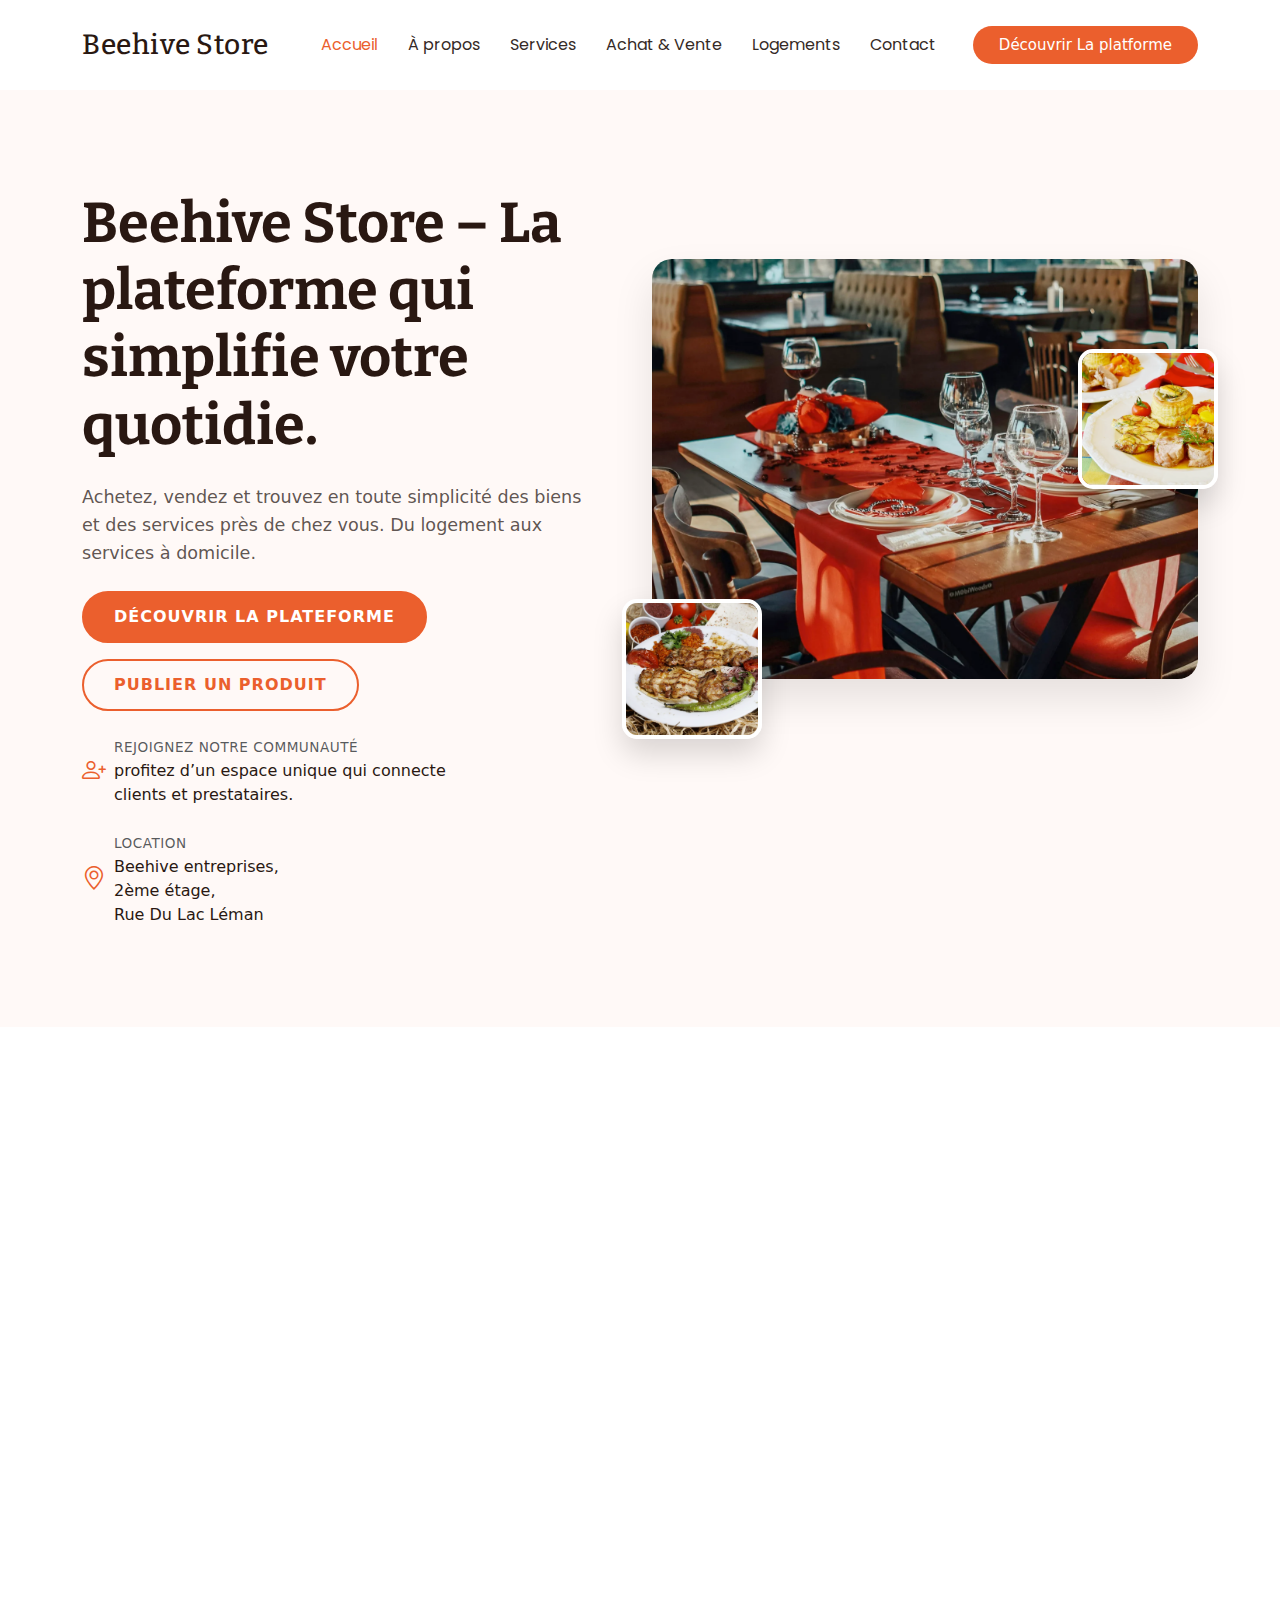
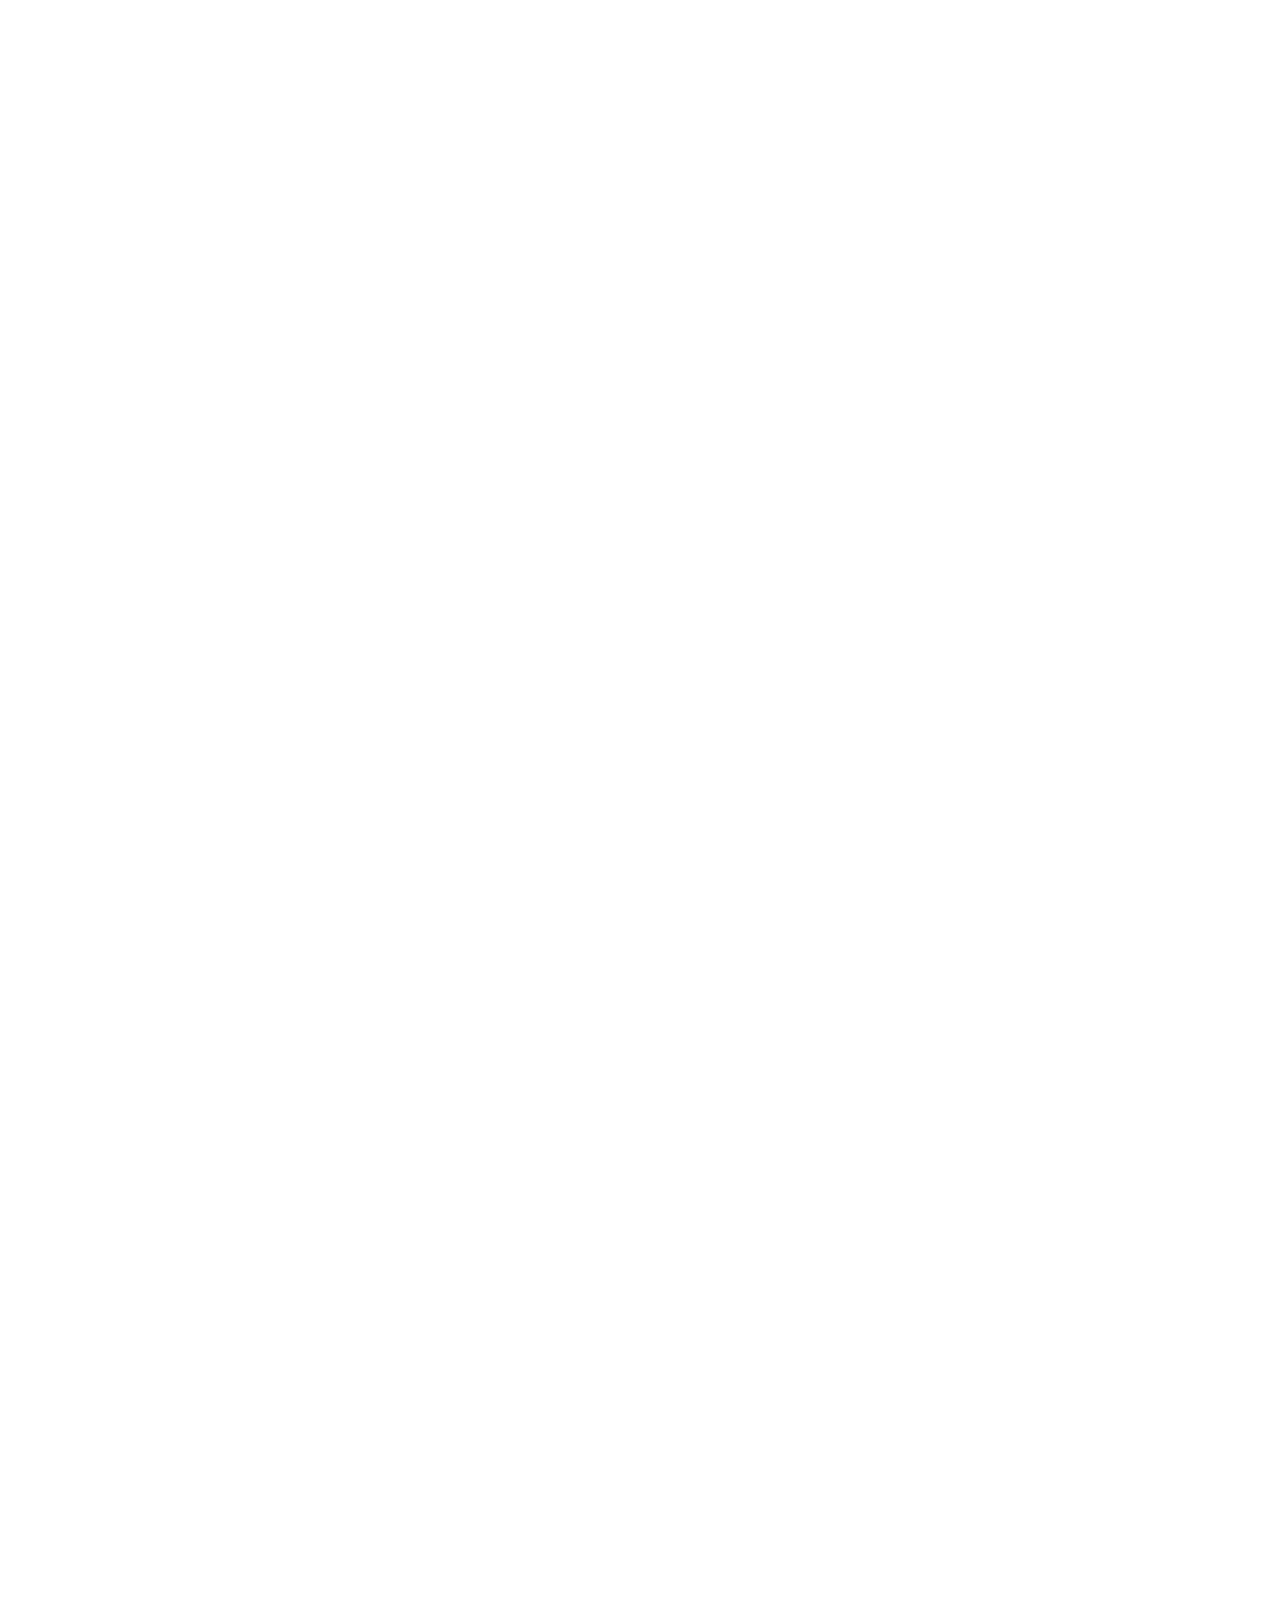
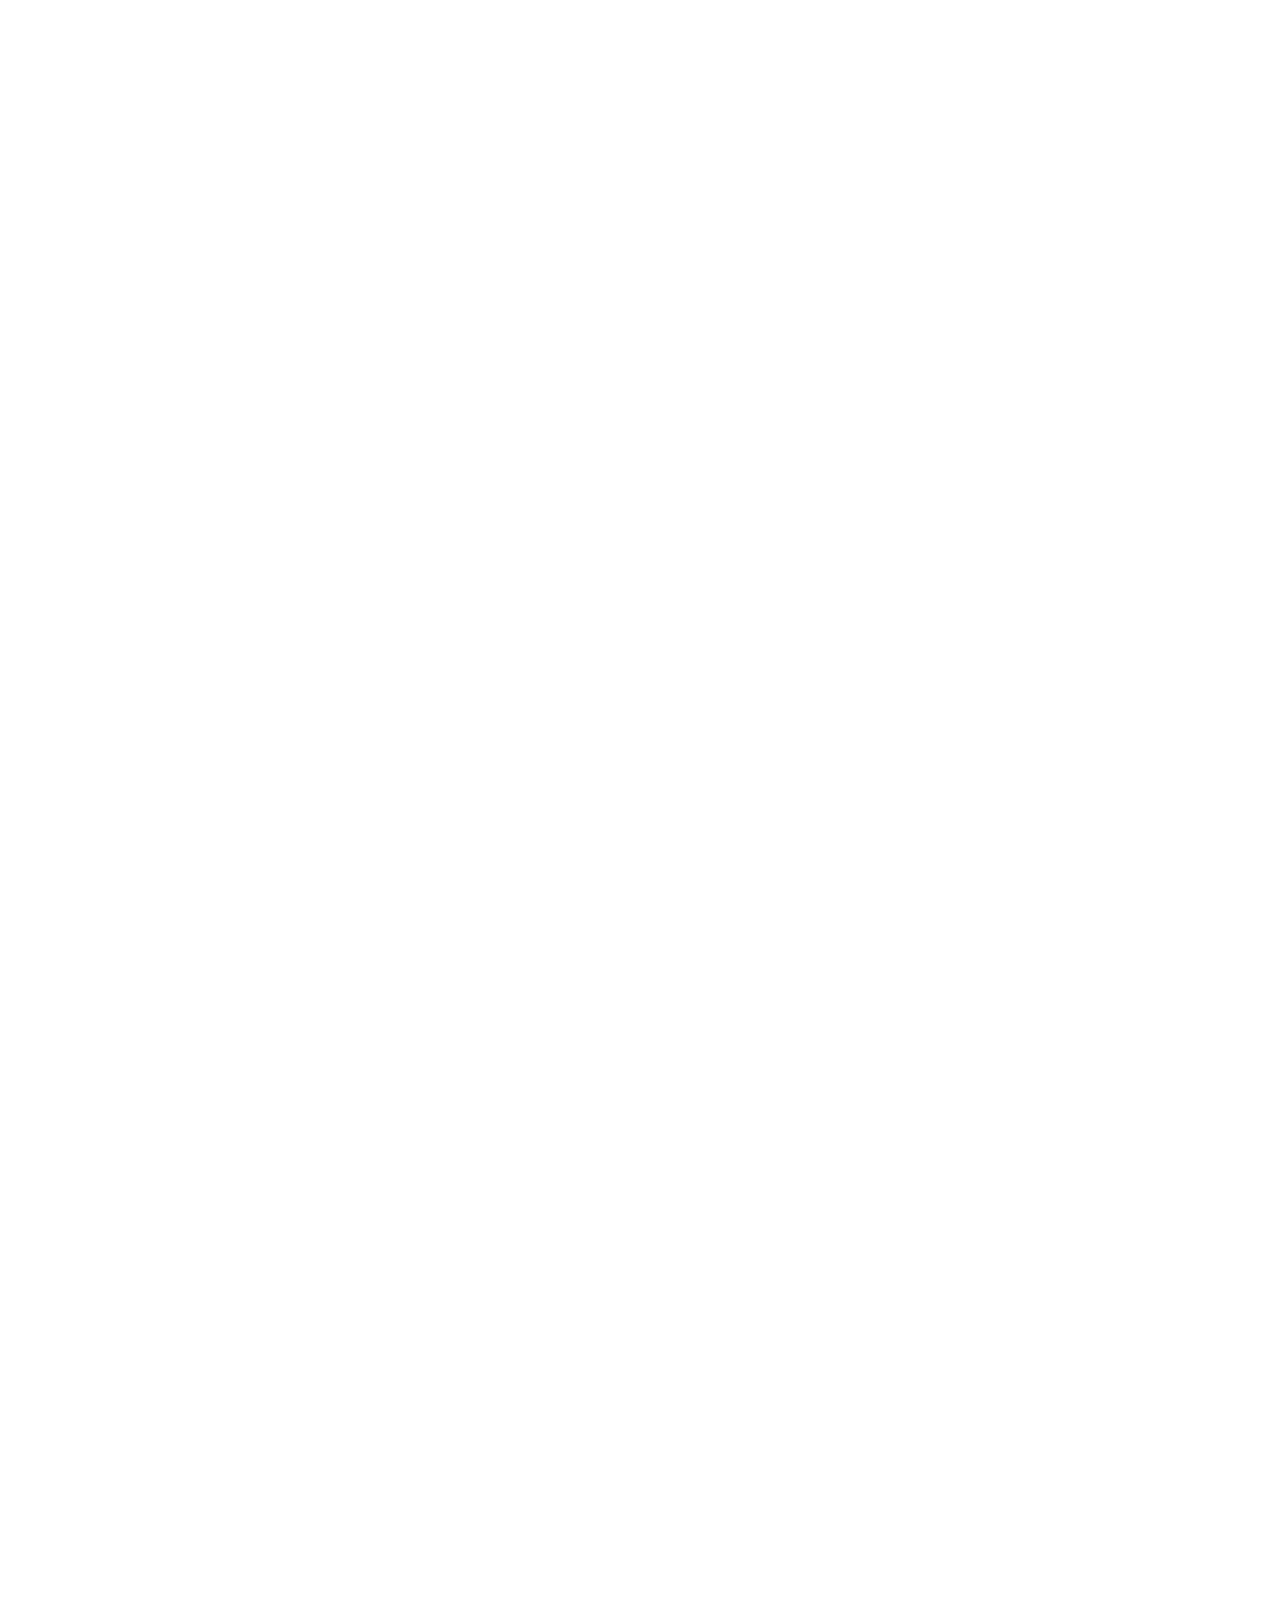
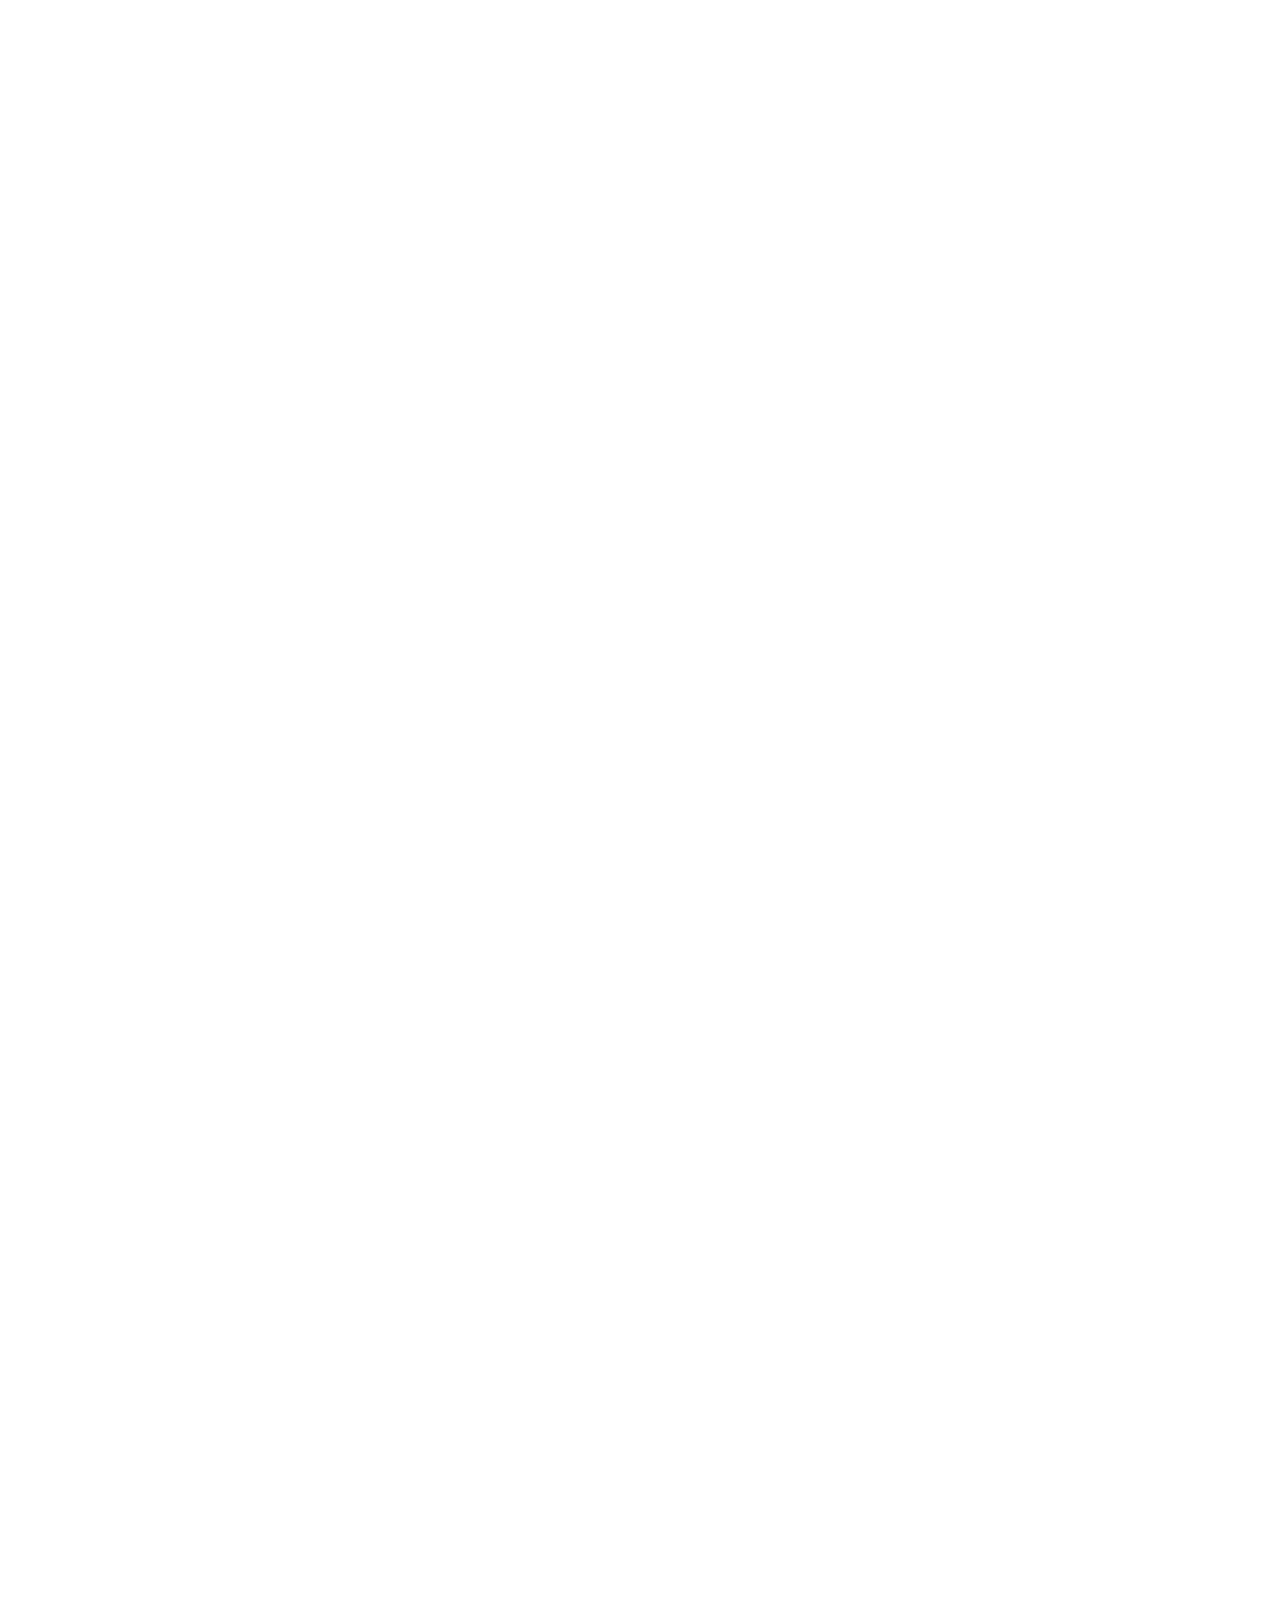
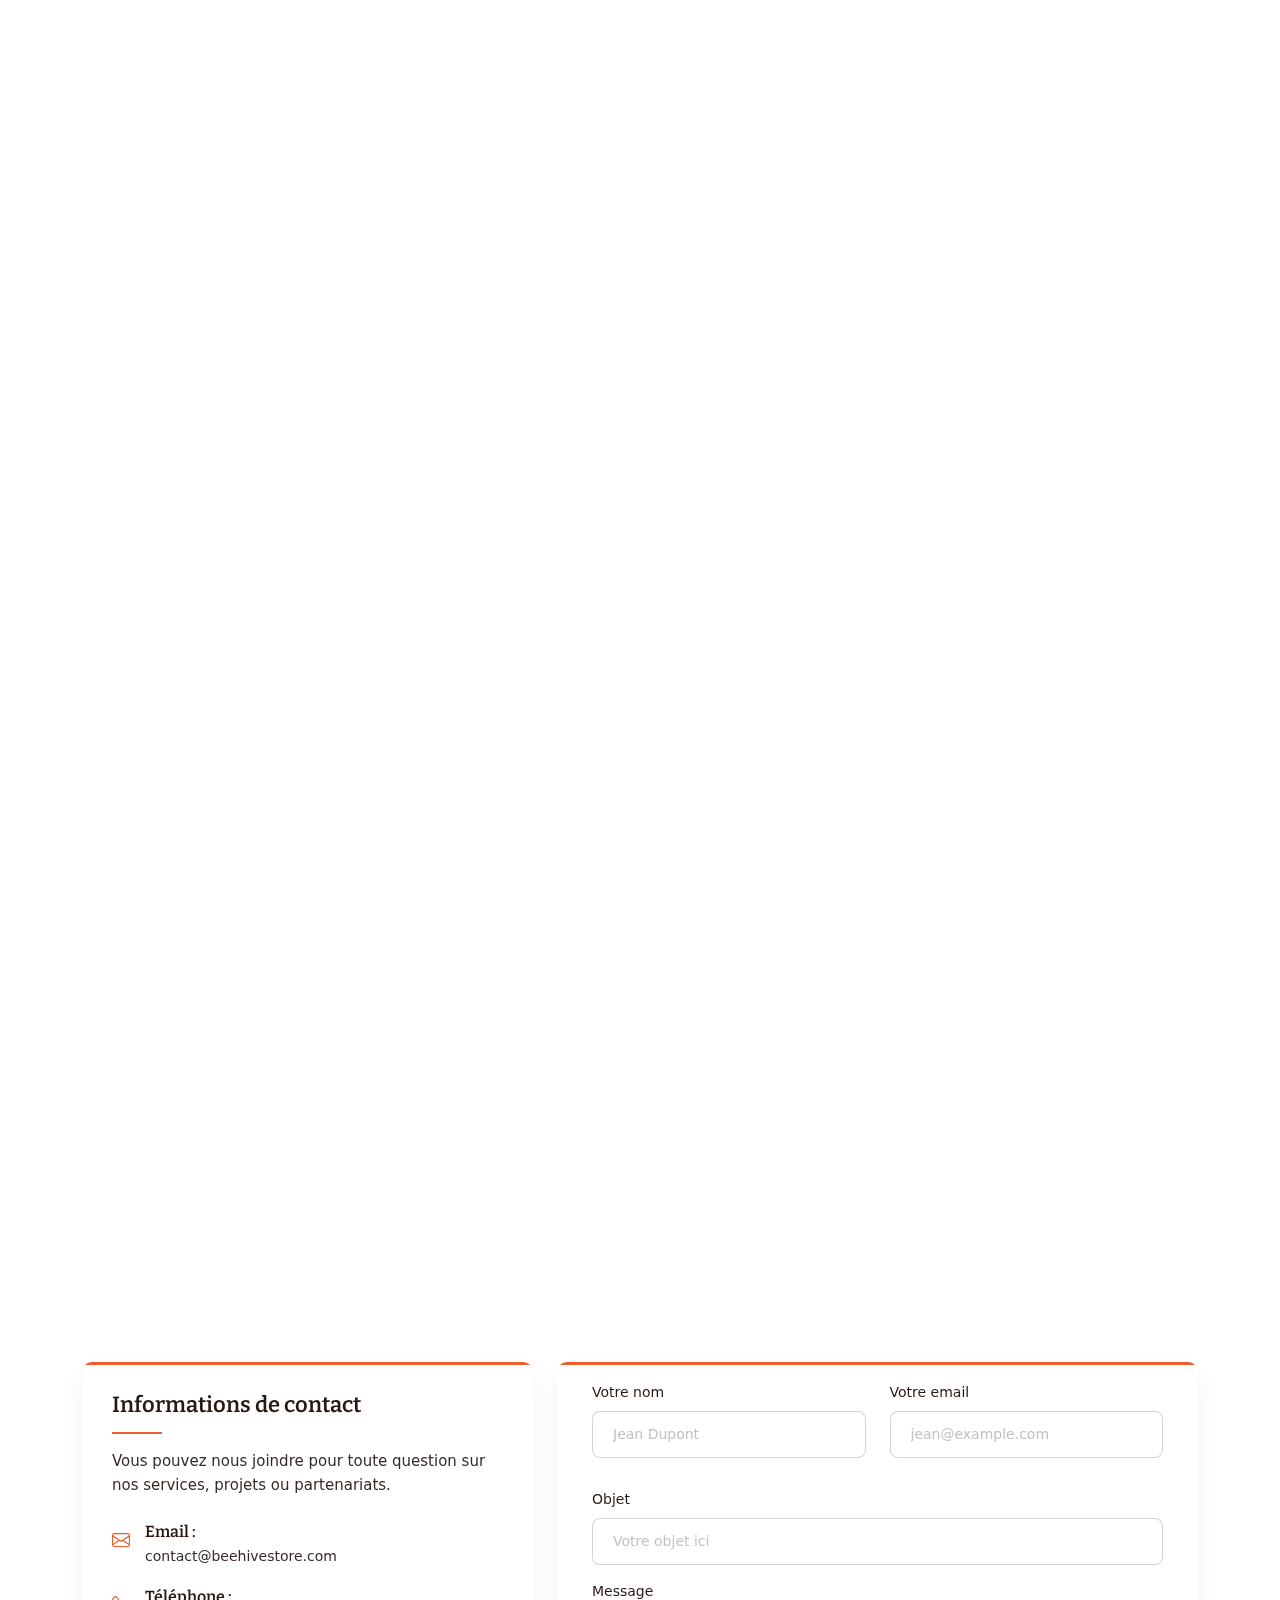
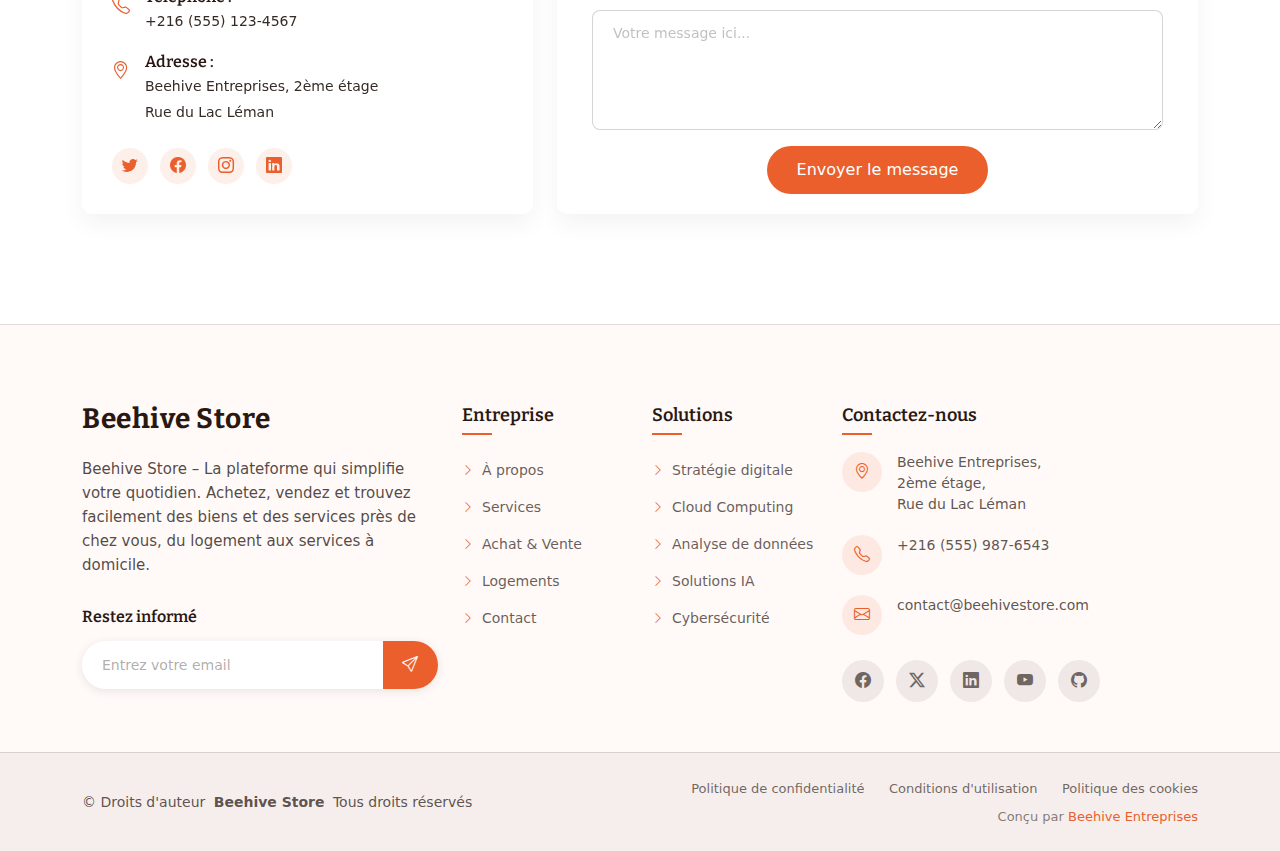
<file: index.html>
<!DOCTYPE html>
<html lang="en">

<head>
  <meta charset="utf-8">
  <meta content="width=device-width, initial-scale=1.0" name="viewport">
  <title>Beehive Store – Marketplace & Logements | Acheter, Vendre, Réserver</title>
  <meta name="description" content="">
  <meta name="keywords" content="">

  <!-- Favicons -->
  <link href="assets/img/logo.png" rel="icon">
  <link href="assets/img/beehive Store.png" rel="apple-touch-icon">

  <!-- Fonts -->
  <link href="https://fonts.googleapis.com" rel="preconnect">
  <link href="https://fonts.gstatic.com" rel="preconnect" crossorigin>
  <link
    href="https://fonts.googleapis.com/css2?family=Roboto:ital,wght@0,100;0,300;0,400;0,500;0,700;0,900;1,100;1,300;1,400;1,500;1,700;1,900&family=Poppins:ital,wght@0,100;0,200;0,300;0,400;0,500;0,600;0,700;0,800;0,900;1,100;1,200;1,300;1,400;1,500;1,600;1,700;1,800;1,900&family=Bitter:ital,wght@0,100;0,200;0,300;0,400;0,500;0,600;0,700;0,800;0,900;1,100;1,200;1,300;1,400;1,500;1,600;1,700;1,800;1,900&display=swap"
    rel="stylesheet">

  <!-- Vendor CSS Files -->
  <link href="assets/vendor/bootstrap/css/bootstrap.min.css" rel="stylesheet">
  <link href="assets/vendor/bootstrap-icons/bootstrap-icons.css" rel="stylesheet">
  <link href="assets/vendor/aos/aos.css" rel="stylesheet">
  <link href="assets/vendor/glightbox/css/glightbox.min.css" rel="stylesheet">

  <!-- Main CSS File -->
  <link href="assets/css/main.css" rel="stylesheet">


</head>

<body class="index-page">

  <header id="header" class="header d-flex align-items-center sticky-top">
    <div class="container position-relative d-flex align-items-center justify-content-between">

      <a href="index.html" class="logo d-flex align-items-center me-auto me-xl-0">
        <!-- Uncomment the line below if you also wish to use an image logo -->
        <!-- <img src="assets/img/logo.png" alt="" class="me-2"> -->
        <h1 class="sitename">Beehive Store</h1>
      </a>

      <nav id="navmenu" class="navmenu">
        <ul>
          <li><a href="#hero" class="active">Accueil</a></li>
          <li><a href="#about">À propos</a></li>
          <li><a href="#services">Services</a></li>
          <li><a href="#Achat&Vent">Achat & Vente</a></li>
          <li><a href="#logement">Logements</a></li>
          <!-- <li><a href="#events">Events</a></li> -->

          <li><a href="#contact">Contact</a></li>
        </ul>
        <i class="mobile-nav-toggle d-xl-none bi bi-list"></i>
      </nav>

      <a class="btn-getstarted d-none d-sm-block" href="#book-a-table">Découvrir La platforme</a>

    </div>
  </header>

  <main class="main">

    <!-- Hero Section -->
    <section id="hero" class="hero section light-background">

      <div class="container" data-aos="fade-up" data-aos-delay="100">

        <div class="hero-content">
          <div class="row align-items-center">

            <div class="col-lg-6" data-aos="fade-right" data-aos-delay="200">
              <div class="content">
                <h1 class="hero-title mb-4">Beehive Store – La plateforme qui simplifie votre quotidie.</h1>
                <p class="hero-subtitle mb-4"> Achetez, vendez et trouvez en toute simplicité des biens et des services
                  près de chez vous. Du logement aux services à domicile.</p>

                <div class="hero-actions d-flex flex-wrap gap-3 mb-4">
                  <a href="#book-a-table" class="btn btn-primary">Découvrir la plateforme</a>
                  <a href="#menu" class="btn btn-outline">Publier un produit</a>
                </div>

                <div class="hero-info d-flex flex-wrap align-items-center gap-4">
                  <div class="info-item d-flex align-items-center">
                    <i class="bi bi-person-plus me-2"></i>
                    <div>
                      <small class="text-muted">Rejoignez notre communauté </small>
                      <div class="fw-medium">profitez d’un espace unique qui connecte <br> clients et prestataires.
                      </div>
                    </div>
                  </div>
                  <div class="info-item d-flex align-items-center">
                    <i class="bi bi-geo-alt me-2"></i>
                    <div>
                      <small class="text-muted">Location</small>
                      <div class="fw-medium"> Beehive entreprises, <br> 2ème étage, <br>Rue Du Lac Léman</div>
                    </div>
                  </div>
                </div>
              </div>
            </div>

            <div class="col-lg-6" data-aos="fade-left" data-aos-delay="300">
              <div class="hero-images">
                <div class="main-image">
                  <img src="assets/img/restaurant/showcase-2.webp" alt="Signature Mediterranean Dish" class="img-fluid">
                </div>
                <div class="floating-images">
                  <div class="floating-image floating-image-1">
                    <img src="assets/img/restaurant/main-4.webp" alt="Grilled Seafood" class="img-fluid">
                  </div>
                  <div class="floating-image floating-image-2">
                    <img src="assets/img/restaurant/main-2.webp" alt="Mediterranean Dessert" class="img-fluid">
                  </div>
                </div>
              </div>
            </div>

          </div>
        </div>

      </div>

    </section><!-- /Hero Section -->

    <!-- About Section -->
    <section id="about" class="about section">

      <div class="container" data-aos="fade-up" data-aos-delay="100">

        <div class="row align-items-center">
          <div class="col-lg-6" data-aos="fade-right" data-aos-delay="200">
            <div class="about-image">
              <img src="assets/img/restaurant/chef-3.webp" alt="Executive Chef" class="img-fluid rounded">
              <div class="experience-badge">
                <span class="years">2+</span>
                <span class="text"> La plateforme qui simplifie <br> votre quotidien</span>
              </div>
            </div>
          </div>

          <div class="col-lg-6" data-aos="fade-left" data-aos-delay="300">
            <div class="about-content">
              <div class="section-header">
                <h2> Nos Mission</h2>
                <!-- <p class="subtitle">Crafting memorable dining experiences since 1999</p> -->
              </div>

              <div class="story-text">
                <p>Créer un espace digital qui rapproche les gens et rend la recherche de biens et de services plus
                  simple, plus rapide et plus sécurisée.</p>

                <!-- <p>Duis aute irure dolor in reprehenderit in voluptate velit esse cillum dolore eu fugiat nulla pariatur. Excepteur sint occaecat cupidatat non proident, sunt in culpa qui officia deserunt mollit anim id est laborum.</p> -->
              </div>
              <div class="section-header">
                <p class="subtitle">Ce que nous offrons :</p>


                <div class="chef-highlights">
                  <div class="row">
                    <div class="col-6">
                      <div class="highlight-item">
                        <i class="bi bi-award"></i>
                        <span>Une plateforme intuitive pour publier ou rechercher des annonces.</span>
                      </div>
                    </div>
                    <div class="col-6">
                      <div class="highlight-item">
                        <i class="bi bi-star"></i>
                        <span>Une diversité de catégories couvrant tous les besoins du quotidien.</span>
                      </div>
                    </div>
                    <div class="col-6">
                      <div class="highlight-item">
                        <i class="bi bi-star"></i>
                        <span>Une connexion directe entre prestataires et clients.</span>
                      </div>
                    </div>
                  </div>
                </div>
              </div>

              <div class="chef-quote py-4 text-center">
                <div class="section-header">
                  <h2 class="mb-4">Nos Valeurs</h2>
                  <div class="row justify-content-center g-4">
                    <div class="col-md-3 col-6">
                      <div class="highlight-item d-flex flex-column align-items-center">
                        <i class="bi bi-shield-check text-primary fs-2 mb-2"></i>
                        <cite>Confiance</cite>
                      </div>
                    </div>
                    <div class="col-md-3 col-6">
                      <div class="highlight-item d-flex flex-column align-items-center">
                        <i class="bi bi-universal-access-circle text-success fs-2 mb-2"></i>
                        <cite>Accessibilité</cite>
                      </div>
                    </div>
                    <div class="col-md-3 col-6">
                      <div class="highlight-item d-flex flex-column align-items-center">
                        <i class="bi bi-lightbulb text-warning fs-2 mb-2"></i>
                        <cite>Simplicité</cite>
                      </div>
                    </div>
                  </div>
                </div>
              </div>

              <div class="cta-buttons">
                <a href="#menu" class="btn btn-primary">Découvrir la plateforme</a>
                <a href="#book-a-table" class="btn btn-outline">Voir Plus</a>
              </div>
            </div>
          </div>
        </div>

        <!-- <div class="restaurant-gallery" data-aos="fade-up" data-aos-delay="400">
          <div class="row g-4">
            <div class="col-lg-4 col-md-6">
              <div class="gallery-item">
                <img src="assets/img/restaurant/showcase-2.webp" alt="Restaurant Interior" class="img-fluid rounded">
                <div class="gallery-caption">
                  <h4>Elegant Dining</h4>
                  <p>Sophisticated ambiance for every occasion</p>
                </div>
              </div>
            </div>

            <div class="col-lg-4 col-md-6">
              <div class="gallery-item">
                <img src="assets/img/restaurant/main-4.webp" alt="Signature Dish" class="img-fluid rounded">
                <div class="gallery-caption">
                  <h4>Signature Dishes</h4>
                  <p>Artfully crafted seasonal specialties</p>
                </div>
              </div>
            </div>

            <div class="col-lg-4 col-md-6">
              <div class="gallery-item">
                <img src="assets/img/restaurant/misc-7.webp" alt="Wine Selection" class="img-fluid rounded">
                <div class="gallery-caption">
                  <h4>Curated Wine</h4>
                  <p>Exceptional pairings from around the world</p>
                </div>
              </div>
            </div>
          </div>
        </div> -->

      </div>

    </section><!-- /About Section -->


    <!-- Services Gallery Section -->
    <section id="services" class="gallery section">

      <!-- Section Title -->
      <div class="container section-title" data-aos="fade-up">
        <h2>Nos Services</h2>
        <p>Explorez nos différents services avec un aperçu visuel interactif</p>
      </div><!-- End Section Title -->

      <div class="container" data-aos="fade-up" data-aos-delay="100">

        <div class="isotope-layout" data-default-filter="*" data-layout="masonry" data-sort="original-order">
          <ul class="gallery-filters isotope-filters" data-aos="fade-up" data-aos-delay="100">
            <li data-filter="*" class="filter-active"><i class="bi bi-grid  me-2"></i>Tous</li>
            <li data-filter=".filter-maison"><i class="bi bi-house-door me-2"></i>Maison & Bricolage</li>
            <li data-filter=".filter-homehelp"><i class="bi bi-person-hearts me-2"></i>Services à domicile</li>
            <li data-filter=".filter-transport"><i class="bi bi-truck me-2"></i>Transport & Livraison</li>
            <li data-filter=".filter-digital"><i class="bi bi-laptop me-2"></i>Professionnel & Digital</li>
          </ul><!-- End Filters -->

          <div class="row g-4 isotope-container" data-aos="fade-up" data-aos-delay="200">

            <!-- Maison & Bricolage -->
            <div class="col-lg-4 col-md-6 gallery-item isotope-item filter-maison">
              <div class="gallery-wrap">
                <img src="assets/img/services/plombier.webp" class="img-fluid" alt="Plomberie" loading="lazy">
                <div class="gallery-info">
                  <h4>Plomberie</h4>
                  <p>Installation et réparation de plomberie</p>
                  <div class="gallery-links">
                    <a href="assets/img/services/plombier.webp" class="glightbox" title="Plomberie"><i
                        class="bi bi-zoom-in"></i></a>
                  </div>
                </div>
              </div>
            </div>

            <div class="col-lg-4 col-md-6 gallery-item isotope-item filter-maison">
              <div class="gallery-wrap">
                <img src="assets/img/services/electricite.webp" class="img-fluid" alt="Électricité" loading="lazy">
                <div class="gallery-info">
                  <h4>Électricité</h4>
                  <p>Installation et maintenance électrique</p>
                  <div class="gallery-links">
                    <a href="assets/img/services/electricite.webp" class="glightbox" title="Électricité"><i
                        class="bi bi-zoom-in"></i></a>
                  </div>
                </div>
              </div>
            </div>

            <div class="col-lg-4 col-md-6 gallery-item isotope-item filter-homehelp">
              <div class="gallery-wrap">
                <img src="assets/img/services/nettoyage.webp" class="img-fluid" alt="Nettoyage" loading="lazy">
                <div class="gallery-info">
                  <h4>Nettoyage</h4>
                  <p>Service de nettoyage professionnel à domicile</p>
                  <div class="gallery-links">
                    <a href="assets/img/services/nettoyage.webp" class="glightbox" title="Nettoyage"><i
                        class="bi bi-zoom-in"></i></a>
                  </div>
                </div>
              </div>
            </div>

            <div class="col-lg-4 col-md-6 gallery-item isotope-item filter-homehelp">
              <div class="gallery-wrap">
                <img src="assets/img/services/garde-enfant.webp" class="img-fluid" alt="Garde d’enfant" loading="lazy">
                <div class="gallery-info">
                  <h4>Garde d’enfant</h4>
                  <p>Assistance et garde pour vos enfants à domicile</p>
                  <div class="gallery-links">
                    <a href="assets/img/services/garde-enfant.webp" class="glightbox" title="Garde d’enfant"><i
                        class="bi bi-zoom-in"></i></a>
                  </div>
                </div>
              </div>
            </div>

            <div class="col-lg-4 col-md-6 gallery-item isotope-item filter-transport">
              <div class="gallery-wrap">
                <img src="assets/img/services/transport.webp" class="img-fluid" alt="Transport" loading="lazy">
                <div class="gallery-info">
                  <h4>Transport</h4>
                  <p>Solutions de transport rapides et sécurisées</p>
                  <div class="gallery-links">
                    <a href="assets/img/services/transport.webp" class="glightbox" title="Transport"><i
                        class="bi bi-zoom-in"></i></a>
                  </div>
                </div>
              </div>
            </div>

            <div class="col-lg-4 col-md-6 gallery-item isotope-item filter-digital">
              <div class="gallery-wrap">
                <img src="assets/img/services/dev.webp" class="img-fluid" alt="Développement" loading="lazy">
                <div class="gallery-info">
                  <h4>Développement</h4>
                  <p>Solutions digitales et développement d’applications</p>
                  <div class="gallery-links">
                    <a href="assets/img/services/dev.webp" class="glightbox" title="Développement"><i
                        class="bi bi-zoom-in"></i></a>
                  </div>
                </div>
              </div>
            </div>

            <div class="col-lg-4 col-md-6 gallery-item isotope-item filter-digital">
              <div class="gallery-wrap">
                <img src="assets/img/services/marketing.webp" class="img-fluid" alt="Marketing" loading="lazy">
                <div class="gallery-info">
                  <h4>Marketing</h4>
                  <p>Stratégies marketing et communication digitale</p>
                  <div class="gallery-links">
                    <a href="assets/img/services/marketing.webp" class="glightbox" title="Marketing"><i
                        class="bi bi-zoom-in"></i></a>
                  </div>
                </div>
              </div>
            </div>

          </div><!-- End Gallery Container -->
        </div><!-- End Isotope Layout -->

      </div>
    </section><!-- /Services Gallery Section -->


    <!-- Beehive Store Section -->
    <section id="Achat&Vent" class="chefs section">

      <!-- Section Title -->
      <div class="container section-title" data-aos="fade-up">
        <h2> Vente et Achat</h2>
        <p>Avec Beehive Store, tout est pensé pour être simple et rapide :</p>
      </div><!-- End Section Title -->

      <div class="container" data-aos="fade-up" data-aos-delay="100">

        <div class="main-chef-section" data-aos="fade-up" data-aos-delay="200">
          <div class="row align-items-center">
            <div class="col-lg-6">
              <div class="chef-content">
                <div class="chef-badge">
                  <i class="bi bi-shop"></i>
                  <span>Beehive Store</span>
                </div>
                <h2>Comment ça fonctionne ?</h2>
                <div class="experience-years">
                  <span class="number">3</span>
                  <span class="text">Étapes Simples</span>
                </div>
                <p><strong>1. Publier une offre :</strong> Les prestataires ou vendeurs créent un compte, publient une
                  annonce détaillée (description, prix, localisation, disponibilité), et l’annonce est visible
                  instantanément par toute la communauté.</p>
                <p><strong>2. Rechercher un service ou un bien :</strong> Les clients utilisent le moteur de recherche
                  ou naviguent par catégories (logement, nettoyage, éducation, réparation…). Ils filtrent selon leurs
                  besoins et consultent les profils et avis des prestataires pour choisir en toute confiance.</p>
                <p><strong>3. Réserver facilement :</strong> Une fois le produit choisi, le client peut réserver
                  directement via la plateforme. Une confirmation est envoyée aux deux parties et la communication se
                  fait dans un espace sécurisé.</p>
              </div>
            </div>
            <div class="col-lg-6">
              <div class="chef-image-container" data-aos="zoom-in" data-aos-delay="300">
                <div class="image-frame">
                  <img src="assets/img/services/bee-hive-store.webp" class="img-fluid" alt="Beehive Store">

                </div>
              </div>
            </div>
          </div>
        </div>

        <!-- Étapes en grille -->
        <div class="team-grid" data-aos="fade-up" data-aos-delay="400">
          <div class="row g-4">
            <div class="col-lg-4 col-md-6">
              <div class="team-member" data-aos="flip-left" data-aos-delay="100">
                <div class="member-photo">
                  <img src="assets/img/services/publish.jpg" class="img-fluid" alt="Publier une offre">
                  <div class="overlay">
                    <div class="social-icons">
                      <i class="bi bi-plus-circle"></i>
                    </div>
                  </div>
                </div>
                <div class="member-info">
                  <h4>Publier une offre</h4>
                  <span class="position">Vendeur / Prestataire</span>
                  <p>Créez votre compte et publiez votre annonce détaillée pour la communauté.</p>
                </div>
              </div>
            </div>

            <div class="col-lg-4 col-md-6">
              <div class="team-member" data-aos="flip-left" data-aos-delay="150">
                <div class="member-photo">
                  <img src="assets/img/services/publish.webp" class="img-fluid" alt="Rechercher un service">
                  <div class="overlay">
                    <div class="social-icons">
                      <i class="bi bi-search"></i>
                    </div>
                  </div>
                </div>
                <div class="member-info">
                  <h4>Rechercher un service</h4>
                  <span class="position">Client</span>
                  <p>Utilisez le moteur de recherche ou naviguez par catégories et filtrez selon vos besoins.</p>
                </div>
              </div>
            </div>

            <div class="col-lg-4 col-md-6">
              <div class="team-member" data-aos="flip-left" data-aos-delay="200">
                <div class="member-photo">
                  <img src="assets/img/services/reserve.webp" class="img-fluid" alt="Réserver facilement">
                  <div class="overlay">
                    <div class="social-icons">
                      <i class="bi bi-check-circle"></i>
                    </div>
                  </div>
                </div>
                <div class="member-info">
                  <h4>Réserver facilement</h4>
                  <span class="position">Client & Vendeur</span>
                  <p>Réservez directement via la plateforme et suivez la communication dans un espace sécurisé.</p>
                </div>
              </div>
            </div>

          </div>
        </div>

      </div>
    </section><!-- /Beehive Store Section -->

    <!-- Beehive Store Logement Section -->
    <section id="logement" class="chefs section">

      <!-- Section Title -->
      <div class="container section-title" data-aos="fade-up">
        <h2> Logement</h2>
        <p>Que cherchez-vous ?</p>
      </div><!-- End Section Title -->

      <div class="container" data-aos="fade-up" data-aos-delay="100">

        <div class="main-chef-section" data-aos="fade-up" data-aos-delay="200">
          <div class="row align-items-center">
            <!-- Photo à gauche -->
            <div class="col-lg-6 order-lg-1 order-2">
              <div class="chef-image-container" data-aos="zoom-in" data-aos-delay="300">
                <div class="image-frame">
                  <img src="assets/img/services/lodge.jpg" class="img-fluid" alt="Logement Beehive Store">

                </div>
              </div>
            </div>

            <!-- Texte à droite -->
            <div class="col-lg-6 order-lg-2 order-1">
              <div class="chef-content">
                <div class="chef-badge">
                  <i class="bi bi-house-door"></i>
                  <span>Beehive Store Logement</span>
                </div>
                <h2>Options d'achat et de location</h2>
                <div class="experience-years">
                  <span class="number">4+</span>
                  <span class="text">Catégories Disponibles</span>
                </div>
                <p><strong>À acheter :</strong> appartements, maisons, terrains, résidences haut standing, logements
                  meublés ou non meublés.</p>
                <p><strong>À louer :</strong> studios, appartements, villas, chambres étudiantes ou maisons de vacances.
                </p>
                <p><strong>Courte durée :</strong> locations saisonnières et hébergements temporaires.</p>

              </div>
            </div>
          </div>
        </div>
        <div class="container section-title" data-aos="fade-up">
          <p><strong>Pourquoi choisir Beehive Store ?</strong></p>
        </div><!-- End Section Title -->
        <!-- Étapes ou services supplémentaires (optionnel) -->
        <div class="team-grid" data-aos="fade-up" data-aos-delay="400">
          <div class="row g-4">
            <div class="col-lg-4 col-md-6">
              <div class="team-member" data-aos="flip-left" data-aos-delay="100">
                <div class="member-photo">
                  <img src="assets/img/services/logment.webp" class="img-fluid" alt="Recherche logement">
                  <div class="overlay">
                    <div class="social-icons">
                      <i class="bi bi-search"></i>
                    </div>
                  </div>
                </div>
                <div class="member-info">
                  <h4>Recherche simplifiée</h4>
                  <span class="position">Filtrage rapide</span>
                  <p>Trouvez rapidement le logement idéal grâce à nos filtres avancés.</p>
                </div>
              </div>
            </div>

            <div class="col-lg-4 col-md-6">
              <div class="team-member" data-aos="flip-left" data-aos-delay="150">
                <div class="member-photo">
                  <img src="assets/img/services/FiltrageRapide.jpg" class="img-fluid" alt="Offres variées">
                  <div class="overlay">
                    <div class="social-icons">
                      <i class="bi bi-card-checklist"></i>
                    </div>
                  </div>
                </div>
                <div class="member-info">
                  <h4>Offres variées</h4>
                  <span class="position">Du simple au luxe</span>
                  <p>Des logements économiques aux résidences haut de gamme, tout est disponible.</p>
                </div>
              </div>
            </div>

            <div class="col-lg-4 col-md-6">
              <div class="team-member" data-aos="flip-left" data-aos-delay="200">
                <div class="member-photo">
                  <img src="assets/img/services/couture.webp" class="img-fluid" alt="Contact direct">
                  <div class="overlay">
                    <div class="social-icons">
                      <i class="bi bi-chat-dots"></i>
                    </div>
                  </div>
                </div>
                <div class="member-info">
                  <h4>Connexion directe</h4>
                  <span class="position">Sans intermédiaires</span>
                  <p>Contactez directement le vendeur ou le loueur de manière simple et sécurisée.</p>
                </div>
              </div>
            </div>

          </div>
        </div>

      </div>
    </section><!-- /Beehive Store Logement Section -->



 <!-- Section Logement -->
<section id="location" class="location section">

  <div class="container" data-aos="fade-up" data-aos-delay="100">

    <div class="row gy-5">
      <div class="col-lg-8" data-aos="fade-up" data-aos-delay="200">
        <div class="location-content">
          <div class="content-header">
            <h2>Nos Logements</h2>
            <p class="subtitle">Trouvez facilement le logement idéal grâce à Beehive Store</p>
          </div>

          <div class="map-wrapper">
            <iframe
              src="https://www.google.com/maps/embed?pb=!1m18!1m12!1m3!1d3282.684949335945!2d10.1812!3d36.8008!2m3!1f0!2f0!3f0!3m2!1i1024!2i768!4f13.1!3m3!1m2!1s0x12fd3380c1234567%3A0xabcdef123456789!2sBeehive%20Entreprises!5e0!3m2!1sfr!2sfr!4v1694345678901!5m2!1sfr!2sfr"
              width="100%" height="100%" style="border:0;" allowfullscreen="" loading="lazy"
              referrerpolicy="no-referrer-when-downgrade"></iframe>
            <div class="map-overlay">
              <div class="location-badge">
                <i class="bi bi-geo-alt"></i>
                <span>Nous sommes ici</span>
              </div>
            </div>
          </div>

          
        </div>
      </div>

      <div class="col-lg-4" data-aos="fade-up" data-aos-delay="250">
        <div class="contact-sidebar">
          <div class="contact-card">
            <div class="card-icon">
              <i class="bi bi-building"></i>
            </div>
            <h3>Adresse</h3>
            <p>Beehive Entreprises, 2ème étage<br>Rue du Lac Léman<br>Tunis, Tunisie</p>
          </div>

          <div class="contact-card" data-aos="fade-up" data-aos-delay="350">
            <div class="card-icon">
              <i class="bi bi-telephone-fill"></i>
            </div>
            <h3>Contact</h3>
            <p class="phone">+216 (555) 123-4567</p>
            <p class="note">Disponible du lundi au vendredi</p>
          </div>

          

          <div class="action-buttons" data-aos="fade-up" data-aos-delay="550">
            <a href="#contact" class="btn-primary">Nous Contacter</a>
            <a href="https://www.google.com/maps" target="_blank" class="btn-secondary">Itinéraire</a>
          </div>
        </div>
      </div>
    </div>

  </div>

</section><!-- /Section Logement -->


    <!-- Events Section -->
    <!-- <section id="events" class="events section">

      <div class="container" data-aos="fade-up" data-aos-delay="100">

        <div class="row align-items-center mb-5">
          <div class="col-lg-6" data-aos="fade-right" data-aos-delay="150">
            <div class="event-hero-content">
              <h2>Exceptional Events &amp; Private Dining</h2>
              <p>Sed ut perspiciatis unde omnis iste natus error sit voluptatem accusantium doloremque laudantium, totam rem aperiam, eaque ipsa quae ab illo inventore veritatis.</p>
              <div class="event-stats">
                <div class="stat-item">
                  <span class="stat-number">500+</span>
                  <span class="stat-label">Events Hosted</span>
                </div>
                <div class="stat-item">
                  <span class="stat-number">200</span>
                  <span class="stat-label">Max Capacity</span>
                </div>
              </div>
            </div>
          </div>
          <div class="col-lg-6" data-aos="fade-left" data-aos-delay="200">
            <div class="event-hero-image">
              <img src="assets/img/restaurant/event-2.webp" alt="Event Space" class="img-fluid">
              <div class="floating-card" data-aos="zoom-in" data-aos-delay="300">
                <i class="bi bi-calendar-check"></i>
                <span>Book Your Event Today</span>
              </div>
            </div>
          </div>
        </div>

        <div class="event-packages" data-aos="fade-up" data-aos-delay="200">
          <div class="section-header text-center mb-5">
            <h3>Choose Your Perfect Package</h3>
            <p>Ut enim ad minima veniam, quis nostrum exercitationem ullam corporis suscipit laboriosam</p>
          </div>

          <div class="row g-4">
            <div class="col-lg-4 col-md-6" data-aos="flip-up" data-aos-delay="250">
              <div class="package-card premium">
                <div class="package-header">
                  <div class="package-icon">
                    <i class="bi bi-gem"></i>
                  </div>
                  <h4>Premium Package</h4>
                  <div class="package-price">
                    <span class="price">$129</span>
                    <span class="per">per person</span>
                  </div>
                </div>
                <div class="package-features">
                  <ul>
                    <li><i class="bi bi-check-circle"></i> 5-course gourmet menu</li>
                    <li><i class="bi bi-check-circle"></i> Premium wine selection</li>
                    <li><i class="bi bi-check-circle"></i> Dedicated event coordinator</li>
                    <li><i class="bi bi-check-circle"></i> Custom table arrangements</li>
                    <li><i class="bi bi-check-circle"></i> Professional photography</li>
                  </ul>
                </div>
                <div class="package-capacity">30-80 guests</div>
              </div>
            </div>

            <div class="col-lg-4 col-md-6" data-aos="flip-up" data-aos-delay="300">
              <div class="package-card standard featured">
                <div class="popular-badge">Most Popular</div>
                <div class="package-header">
                  <div class="package-icon">
                    <i class="bi bi-star"></i>
                  </div>
                  <h4>Standard Package</h4>
                  <div class="package-price">
                    <span class="price">$89</span>
                    <span class="per">per person</span>
                  </div>
                </div>
                <div class="package-features">
                  <ul>
                    <li><i class="bi bi-check-circle"></i> 3-course dinner menu</li>
                    <li><i class="bi bi-check-circle"></i> Welcome cocktail hour</li>
                    <li><i class="bi bi-check-circle"></i> Event planning assistance</li>
                    <li><i class="bi bi-check-circle"></i> Audio/visual equipment</li>
                    <li><i class="bi bi-check-circle"></i> Complimentary parking</li>
                  </ul>
                </div>
                <div class="package-capacity">20-120 guests</div>
              </div>
            </div>

            <div class="col-lg-4 col-md-6" data-aos="flip-up" data-aos-delay="350">
              <div class="package-card essentials">
                <div class="package-header">
                  <div class="package-icon">
                    <i class="bi bi-heart"></i>
                  </div>
                  <h4>Essentials Package</h4>
                  <div class="package-price">
                    <span class="price">$59</span>
                    <span class="per">per person</span>
                  </div>
                </div>
                <div class="package-features">
                  <ul>
                    <li><i class="bi bi-check-circle"></i> Buffet style dinner</li>
                    <li><i class="bi bi-check-circle"></i> House wine &amp; beer</li>
                    <li><i class="bi bi-check-circle"></i> Basic decorations</li>
                    <li><i class="bi bi-check-circle"></i> Standard seating</li>
                    <li><i class="bi bi-check-circle"></i> 4-hour venue rental</li>
                  </ul>
                </div>
                <div class="package-capacity">15-60 guests</div>
              </div>
            </div>
          </div>
        </div>

        <div class="event-gallery-grid" data-aos="fade-up" data-aos-delay="200">
          <div class="row g-3">
            <div class="col-lg-3 col-md-6">
              <div class="gallery-item" data-aos="zoom-out" data-aos-delay="250">
                <img src="assets/img/restaurant/event-4.webp" alt="Corporate Event" class="img-fluid">
                <div class="gallery-overlay">
                  <span class="gallery-label">Corporate Events</span>
                </div>
              </div>
            </div>
            <div class="col-lg-6">
              <div class="gallery-item main-gallery" data-aos="zoom-out" data-aos-delay="300">
                <img src="assets/img/restaurant/event-6.webp" alt="Wedding Reception" class="img-fluid">
                <div class="gallery-overlay">
                  <span class="gallery-label">Wedding Receptions</span>
                </div>
              </div>
            </div>
            <div class="col-lg-3 col-md-6">
              <div class="gallery-item" data-aos="zoom-out" data-aos-delay="350">
                <img src="assets/img/restaurant/event-9.webp" alt="Birthday Party" class="img-fluid">
                <div class="gallery-overlay">
                  <span class="gallery-label">Birthday Celebrations</span>
                </div>
              </div>
            </div>
          </div>
        </div>

        <div class="booking-section" data-aos="fade-up" data-aos-delay="200">
          <div class="row">
            <div class="col-lg-6" data-aos="slide-right" data-aos-delay="250">
              <div class="booking-info">
                <h3>Plan Your Next Event</h3>
                <p>Nemo enim ipsam voluptatem quia voluptas sit aspernatur aut odit aut fugit, sed quia consequuntur magni dolores eos qui ratione voluptatem sequi nesciunt.</p>

                <div class="contact-methods">
                  <div class="contact-item">
                    <div class="contact-icon">
                      <i class="bi bi-telephone"></i>
                    </div>
                    <div class="contact-details">
                      <span class="contact-label">Call Us</span>
                      <span class="contact-value">+1 (555) 123-4567</span>
                    </div>
                  </div>
                  <div class="contact-item">
                    <div class="contact-icon">
                      <i class="bi bi-envelope"></i>
                    </div>
                    <div class="contact-details">
                      <span class="contact-label">Email</span>
                      <span class="contact-value">events@example.com</span>
                    </div>
                  </div>
                  <div class="contact-item">
                    <div class="contact-icon">
                      <i class="bi bi-clock"></i>
                    </div>
                    <div class="contact-details">
                      <span class="contact-label">Planning Hours</span>
                      <span class="contact-value">Mon-Fri 9AM-6PM</span>
                    </div>
                  </div>
                </div>
              </div>
            </div>
            <div class="col-lg-6" data-aos="slide-left" data-aos-delay="300">
              <div class="quick-booking-form">
                <form action="forms/event-booking.php" method="post" class="php-email-form">
                  <h4>Quick Event Inquiry</h4>
                  <div class="row">
                    <div class="col-md-6">
                      <input type="text" name="name" class="form-control" placeholder="Your Name" required="">
                    </div>
                    <div class="col-md-6">
                      <input type="email" name="email" class="form-control" placeholder="Your Email" required="">
                    </div>
                    <div class="col-md-6">
                      <input type="tel" name="phone" class="form-control" placeholder="Phone Number" required="">
                    </div>
                    <div class="col-md-6">
                      <input type="date" name="date" class="form-control" required="">
                    </div>
                    <div class="col-md-6">
                      <select name="guest_count" class="form-select" required="">
                        <option value="">Guest Count</option>
                        <option value="15-30">15-30 guests</option>
                        <option value="31-60">31-60 guests</option>
                        <option value="61-100">61-100 guests</option>
                        <option value="100+">100+ guests</option>
                      </select>
                    </div>
                    <div class="col-md-6">
                      <select name="event_type" class="form-select" required="">
                        <option value="">Event Type</option>
                        <option value="wedding">Wedding</option>
                        <option value="corporate">Corporate Event</option>
                        <option value="birthday">Birthday Party</option>
                        <option value="other">Other</option>
                      </select>
                    </div>
                    <div class="col-12">
                      <textarea name="message" rows="5" class="form-control" placeholder="Tell us about your event..."></textarea>
                    </div>
                    <div class="col-12">
                      <div class="loading">Loading</div>
                      <div class="error-message"></div>
                      <div class="sent-message">Your inquiry has been sent. We'll get back to you soon!</div>
                      <button type="submit" class="btn-submit">Send Inquiry</button>
                    </div>
                  </div>
                </form>
              </div>
            </div>
          </div>
        </div>

      </div>

    </section> -->
    <!-- /Events Section -->


   <!-- Section Contact -->
<section id="contact" class="contact section">
  <!-- Titre de la section -->
  <div class="container section-title" data-aos="fade-up">
    <h2>Contact</h2>
    <p>N’hésitez pas à nous contacter pour toute question ou demande d’information.</p>
  </div><!-- Fin du titre -->

  <div class="container">
    <div class="row">
      <div class="col-lg-5">
        <div class="contact-info">
          <div class="contact-card">
            <h3>Informations de contact</h3>
            <p>Vous pouvez nous joindre pour toute question sur nos services, projets ou partenariats.</p>

            <div class="contact-details">
              <div class="contact-item">
                <i class="bi bi-envelope"></i>
                <div>
                  <h4>Email :</h4>
                  <p>contact@beehivestore.com</p>
                </div>
              </div>

              <div class="contact-item">
                <i class="bi bi-telephone"></i>
                <div>
                  <h4>Téléphone :</h4>
                  <p>+216 (555) 123-4567</p>
                </div>
              </div>

              <div class="contact-item">
                <i class="bi bi-geo-alt"></i>
                <div>
                  <h4>Adresse :</h4>
                  <p>Beehive Entreprises, 2ème étage</p>
                  <p>Rue du Lac Léman</p>
                </div>
              </div>
            </div>

            <div class="social-links">
              <a href="#"><i class="bi bi-twitter"></i></a>
              <a href="#"><i class="bi bi-facebook"></i></a>
              <a href="#"><i class="bi bi-instagram"></i></a>
              <a href="#"><i class="bi bi-linkedin"></i></a>
            </div>
          </div>
        </div>
      </div>

      <div class="col-lg-7">
        <div class="contact-form-wrapper">
          <form action="forms/contact.php" method="post" class="php-email-form">
            <div class="row">
              <div class="col-md-6 form-group">
                <label for="name">Votre nom</label>
                <input type="text" name="name" class="form-control" id="name" placeholder="Jean Dupont" required="">
              </div>
              <div class="col-md-6 form-group mt-3 mt-md-0">
                <label for="email">Votre email</label>
                <input type="email" class="form-control" name="email" id="email" placeholder="jean@example.com"
                  required="">
              </div>
            </div>
            <div class="form-group mt-3">
              <label for="subject">Objet</label>
              <input type="text" class="form-control" name="subject" id="subject" placeholder="Votre objet ici"
                required="">
            </div>
            <div class="form-group mt-3">
              <label for="message">Message</label>
              <textarea class="form-control" name="message" rows="4" placeholder="Votre message ici..."
                required=""></textarea>
            </div>

            <div class="my-3">
              <div class="loading">Chargement</div>
              <div class="error-message"></div>
              <div class="sent-message">Votre message a été envoyé. Merci !</div>
            </div>

            <div class="text-center">
              <button type="submit">Envoyer le message</button>
            </div>
          </form>
        </div>
      </div>
    </div>
  </div>
</section><!-- /Section Contact -->

  </main>

  <footer id="footer" class="footer light-background">

  <div class="container">
    <div class="row gy-5">

      <div class="col-lg-4">
        <div class="footer-content">
          <a href="index.html" class="logo d-flex align-items-center mb-4">
            <span class="sitename">Beehive Store</span>
          </a>
          <p class="mb-4">Beehive Store – La plateforme qui simplifie votre quotidien.
            Achetez, vendez et trouvez facilement des biens et des services près de chez vous, du logement aux services à domicile.</p>

          <div class="newsletter-form">
            <h5>Restez informé</h5>
            <form action="forms/newsletter.php" method="post" class="php-email-form">
              <div class="input-group">
                <input type="email" name="email" class="form-control" placeholder="Entrez votre email" required="">
                <button type="submit" class="btn-subscribe">
                  <i class="bi bi-send"></i>
                </button>
              </div>
              <div class="loading">Chargement</div>
              <div class="error-message"></div>
              <div class="sent-message">Merci pour votre inscription !</div>
            </form>
          </div>
        </div>
      </div>

      <div class="col-lg-2 col-6">
        <div class="footer-links">
          <h4>Entreprise</h4>
          <ul>
            <li><a href="#"><i class="bi bi-chevron-right"></i> À propos</a></li>
            <li><a href="#"><i class="bi bi-chevron-right"></i> Services</a></li>
            <li><a href="#"><i class="bi bi-chevron-right"></i> Achat & Vente</a></li>
            <li><a href="#"><i class="bi bi-chevron-right"></i> Logements</a></li>
            <li><a href="#"><i class="bi bi-chevron-right"></i> Contact</a></li>
          </ul>
        </div>
      </div>

      <div class="col-lg-2 col-6">
        <div class="footer-links">
          <h4>Solutions</h4>
          <ul>
            <li><a href="#"><i class="bi bi-chevron-right"></i> Stratégie digitale</a></li>
            <li><a href="#"><i class="bi bi-chevron-right"></i> Cloud Computing</a></li>
            <li><a href="#"><i class="bi bi-chevron-right"></i> Analyse de données</a></li>
            <li><a href="#"><i class="bi bi-chevron-right"></i> Solutions IA</a></li>
            <li><a href="#"><i class="bi bi-chevron-right"></i> Cybersécurité</a></li>
          </ul>
        </div>
      </div>

      <div class="col-lg-4">
        <div class="footer-contact">
          <h4>Contactez-nous</h4>
          <div class="contact-item">
            <div class="contact-icon">
              <i class="bi bi-geo-alt"></i>
            </div>
            <div class="contact-info">
              <p>Beehive Entreprises,<br>2ème étage,<br>Rue du Lac Léman</p>
            </div>
          </div>

          <div class="contact-item">
            <div class="contact-icon">
              <i class="bi bi-telephone"></i>
            </div>
            <div class="contact-info">
              <p>+216 (555) 987-6543</p>
            </div>
          </div>

          <div class="contact-item">
            <div class="contact-icon">
              <i class="bi bi-envelope"></i>
            </div>
            <div class="contact-info">
              <p>contact@beehivestore.com</p>
            </div>
          </div>

          <div class="social-links">
            <a href="#"><i class="bi bi-facebook"></i></a>
            <a href="#"><i class="bi bi-twitter-x"></i></a>
            <a href="#"><i class="bi bi-linkedin"></i></a>
            <a href="#"><i class="bi bi-youtube"></i></a>
            <a href="#"><i class="bi bi-github"></i></a>
          </div>
        </div>
      </div>

    </div>
  </div>

  <div class="footer-bottom">
    <div class="container">
      <div class="row align-items-center">
        <div class="col-lg-6">
          <div class="copyright">
            <p>© <span>Droits d'auteur</span> <strong class="px-1 sitename">Beehive Store</strong> <span>Tous droits réservés</span></p>
          </div>
        </div>
        <div class="col-lg-6">
          <div class="footer-bottom-links">
            <a href="#">Politique de confidentialité</a>
            <a href="#">Conditions d'utilisation</a>
            <a href="#">Politique des cookies</a>
          </div>
          <div class="credits">
            Conçu par <a href="https://beehiveentreprises.com/">Beehive Entreprises</a>
          </div>
        </div>
      </div>
    </div>
  </div>

</footer>


  <!-- Scroll Top -->
  <a href="#" id="scroll-top" class="scroll-top d-flex align-items-center justify-content-center"><i
      class="bi bi-arrow-up-short"></i></a>

  <!-- Preloader -->
  <div id="preloader"></div>

  <!-- Vendor JS Files -->
  <script src="assets/vendor/bootstrap/js/bootstrap.bundle.min.js"></script>
  <script src="assets/vendor/php-email-form/validate.js"></script>
  <script src="assets/vendor/aos/aos.js"></script>
  <script src="assets/vendor/imagesloaded/imagesloaded.pkgd.min.js"></script>
  <script src="assets/vendor/isotope-layout/isotope.pkgd.min.js"></script>
  <script src="assets/vendor/glightbox/js/glightbox.min.js"></script>

  <!-- Main JS File -->
  <script src="assets/js/main.js"></script>

</body>

</html>
</file>
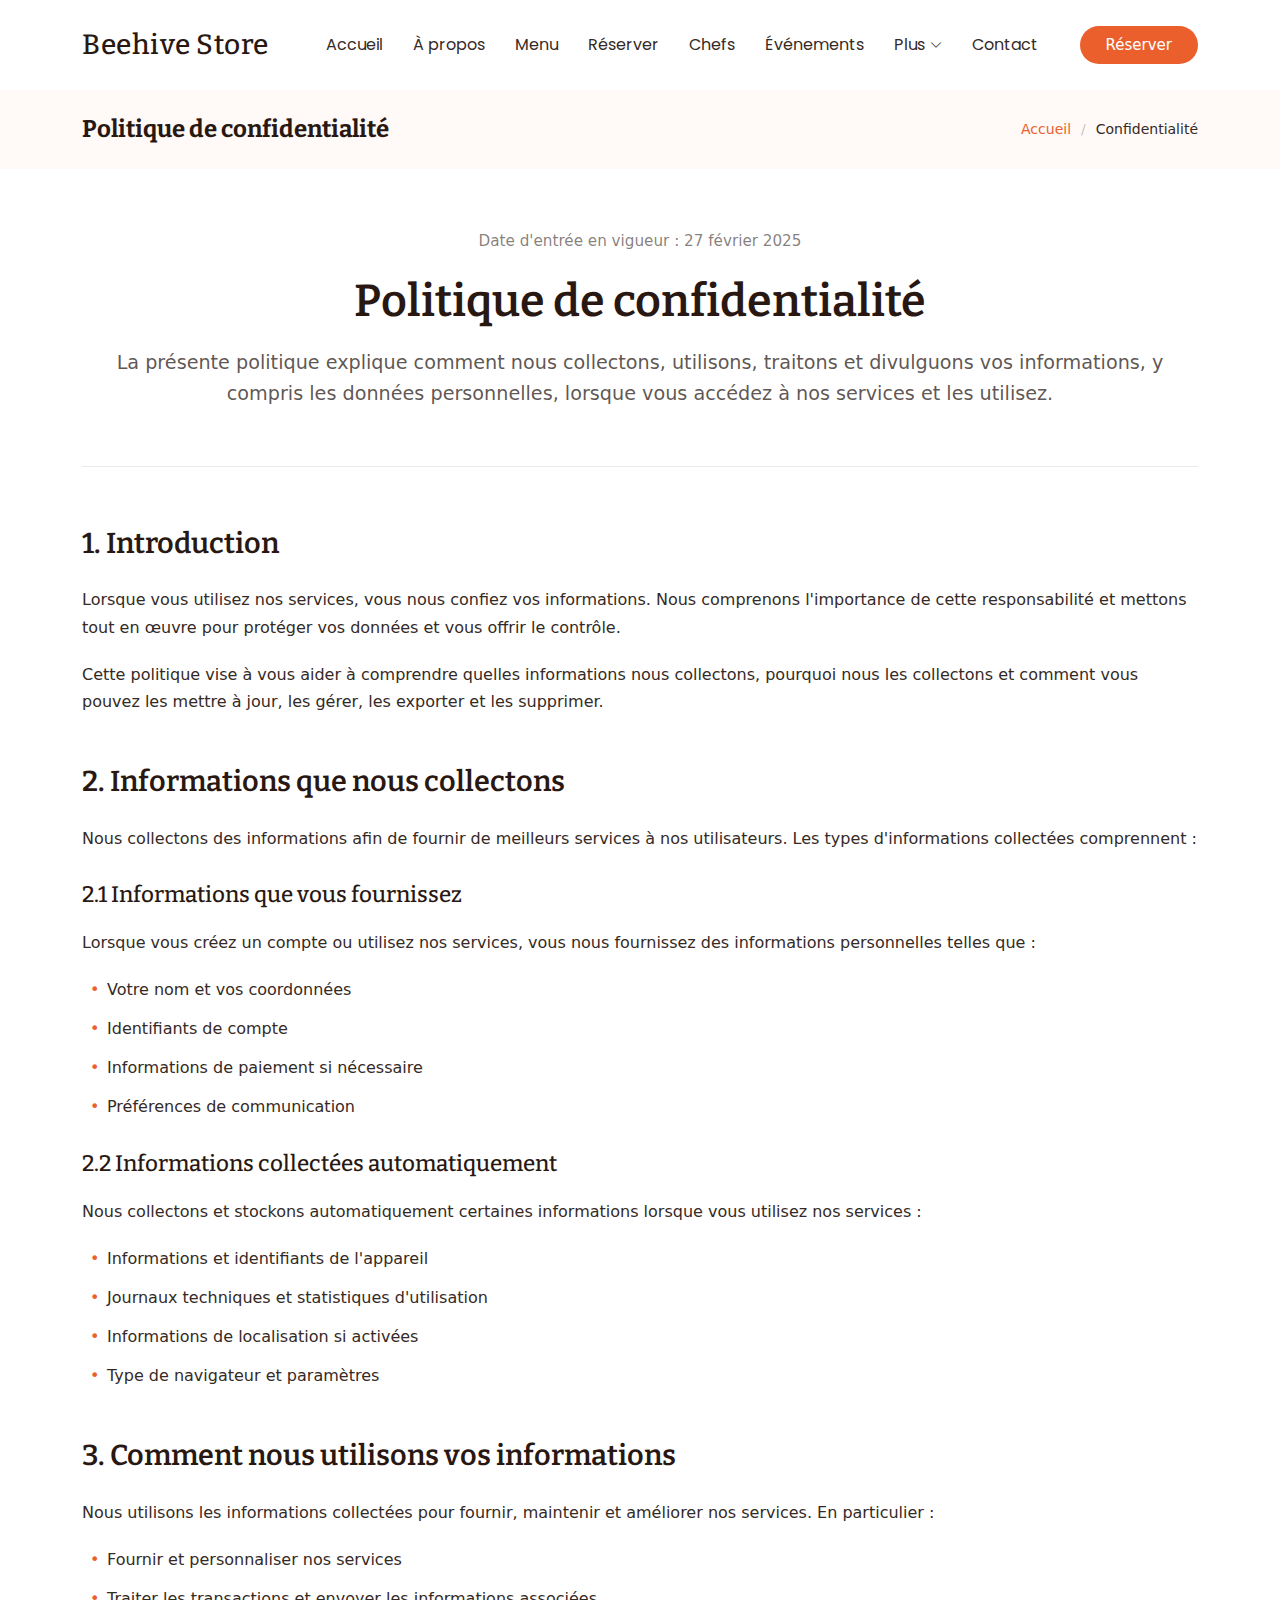
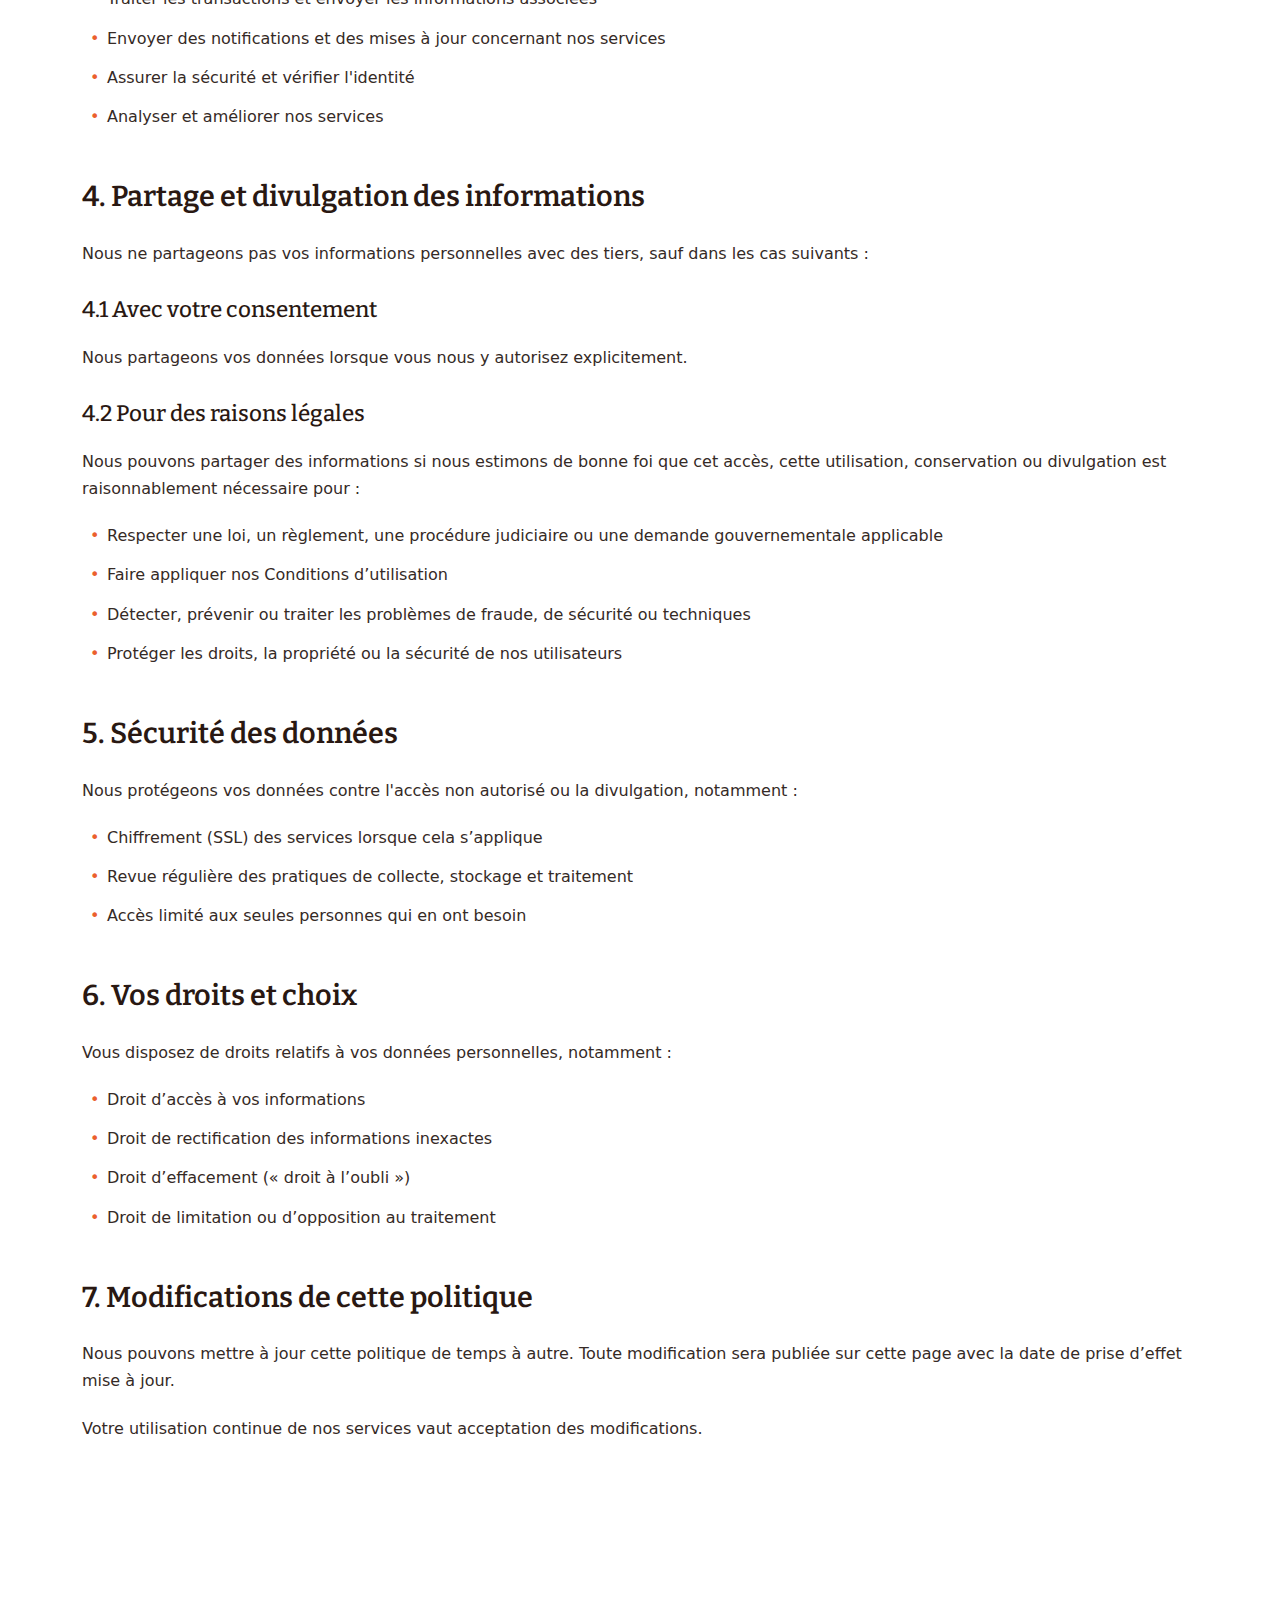
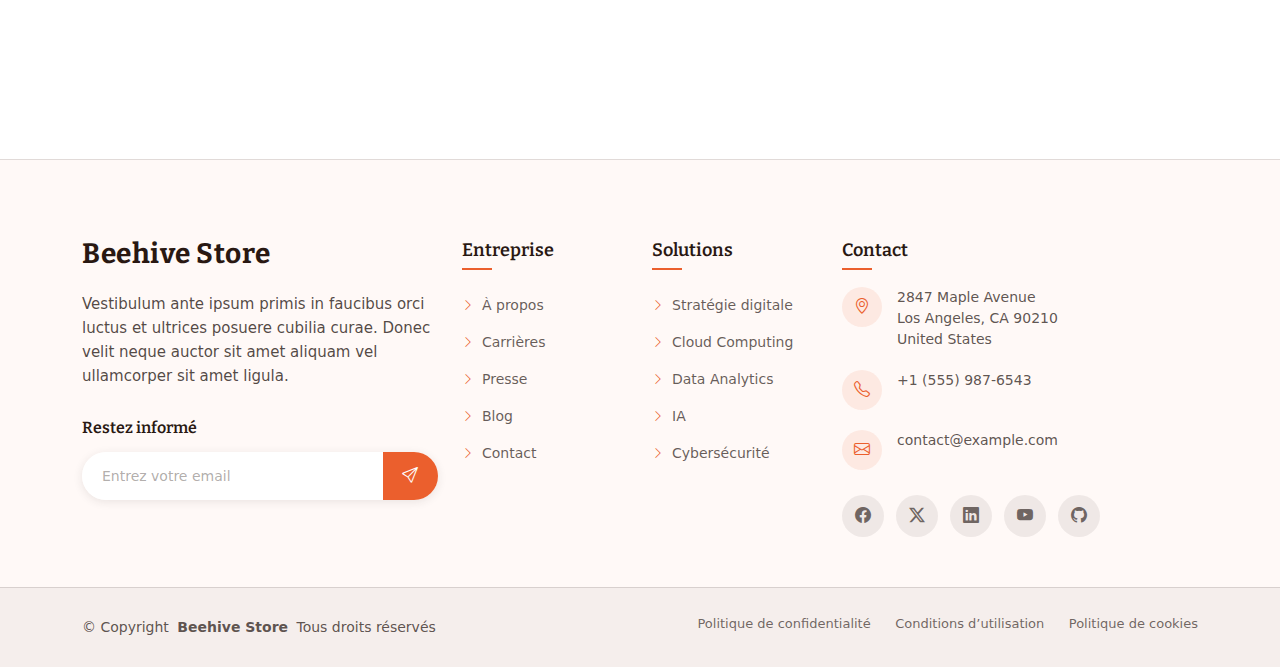
<file: privacy.html>
<!DOCTYPE html>
<html lang="fr">

<head>
  <meta charset="utf-8">
  <meta content="width=device-width, initial-scale=1.0" name="viewport">
  <title>Politique de confidentialité - Beehive Store</title>
  <meta name="description" content="Politique de confidentialité de Beehive Store">
  <meta name="keywords" content="confidentialité, politique, données personnelles">

  <!-- Favicons -->
  <link href="assets/img/favicon.png" rel="icon">
  <link href="assets/img/apple-touch-icon.png" rel="apple-touch-icon">

  <!-- Fonts -->
  <link href="https://fonts.googleapis.com" rel="preconnect">
  <link href="https://fonts.gstatic.com" rel="preconnect" crossorigin>
  <link href="https://fonts.googleapis.com/css2?family=Roboto:ital,wght@0,100;0,300;0,400;0,500;0,700;0,900;1,100;1,300;1,400;1,500;1,700;1,900&family=Poppins:ital,wght@0,100;0,200;0,300;0,400;0,500;0,600;0,700;0,800;0,900;1,100;1,200;1,300;1,400;1,500;1,600;1,700;1,800;1,900&family=Bitter:ital,wght@0,100;0,200;0,300;0,400;0,500;0,600;0,700;0,800;0,900;1,100;1,200;1,300;1,400;1,500;1,600;1,700;1,800;1,900&display=swap" rel="stylesheet">

  <!-- Vendor CSS Files -->
  <link href="assets/vendor/bootstrap/css/bootstrap.min.css" rel="stylesheet">
  <link href="assets/vendor/bootstrap-icons/bootstrap-icons.css" rel="stylesheet">
  <link href="assets/vendor/aos/aos.css" rel="stylesheet">
  <link href="assets/vendor/glightbox/css/glightbox.min.css" rel="stylesheet">

  <!-- Main CSS File -->
  <link href="assets/css/main.css" rel="stylesheet">

  <!-- =======================================================
  * Template Name: Savora
  * Template URL: https://bootstrapmade.com/savora-bootstrap-restaurant-template/
  * Updated: Jul 29 2025 with Bootstrap v5.3.7
  * Author: BootstrapMade.com
  * License: https://bootstrapmade.com/license/
  ======================================================== -->
</head>

<body class="privacy-page">

  <header id="header" class="header d-flex align-items-center sticky-top">
    <div class="container position-relative d-flex align-items-center justify-content-between">

      <a href="index.html" class="logo d-flex align-items-center me-auto me-xl-0">
        <!-- <img src="assets/img/logo.webp" alt=""> -->
        <h1 class="sitename">Beehive Store</h1>
      </a>

      <nav id="navmenu" class="navmenu">
        <ul>
          <li><a href="index.html#hero">Accueil</a></li>
          <li><a href="index.html#about">À propos</a></li>
          <li><a href="index.html#menu">Menu</a></li>
          <li><a href="index.html#book-a-table">Réserver</a></li>
          <li><a href="index.html#chefs">Chefs</a></li>
          <li><a href="index.html#events">Événements</a></li>
          <li class="dropdown"><a href="#"><span>Plus</span> <i class="bi bi-chevron-down toggle-dropdown"></i></a>
            <ul>
              <li><a href="#">Lien 1</a></li>
              <li class="dropdown"><a href="#"><span>Sous-menu</span> <i class="bi bi-chevron-down toggle-dropdown"></i></a>
                <ul>
                  <li><a href="#">Sous-lien 1</a></li>
                  <li><a href="#">Sous-lien 2</a></li>
                  <li><a href="#">Sous-lien 3</a></li>
                  <li><a href="#">Sous-lien 4</a></li>
                  <li><a href="#">Sous-lien 5</a></li>
                </ul>
              </li>
              <li><a href="#">Lien 2</a></li>
              <li><a href="#">Lien 3</a></li>
              <li><a href="#">Lien 4</a></li>
            </ul>
          </li>
          <li><a href="index.html#contact">Contact</a></li>
        </ul>
        <i class="mobile-nav-toggle d-xl-none bi bi-list"></i>
      </nav>

      <a class="btn-getstarted d-none d-sm-block" href="index.html#book-a-table">Réserver</a>

    </div>
  </header>

  <main class="main">

    <!-- Page Title -->
    <div class="page-title light-background">
      <div class="container d-lg-flex justify-content-between align-items-center">
        <h1 class="mb-2 mb-lg-0">Politique de confidentialité</h1>
        <nav class="breadcrumbs">
          <ol>
            <li><a href="index.html">Accueil</a></li>
            <li class="current">Confidentialité</li>
          </ol>
        </nav>
      </div>
    </div><!-- End Page Title -->

    <!-- Privacy Section -->
    <section id="privacy" class="privacy section">

      <div class="container" data-aos="fade-up">
        <!-- Header -->
        <div class="privacy-header" data-aos="fade-up">
          <div class="header-content">
            <div class="last-updated">Date d'entrée en vigueur : 27 février 2025</div>
            <h1>Politique de confidentialité</h1>
            <p class="intro-text">La présente politique explique comment nous collectons, utilisons, traitons et divulguons vos informations, y compris les données personnelles, lorsque vous accédez à nos services et les utilisez.</p>
          </div>
        </div>

        <!-- Main Content -->
        <div class="privacy-content" data-aos="fade-up">
          <!-- Introduction -->
          <div class="content-section">
            <h2>1. Introduction</h2>
            <p>Lorsque vous utilisez nos services, vous nous confiez vos informations. Nous comprenons l'importance de cette responsabilité et mettons tout en œuvre pour protéger vos données et vous offrir le contrôle.</p>
            <p>Cette politique vise à vous aider à comprendre quelles informations nous collectons, pourquoi nous les collectons et comment vous pouvez les mettre à jour, les gérer, les exporter et les supprimer.</p>
          </div>

          <!-- Information Collection -->
          <div class="content-section">
            <h2>2. Informations que nous collectons</h2>
            <p>Nous collectons des informations afin de fournir de meilleurs services à nos utilisateurs. Les types d'informations collectées comprennent :</p>

            <h3>2.1 Informations que vous fournissez</h3>
            <p>Lorsque vous créez un compte ou utilisez nos services, vous nous fournissez des informations personnelles telles que :</p>
            <ul>
              <li>Votre nom et vos coordonnées</li>
              <li>Identifiants de compte</li>
              <li>Informations de paiement si nécessaire</li>
              <li>Préférences de communication</li>
            </ul>

            <h3>2.2 Informations collectées automatiquement</h3>
            <p>Nous collectons et stockons automatiquement certaines informations lorsque vous utilisez nos services :</p>
            <ul>
              <li>Informations et identifiants de l'appareil</li>
              <li>Journaux techniques et statistiques d'utilisation</li>
              <li>Informations de localisation si activées</li>
              <li>Type de navigateur et paramètres</li>
            </ul>
          </div>

          <!-- Use of Information -->
          <div class="content-section">
            <h2>3. Comment nous utilisons vos informations</h2>
            <p>Nous utilisons les informations collectées pour fournir, maintenir et améliorer nos services. En particulier :</p>
            <ul>
              <li>Fournir et personnaliser nos services</li>
              <li>Traiter les transactions et envoyer les informations associées</li>
              <li>Envoyer des notifications et des mises à jour concernant nos services</li>
              <li>Assurer la sécurité et vérifier l'identité</li>
              <li>Analyser et améliorer nos services</li>
            </ul>
          </div>

          <!-- Information Sharing -->
          <div class="content-section">
            <h2>4. Partage et divulgation des informations</h2>
            <p>Nous ne partageons pas vos informations personnelles avec des tiers, sauf dans les cas suivants :</p>

            <h3>4.1 Avec votre consentement</h3>
            <p>Nous partageons vos données lorsque vous nous y autorisez explicitement.</p>

            <h3>4.2 Pour des raisons légales</h3>
            <p>Nous pouvons partager des informations si nous estimons de bonne foi que cet accès, cette utilisation, conservation ou divulgation est raisonnablement nécessaire pour :</p>
            <ul>
              <li>Respecter une loi, un règlement, une procédure judiciaire ou une demande gouvernementale applicable</li>
              <li>Faire appliquer nos Conditions d’utilisation</li>
              <li>Détecter, prévenir ou traiter les problèmes de fraude, de sécurité ou techniques</li>
              <li>Protéger les droits, la propriété ou la sécurité de nos utilisateurs</li>
            </ul>
          </div>

          <!-- Data Security -->
          <div class="content-section">
            <h2>5. Sécurité des données</h2>
            <p>Nous protégeons vos données contre l'accès non autorisé ou la divulgation, notamment :</p>
            <ul>
              <li>Chiffrement (SSL) des services lorsque cela s’applique</li>
              <li>Revue régulière des pratiques de collecte, stockage et traitement</li>
              <li>Accès limité aux seules personnes qui en ont besoin</li>
            </ul>
          </div>

          <!-- Your Rights -->
          <div class="content-section">
            <h2>6. Vos droits et choix</h2>
            <p>Vous disposez de droits relatifs à vos données personnelles, notamment :</p>
            <ul>
              <li>Droit d’accès à vos informations</li>
              <li>Droit de rectification des informations inexactes</li>
              <li>Droit d’effacement (« droit à l’oubli »)</li>
              <li>Droit de limitation ou d’opposition au traitement</li>
            </ul>
          </div>

          <!-- Policy Updates -->
          <div class="content-section">
            <h2>7. Modifications de cette politique</h2>
            <p>Nous pouvons mettre à jour cette politique de temps à autre. Toute modification sera publiée sur cette page avec la date de prise d’effet mise à jour.</p>
            <p>Votre utilisation continue de nos services vaut acceptation des modifications.</p>
          </div>
        </div>

        <!-- Contact Section -->
        <div class="privacy-contact" data-aos="fade-up">
          <h2>Contact</h2>
          <p>Pour toute question relative à cette politique ou à nos pratiques :</p>
          <div class="contact-details">
            <p><strong>Email :</strong> privacy@example.com</p>
            <p><strong>Adresse :</strong> 123 Privacy Street, Security City, 12345</p>
          </div>
        </div>

      </div>

    </section><!-- /Privacy Section -->

  </main>

  <footer id="footer" class="footer light-background">

    <div class="container">
      <div class="row gy-5">

        <div class="col-lg-4">
          <div class="footer-content">
            <a href="index.html" class="logo d-flex align-items-center mb-4">
              <span class="sitename">Beehive Store</span>
            </a>
            <p class="mb-4">Vestibulum ante ipsum primis in faucibus orci luctus et ultrices posuere cubilia curae. Donec velit neque auctor sit amet aliquam vel ullamcorper sit amet ligula.</p>

            <div class="newsletter-form">
              <h5>Restez informé</h5>
              <form action="forms/newsletter.php" method="post" class="php-email-form">
                <div class="input-group">
                  <input type="email" name="email" class="form-control" placeholder="Entrez votre email" required>
                  <button type="submit" class="btn-subscribe">
                    <i class="bi bi-send"></i>
                  </button>
                </div>
                <div class="loading">Envoi…</div>
                <div class="error-message"></div>
                <div class="sent-message">Merci pour votre inscription !</div>
              </form>
            </div>
          </div>
        </div>

        <div class="col-lg-2 col-6">
          <div class="footer-links">
            <h4>Entreprise</h4>
            <ul>
              <li><a href="#"><i class="bi bi-chevron-right"></i> À propos</a></li>
              <li><a href="#"><i class="bi bi-chevron-right"></i> Carrières</a></li>
              <li><a href="#"><i class="bi bi-chevron-right"></i> Presse</a></li>
              <li><a href="#"><i class="bi bi-chevron-right"></i> Blog</a></li>
              <li><a href="#"><i class="bi bi-chevron-right"></i> Contact</a></li>
            </ul>
          </div>
        </div>

        <div class="col-lg-2 col-6">
          <div class="footer-links">
            <h4>Solutions</h4>
            <ul>
              <li><a href="#"><i class="bi bi-chevron-right"></i> Stratégie digitale</a></li>
              <li><a href="#"><i class="bi bi-chevron-right"></i> Cloud Computing</a></li>
              <li><a href="#"><i class="bi bi-chevron-right"></i> Data Analytics</a></li>
              <li><a href="#"><i class="bi bi-chevron-right"></i> IA</a></li>
              <li><a href="#"><i class="bi bi-chevron-right"></i> Cybersécurité</a></li>
            </ul>
          </div>
        </div>

        <div class="col-lg-4">
          <div class="footer-contact">
            <h4>Contact</h4>
            <div class="contact-item">
              <div class="contact-icon">
                <i class="bi bi-geo-alt"></i>
              </div>
              <div class="contact-info">
                <p>2847 Maple Avenue<br>Los Angeles, CA 90210<br>United States</p>
              </div>
            </div>

            <div class="contact-item">
              <div class="contact-icon">
                <i class="bi bi-telephone"></i>
              </div>
              <div class="contact-info">
                <p>+1 (555) 987-6543</p>
              </div>
            </div>

            <div class="contact-item">
              <div class="contact-icon">
                <i class="bi bi-envelope"></i>
              </div>
              <div class="contact-info">
                <p>contact@example.com</p>
              </div>
            </div>

            <div class="social-links">
              <a href="#"><i class="bi bi-facebook"></i></a>
              <a href="#"><i class="bi bi-twitter-x"></i></a>
              <a href="#"><i class="bi bi-linkedin"></i></a>
              <a href="#"><i class="bi bi-youtube"></i></a>
              <a href="#"><i class="bi bi-github"></i></a>
            </div>
          </div>
        </div>

      </div>
    </div>

    <div class="footer-bottom">
      <div class="container">
        <div class="row align-items-center">
          <div class="col-lg-6">
            <div class="copyright">
              <p>© <span>Copyright</span> <strong class="px-1 sitename">Beehive Store</strong> <span>Tous droits réservés</span></p>
            </div>
          </div>
          <div class="col-lg-6">
            <div class="footer-bottom-links">
              <a href="privacy.html">Politique de confidentialité</a>
              <a href="terms.html">Conditions d’utilisation</a>
              <a href="#">Politique de cookies</a>
            </div>
            
          </div>
        </div>
      </div>
    </div>

  </footer>

  <!-- Scroll Top -->
  <a href="#" id="scroll-top" class="scroll-top d-flex align-items-center justify-content-center"><i class="bi bi-arrow-up-short"></i></a>

  <!-- Preloader -->
  <div id="preloader"></div>

  <!-- Vendor JS Files -->
  <script src="assets/vendor/bootstrap/js/bootstrap.bundle.min.js"></script>
  <script src="assets/vendor/php-email-form/validate.js"></script>
  <script src="assets/vendor/aos/aos.js"></script>
  <script src="assets/vendor/imagesloaded/imagesloaded.pkgd.min.js"></script>
  <script src="assets/vendor/isotope-layout/isotope.pkgd.min.js"></script>
  <script src="assets/vendor/glightbox/js/glightbox.min.js"></script>

  <!-- Main JS File -->
  <script src="assets/js/main.js"></script>

</body>

</html>
</file>
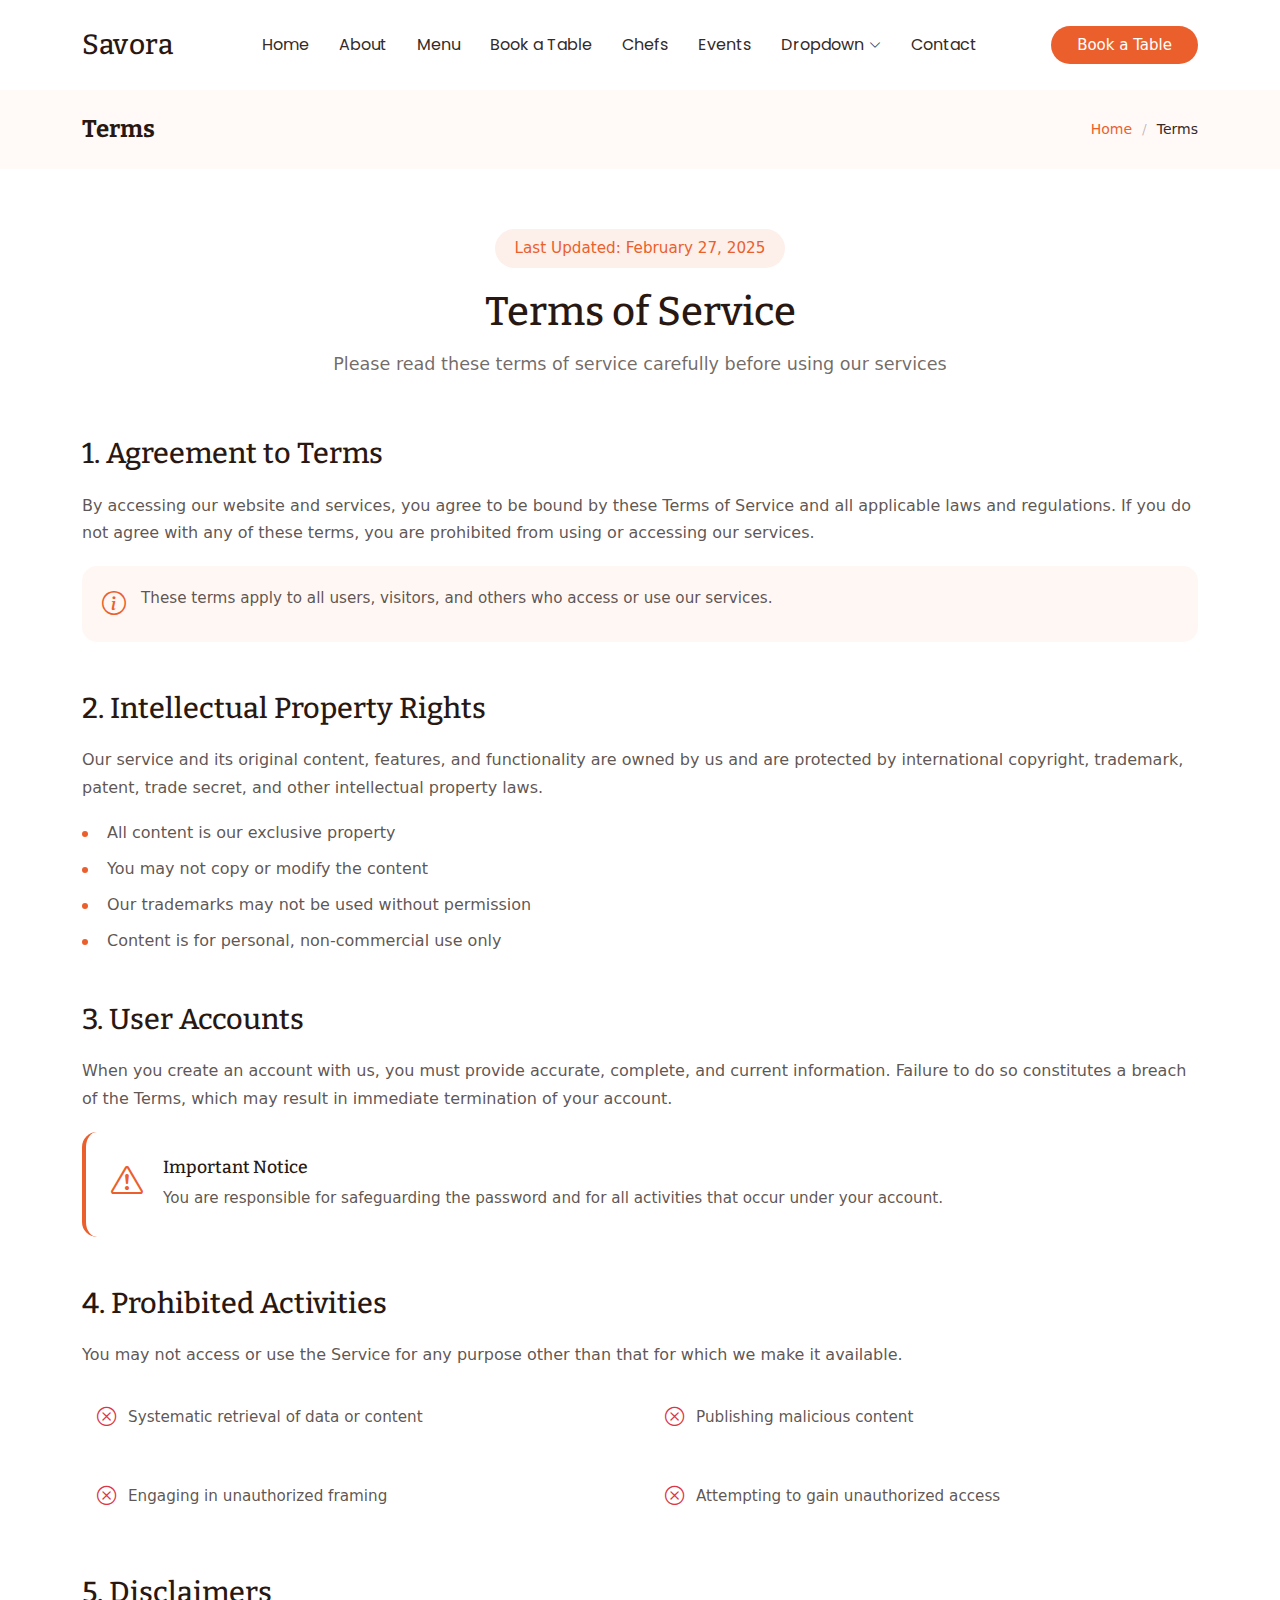
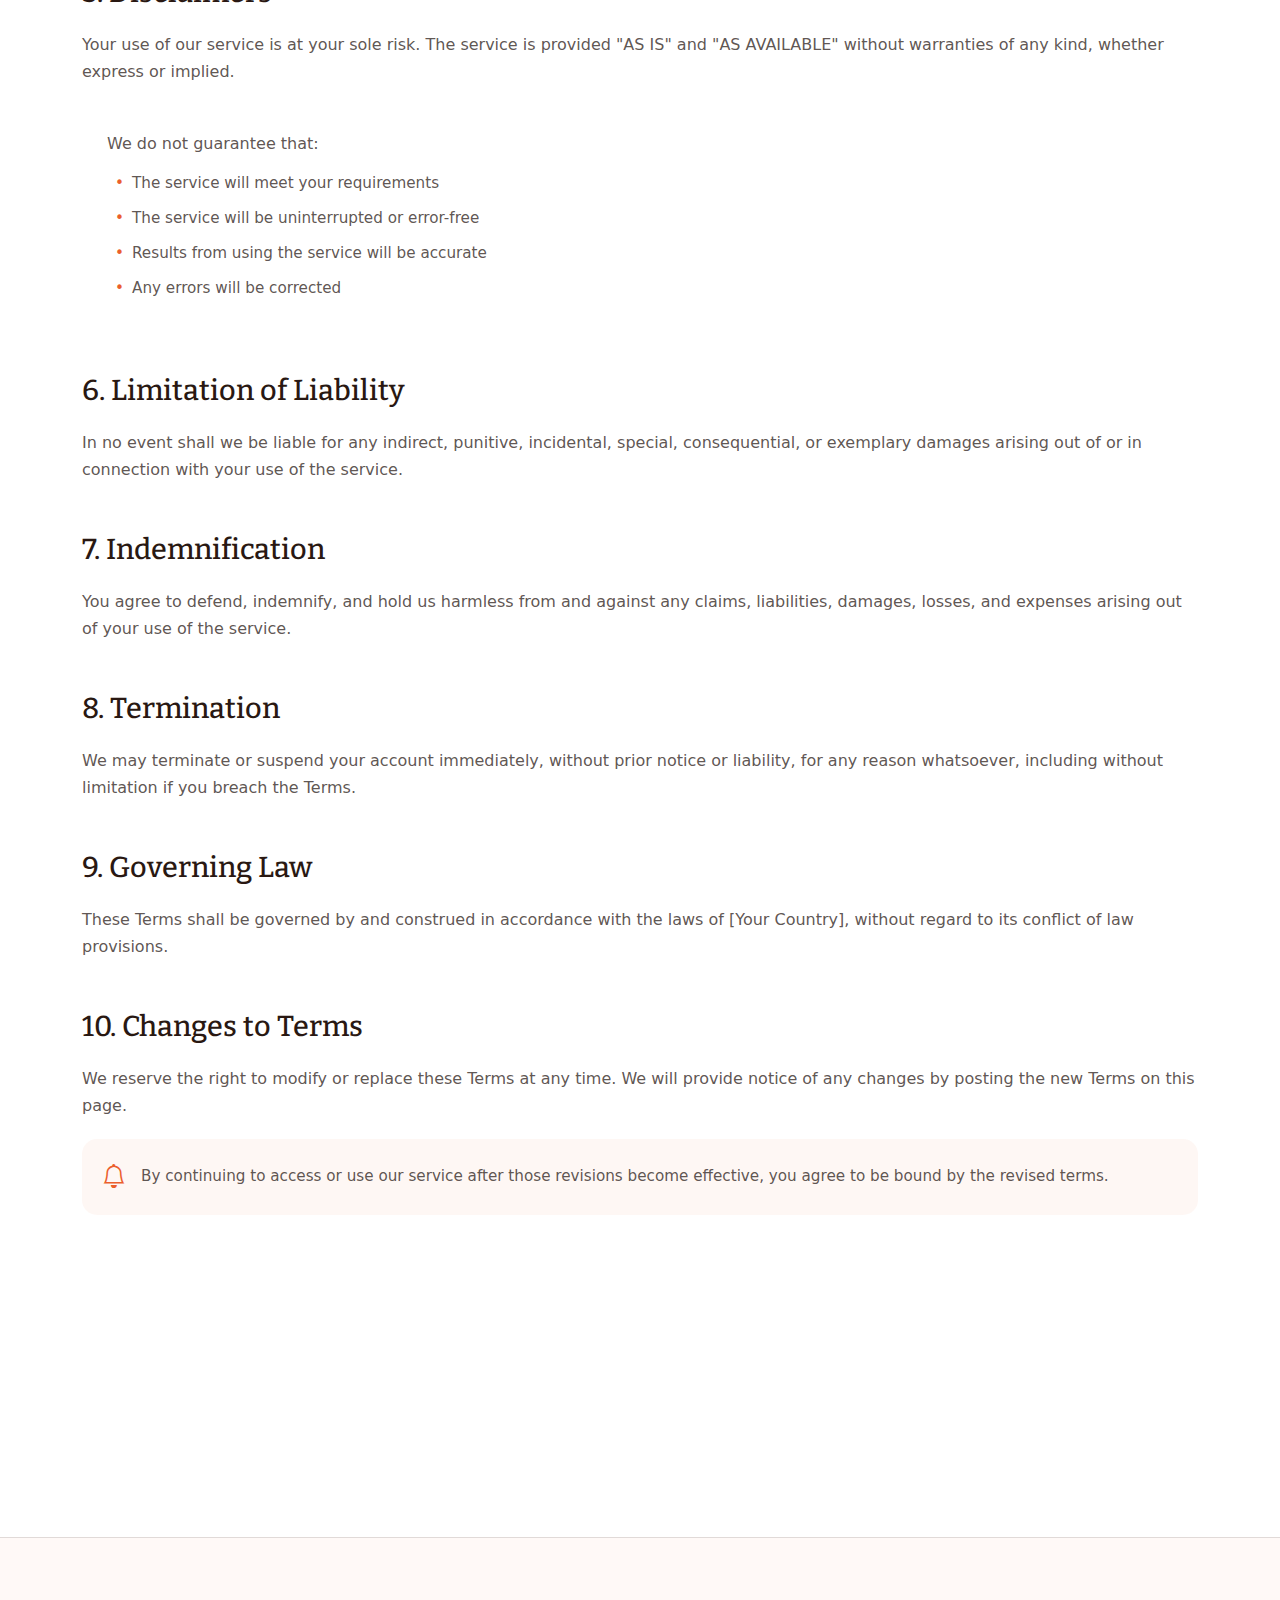
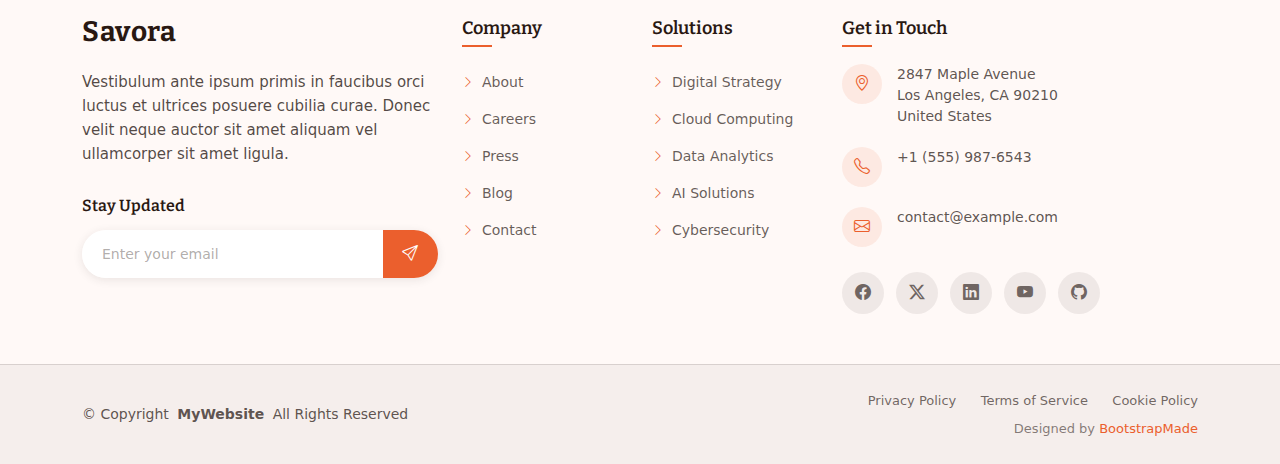
<file: terms.html>
<!DOCTYPE html>
<html lang="en">

<head>
  <meta charset="utf-8">
  <meta content="width=device-width, initial-scale=1.0" name="viewport">
  <title>Terms - Savora Bootstrap Template</title>
  <meta name="description" content="">
  <meta name="keywords" content="">

  <!-- Favicons -->
  <link href="assets/img/favicon.png" rel="icon">
  <link href="assets/img/apple-touch-icon.png" rel="apple-touch-icon">

  <!-- Fonts -->
  <link href="https://fonts.googleapis.com" rel="preconnect">
  <link href="https://fonts.gstatic.com" rel="preconnect" crossorigin>
  <link href="https://fonts.googleapis.com/css2?family=Roboto:ital,wght@0,100;0,300;0,400;0,500;0,700;0,900;1,100;1,300;1,400;1,500;1,700;1,900&family=Poppins:ital,wght@0,100;0,200;0,300;0,400;0,500;0,600;0,700;0,800;0,900;1,100;1,200;1,300;1,400;1,500;1,600;1,700;1,800;1,900&family=Bitter:ital,wght@0,100;0,200;0,300;0,400;0,500;0,600;0,700;0,800;0,900;1,100;1,200;1,300;1,400;1,500;1,600;1,700;1,800;1,900&display=swap" rel="stylesheet">

  <!-- Vendor CSS Files -->
  <link href="assets/vendor/bootstrap/css/bootstrap.min.css" rel="stylesheet">
  <link href="assets/vendor/bootstrap-icons/bootstrap-icons.css" rel="stylesheet">
  <link href="assets/vendor/aos/aos.css" rel="stylesheet">
  <link href="assets/vendor/glightbox/css/glightbox.min.css" rel="stylesheet">

  <!-- Main CSS File -->
  <link href="assets/css/main.css" rel="stylesheet">

  <!-- =======================================================
  * Template Name: Savora
  * Template URL: https://bootstrapmade.com/savora-bootstrap-restaurant-template/
  * Updated: Jul 29 2025 with Bootstrap v5.3.7
  * Author: BootstrapMade.com
  * License: https://bootstrapmade.com/license/
  ======================================================== -->
</head>

<body class="terms-page">

  <header id="header" class="header d-flex align-items-center sticky-top">
    <div class="container position-relative d-flex align-items-center justify-content-between">

      <a href="index.html" class="logo d-flex align-items-center me-auto me-xl-0">
        <!-- Uncomment the line below if you also wish to use an image logo -->
        <!-- <img src="assets/img/logo.webp" alt=""> -->
        <h1 class="sitename">Savora</h1>
      </a>

      <nav id="navmenu" class="navmenu">
        <ul>
          <li><a href="#hero">Home</a></li>
          <li><a href="#about">About</a></li>
          <li><a href="#menu">Menu</a></li>
          <li><a href="#book-a-table">Book a Table</a></li>
          <li><a href="#chefs">Chefs</a></li>
          <li><a href="#events">Events</a></li>
          <li class="dropdown"><a href="#"><span>Dropdown</span> <i class="bi bi-chevron-down toggle-dropdown"></i></a>
            <ul>
              <li><a href="#">Dropdown 1</a></li>
              <li class="dropdown"><a href="#"><span>Deep Dropdown</span> <i class="bi bi-chevron-down toggle-dropdown"></i></a>
                <ul>
                  <li><a href="#">Deep Dropdown 1</a></li>
                  <li><a href="#">Deep Dropdown 2</a></li>
                  <li><a href="#">Deep Dropdown 3</a></li>
                  <li><a href="#">Deep Dropdown 4</a></li>
                  <li><a href="#">Deep Dropdown 5</a></li>
                </ul>
              </li>
              <li><a href="#">Dropdown 2</a></li>
              <li><a href="#">Dropdown 3</a></li>
              <li><a href="#">Dropdown 4</a></li>
            </ul>
          </li>
          <li><a href="#contact">Contact</a></li>
        </ul>
        <i class="mobile-nav-toggle d-xl-none bi bi-list"></i>
      </nav>

      <a class="btn-getstarted d-none d-sm-block" href="#book-a-table">Book a Table</a>

    </div>
  </header>

  <main class="main">

    <!-- Page Title -->
    <div class="page-title light-background">
      <div class="container d-lg-flex justify-content-between align-items-center">
        <h1 class="mb-2 mb-lg-0">Terms</h1>
        <nav class="breadcrumbs">
          <ol>
            <li><a href="index.html">Home</a></li>
            <li class="current">Terms</li>
          </ol>
        </nav>
      </div>
    </div><!-- End Page Title -->

    <!-- Terms Of Service Section -->
    <section id="terms-of-service" class="terms-of-service section">

      <div class="container" data-aos="fade-up">
        <!-- Page Header -->
        <div class="tos-header text-center" data-aos="fade-up">
          <span class="last-updated">Last Updated: February 27, 2025</span>
          <h2>Terms of Service</h2>
          <p>Please read these terms of service carefully before using our services</p>
        </div>

        <!-- Content -->
        <div class="tos-content" data-aos="fade-up" data-aos-delay="200">
          <!-- Agreement Section -->
          <div id="agreement" class="content-section">
            <h3>1. Agreement to Terms</h3>
            <p>By accessing our website and services, you agree to be bound by these Terms of Service and all applicable laws and regulations. If you do not agree with any of these terms, you are prohibited from using or accessing our services.</p>
            <div class="info-box">
              <i class="bi bi-info-circle"></i>
              <p>These terms apply to all users, visitors, and others who access or use our services.</p>
            </div>
          </div>

          <!-- Intellectual Property -->
          <div id="intellectual-property" class="content-section">
            <h3>2. Intellectual Property Rights</h3>
            <p>Our service and its original content, features, and functionality are owned by us and are protected by international copyright, trademark, patent, trade secret, and other intellectual property laws.</p>
            <ul class="list-items">
              <li>All content is our exclusive property</li>
              <li>You may not copy or modify the content</li>
              <li>Our trademarks may not be used without permission</li>
              <li>Content is for personal, non-commercial use only</li>
            </ul>
          </div>

          <!-- User Accounts -->
          <div id="user-accounts" class="content-section">
            <h3>3. User Accounts</h3>
            <p>When you create an account with us, you must provide accurate, complete, and current information. Failure to do so constitutes a breach of the Terms, which may result in immediate termination of your account.</p>
            <div class="alert-box">
              <i class="bi bi-exclamation-triangle"></i>
              <div class="alert-content">
                <h5>Important Notice</h5>
                <p>You are responsible for safeguarding the password and for all activities that occur under your account.</p>
              </div>
            </div>
          </div>

          <!-- Prohibited Activities -->
          <div id="prohibited" class="content-section">
            <h3>4. Prohibited Activities</h3>
            <p>You may not access or use the Service for any purpose other than that for which we make it available.</p>
            <div class="prohibited-list">
              <div class="prohibited-item">
                <i class="bi bi-x-circle"></i>
                <span>Systematic retrieval of data or content</span>
              </div>
              <div class="prohibited-item">
                <i class="bi bi-x-circle"></i>
                <span>Publishing malicious content</span>
              </div>
              <div class="prohibited-item">
                <i class="bi bi-x-circle"></i>
                <span>Engaging in unauthorized framing</span>
              </div>
              <div class="prohibited-item">
                <i class="bi bi-x-circle"></i>
                <span>Attempting to gain unauthorized access</span>
              </div>
            </div>
          </div>

          <!-- Disclaimers -->
          <div id="disclaimer" class="content-section">
            <h3>5. Disclaimers</h3>
            <p>Your use of our service is at your sole risk. The service is provided "AS IS" and "AS AVAILABLE" without warranties of any kind, whether express or implied.</p>
            <div class="disclaimer-box">
              <p>We do not guarantee that:</p>
              <ul>
                <li>The service will meet your requirements</li>
                <li>The service will be uninterrupted or error-free</li>
                <li>Results from using the service will be accurate</li>
                <li>Any errors will be corrected</li>
              </ul>
            </div>
          </div>

          <!-- Limitation of Liability -->
          <div id="limitation" class="content-section">
            <h3>6. Limitation of Liability</h3>
            <p>In no event shall we be liable for any indirect, punitive, incidental, special, consequential, or exemplary damages arising out of or in connection with your use of the service.</p>
          </div>

          <!-- Indemnification -->
          <div id="indemnification" class="content-section">
            <h3>7. Indemnification</h3>
            <p>You agree to defend, indemnify, and hold us harmless from and against any claims, liabilities, damages, losses, and expenses arising out of your use of the service.</p>
          </div>

          <!-- Termination -->
          <div id="termination" class="content-section">
            <h3>8. Termination</h3>
            <p>We may terminate or suspend your account immediately, without prior notice or liability, for any reason whatsoever, including without limitation if you breach the Terms.</p>
          </div>

          <!-- Governing Law -->
          <div id="governing-law" class="content-section">
            <h3>9. Governing Law</h3>
            <p>These Terms shall be governed by and construed in accordance with the laws of [Your Country], without regard to its conflict of law provisions.</p>
          </div>

          <!-- Changes -->
          <div id="changes" class="content-section">
            <h3>10. Changes to Terms</h3>
            <p>We reserve the right to modify or replace these Terms at any time. We will provide notice of any changes by posting the new Terms on this page.</p>
            <div class="notice-box">
              <i class="bi bi-bell"></i>
              <p>By continuing to access or use our service after those revisions become effective, you agree to be bound by the revised terms.</p>
            </div>
          </div>
        </div>

        <!-- Contact Section -->
        <div class="tos-contact" data-aos="fade-up" data-aos-delay="300">
          <div class="contact-box">
            <div class="contact-icon">
              <i class="bi bi-envelope"></i>
            </div>
            <div class="contact-content">
              <h4>Questions About Terms?</h4>
              <p>If you have any questions about these Terms, please contact us.</p>
              <a href="#" class="contact-link">Contact Support</a>
            </div>
          </div>
        </div>
      </div>

    </section><!-- /Terms Of Service Section -->

  </main>

  <footer id="footer" class="footer light-background">

    <div class="container">
      <div class="row gy-5">

        <div class="col-lg-4">
          <div class="footer-content">
            <a href="index.html" class="logo d-flex align-items-center mb-4">
              <span class="sitename">Savora</span>
            </a>
            <p class="mb-4">Vestibulum ante ipsum primis in faucibus orci luctus et ultrices posuere cubilia curae. Donec velit neque auctor sit amet aliquam vel ullamcorper sit amet ligula.</p>

            <div class="newsletter-form">
              <h5>Stay Updated</h5>
              <form action="forms/newsletter.php" method="post" class="php-email-form">
                <div class="input-group">
                  <input type="email" name="email" class="form-control" placeholder="Enter your email" required="">
                  <button type="submit" class="btn-subscribe">
                    <i class="bi bi-send"></i>
                  </button>
                </div>
                <div class="loading">Loading</div>
                <div class="error-message"></div>
                <div class="sent-message">Thank you for subscribing!</div>
              </form>
            </div>
          </div>
        </div>

        <div class="col-lg-2 col-6">
          <div class="footer-links">
            <h4>Company</h4>
            <ul>
              <li><a href="#"><i class="bi bi-chevron-right"></i> About</a></li>
              <li><a href="#"><i class="bi bi-chevron-right"></i> Careers</a></li>
              <li><a href="#"><i class="bi bi-chevron-right"></i> Press</a></li>
              <li><a href="#"><i class="bi bi-chevron-right"></i> Blog</a></li>
              <li><a href="#"><i class="bi bi-chevron-right"></i> Contact</a></li>
            </ul>
          </div>
        </div>

        <div class="col-lg-2 col-6">
          <div class="footer-links">
            <h4>Solutions</h4>
            <ul>
              <li><a href="#"><i class="bi bi-chevron-right"></i> Digital Strategy</a></li>
              <li><a href="#"><i class="bi bi-chevron-right"></i> Cloud Computing</a></li>
              <li><a href="#"><i class="bi bi-chevron-right"></i> Data Analytics</a></li>
              <li><a href="#"><i class="bi bi-chevron-right"></i> AI Solutions</a></li>
              <li><a href="#"><i class="bi bi-chevron-right"></i> Cybersecurity</a></li>
            </ul>
          </div>
        </div>

        <div class="col-lg-4">
          <div class="footer-contact">
            <h4>Get in Touch</h4>
            <div class="contact-item">
              <div class="contact-icon">
                <i class="bi bi-geo-alt"></i>
              </div>
              <div class="contact-info">
                <p>2847 Maple Avenue<br>Los Angeles, CA 90210<br>United States</p>
              </div>
            </div>

            <div class="contact-item">
              <div class="contact-icon">
                <i class="bi bi-telephone"></i>
              </div>
              <div class="contact-info">
                <p>+1 (555) 987-6543</p>
              </div>
            </div>

            <div class="contact-item">
              <div class="contact-icon">
                <i class="bi bi-envelope"></i>
              </div>
              <div class="contact-info">
                <p>contact@example.com</p>
              </div>
            </div>

            <div class="social-links">
              <a href="#"><i class="bi bi-facebook"></i></a>
              <a href="#"><i class="bi bi-twitter-x"></i></a>
              <a href="#"><i class="bi bi-linkedin"></i></a>
              <a href="#"><i class="bi bi-youtube"></i></a>
              <a href="#"><i class="bi bi-github"></i></a>
            </div>
          </div>
        </div>

      </div>
    </div>

    <div class="footer-bottom">
      <div class="container">
        <div class="row align-items-center">
          <div class="col-lg-6">
            <div class="copyright">
              <p>© <span>Copyright</span> <strong class="px-1 sitename">MyWebsite</strong> <span>All Rights Reserved</span></p>
            </div>
          </div>
          <div class="col-lg-6">
            <div class="footer-bottom-links">
              <a href="#">Privacy Policy</a>
              <a href="#">Terms of Service</a>
              <a href="#">Cookie Policy</a>
            </div>
            <div class="credits">
              <!-- All the links in the footer should remain intact. -->
              <!-- You can delete the links only if you've purchased the pro version. -->
              <!-- Licensing information: https://bootstrapmade.com/license/ -->
              <!-- Purchase the pro version with working PHP/AJAX contact form: [buy-url] -->
              Designed by <a href="https://bootstrapmade.com/">BootstrapMade</a>
            </div>
          </div>
        </div>
      </div>
    </div>

  </footer>

  <!-- Scroll Top -->
  <a href="#" id="scroll-top" class="scroll-top d-flex align-items-center justify-content-center"><i class="bi bi-arrow-up-short"></i></a>

  <!-- Preloader -->
  <div id="preloader"></div>

  <!-- Vendor JS Files -->
  <script src="assets/vendor/bootstrap/js/bootstrap.bundle.min.js"></script>
  <script src="assets/vendor/php-email-form/validate.js"></script>
  <script src="assets/vendor/aos/aos.js"></script>
  <script src="assets/vendor/imagesloaded/imagesloaded.pkgd.min.js"></script>
  <script src="assets/vendor/isotope-layout/isotope.pkgd.min.js"></script>
  <script src="assets/vendor/glightbox/js/glightbox.min.js"></script>

  <!-- Main JS File -->
  <script src="assets/js/main.js"></script>

</body>

</html>
</file>
<file: assets/css/main.css>
/**
* Template Name: Savora
* Template URL: https://bootstrapmade.com/savora-bootstrap-restaurant-template/
* Updated: Jul 29 2025 with Bootstrap v5.3.7
* Author: BootstrapMade.com
* License: https://bootstrapmade.com/license/
*/

@charset "UTF-8";

/*--------------------------------------------------------------
# Font & Color Variables
# Help: https://bootstrapmade.com/color-system/
--------------------------------------------------------------*/
/* Fonts */
:root {
  --default-font: "Roboto",  system-ui, -apple-system, "Segoe UI", Roboto, "Helvetica Neue", Arial, "Noto Sans", "Liberation Sans", sans-serif, "Apple Color Emoji", "Segoe UI Emoji", "Segoe UI Symbol", "Noto Color Emoji";
  --heading-font: "Bitter",  sans-serif;
  --nav-font: "Poppins",  sans-serif;
}

/* Global Colors - The following color variables are used throughout the website. Updating them here will change the color scheme of the entire website */
:root { 
  --background-color: #ffffff; /* Background color for the entire website, including individual sections */
  --default-color: #352a26; /* Default color used for the majority of the text content across the entire website */
  --heading-color: #291812; /* Color for headings, subheadings and title throughout the website */
  --accent-color: #eb5f2d; /* Accent color that represents your brand on the website. It's used for buttons, links, and other elements that need to stand out */
  --surface-color: #ffffff; /* The surface color is used as a background of boxed elements within sections, such as cards, icon boxes, or other elements that require a visual separation from the global background. */
  --contrast-color: #ffffff; /* Contrast color for text, ensuring readability against backgrounds of accent, heading, or default colors. */
}

/* Nav Menu Colors - The following color variables are used specifically for the navigation menu. They are separate from the global colors to allow for more customization options */
:root {
  --nav-color: #352a26;  /* The default color of the main navmenu links */
  --nav-hover-color: #eb5f2d; /* Applied to main navmenu links when they are hovered over or active */
  --nav-mobile-background-color: #ffffff; /* Used as the background color for mobile navigation menu */
  --nav-dropdown-background-color: #ffffff; /* Used as the background color for dropdown items that appear when hovering over primary navigation items */
  --nav-dropdown-color: #352a26; /* Used for navigation links of the dropdown items in the navigation menu. */
  --nav-dropdown-hover-color: #eb5f2d; /* Similar to --nav-hover-color, this color is applied to dropdown navigation links when they are hovered over. */
}

/* Color Presets - These classes override global colors when applied to any section or element, providing reuse of the sam color scheme. */

.light-background {
  --background-color: #fff9f7;
  --surface-color: #ffffff;
}

.dark-background {
  --background-color: #060606;
  --default-color: #ffffff;
  --heading-color: #ffffff;
  --surface-color: #252525;
  --contrast-color: #ffffff;
}

/* Smooth scroll */
:root {
  scroll-behavior: smooth;
}

/*--------------------------------------------------------------
# General Styling & Shared Classes
--------------------------------------------------------------*/
body {
  color: var(--default-color);
  background-color: var(--background-color);
}

a {
  color: var(--accent-color);
  text-decoration: none;
  transition: 0.3s;
}

a:hover {
  color: color-mix(in srgb, var(--accent-color), transparent 25%);
  text-decoration: none;
}

h1,
h2,
h3,
h4,
h5,
h6 {
  color: var(--heading-color);
  font-family: var(--heading-font);
}

/* PHP Email Form Messages
------------------------------*/
.php-email-form .error-message {
  display: none;
  background: #df1529;
  color: #ffffff;
  text-align: left;
  padding: 15px;
  margin-bottom: 24px;
  font-weight: 600;
}

.php-email-form .sent-message {
  display: none;
  color: #ffffff;
  background: #059652;
  text-align: center;
  padding: 15px;
  margin-bottom: 24px;
  font-weight: 600;
}

.php-email-form .loading {
  display: none;
  background: var(--surface-color);
  text-align: center;
  padding: 15px;
  margin-bottom: 24px;
}

.php-email-form .loading:before {
  content: "";
  display: inline-block;
  border-radius: 50%;
  width: 24px;
  height: 24px;
  margin: 0 10px -6px 0;
  border: 3px solid var(--accent-color);
  border-top-color: var(--surface-color);
  animation: php-email-form-loading 1s linear infinite;
}

@keyframes php-email-form-loading {
  0% {
    transform: rotate(0deg);
  }

  100% {
    transform: rotate(360deg);
  }
}

/*--------------------------------------------------------------
# Global Header
--------------------------------------------------------------*/
.header {
  color: var(--default-color);
  background-color: var(--background-color);
  padding: 15px 0;
  transition: all 0.5s;
  z-index: 997;
}

.header .logo {
  line-height: 1;
}

.header .logo img {
  max-height: 36px;
  margin-right: 8px;
}

.header .logo i {
  font-size: 24px;
  margin-right: 5px;
  color: var(--accent-color);
}

.header .logo h1 {
  font-size: 28px;
  margin: 0;
  font-weight: 500;
  letter-spacing: 0.5px;
  color: var(--heading-color);
}

.header .btn-getstarted,
.header .btn-getstarted:focus {
  color: var(--contrast-color);
  background: var(--accent-color);
  padding: 8px 26px;
  margin: 0;
  border-radius: 50px;
  transition: 0.3s;
  display: grid;
  place-items: center;
  font-size: 15px;
}

.header .btn-getstarted:hover,
.header .btn-getstarted:focus:hover {
  color: var(--contrast-color);
  background: color-mix(in srgb, var(--accent-color), transparent 15%);
}

@media (max-width: 1200px) {
  .header .logo {
    order: 1;
  }

  .header .btn-getstarted {
    order: 2;
    margin: 0 15px 0 0;
    padding: 8px 20px;
  }

  .header .navmenu {
    order: 3;
  }
}

.scrolled .header {
  box-shadow: 0px 0 18px rgba(0, 0, 0, 0.1);
}

/*--------------------------------------------------------------
# Navigation Menu
--------------------------------------------------------------*/
/* Navmenu - Desktop */
@media (min-width: 1200px) {
  .navmenu {
    padding: 0;
  }

  .navmenu ul {
    margin: 0;
    padding: 0;
    display: flex;
    list-style: none;
    align-items: center;
  }

  .navmenu li {
    position: relative;
  }

  .navmenu a,
  .navmenu a:focus {
    color: var(--nav-color);
    padding: 18px 15px;
    font-size: 16px;
    font-family: var(--nav-font);
    font-weight: 400;
    display: flex;
    align-items: center;
    justify-content: space-between;
    white-space: nowrap;
    transition: 0.3s;
  }

  .navmenu a i,
  .navmenu a:focus i {
    font-size: 12px;
    line-height: 0;
    margin-left: 5px;
    transition: 0.3s;
  }

  .navmenu li:last-child a {
    padding-right: 0;
  }

  .navmenu li:hover>a,
  .navmenu .active,
  .navmenu .active:focus {
    color: var(--nav-hover-color);
  }

  .navmenu .dropdown ul {
    margin: 0;
    padding: 10px 0;
    background: var(--nav-dropdown-background-color);
    display: block;
    position: absolute;
    visibility: hidden;
    left: 14px;
    top: 130%;
    opacity: 0;
    transition: 0.3s;
    border-radius: 4px;
    z-index: 99;
    box-shadow: 0px 0px 30px rgba(0, 0, 0, 0.1);
  }

  .navmenu .dropdown ul li {
    min-width: 200px;
  }

  .navmenu .dropdown ul a {
    padding: 10px 20px;
    font-size: 15px;
    text-transform: none;
    color: var(--nav-dropdown-color);
  }

  .navmenu .dropdown ul a i {
    font-size: 12px;
  }

  .navmenu .dropdown ul a:hover,
  .navmenu .dropdown ul .active:hover,
  .navmenu .dropdown ul li:hover>a {
    color: var(--nav-dropdown-hover-color);
  }

  .navmenu .dropdown:hover>ul {
    opacity: 1;
    top: 100%;
    visibility: visible;
  }

  .navmenu .dropdown .dropdown ul {
    top: 0;
    left: -90%;
    visibility: hidden;
  }

  .navmenu .dropdown .dropdown:hover>ul {
    opacity: 1;
    top: 0;
    left: -100%;
    visibility: visible;
  }
}

/* Navmenu - Mobile */
@media (max-width: 1199px) {
  .mobile-nav-toggle {
    color: var(--nav-color);
    font-size: 28px;
    line-height: 0;
    margin-right: 10px;
    cursor: pointer;
    transition: color 0.3s;
  }

  .navmenu {
    padding: 0;
    z-index: 9997;
  }

  .navmenu ul {
    display: none;
    list-style: none;
    position: absolute;
    inset: 60px 20px 20px 20px;
    padding: 10px 0;
    margin: 0;
    border-radius: 6px;
    background-color: var(--nav-mobile-background-color);
    overflow-y: auto;
    transition: 0.3s;
    z-index: 9998;
    box-shadow: 0px 0px 30px rgba(0, 0, 0, 0.1);
  }

  .navmenu a,
  .navmenu a:focus {
    color: var(--nav-dropdown-color);
    padding: 10px 20px;
    font-family: var(--nav-font);
    font-size: 17px;
    font-weight: 500;
    display: flex;
    align-items: center;
    justify-content: space-between;
    white-space: nowrap;
    transition: 0.3s;
  }

  .navmenu a i,
  .navmenu a:focus i {
    font-size: 12px;
    line-height: 0;
    margin-left: 5px;
    width: 30px;
    height: 30px;
    display: flex;
    align-items: center;
    justify-content: center;
    border-radius: 50%;
    transition: 0.3s;
    background-color: color-mix(in srgb, var(--accent-color), transparent 90%);
  }

  .navmenu a i:hover,
  .navmenu a:focus i:hover {
    background-color: var(--accent-color);
    color: var(--contrast-color);
  }

  .navmenu a:hover,
  .navmenu .active,
  .navmenu .active:focus {
    color: var(--nav-dropdown-hover-color);
  }

  .navmenu .active i,
  .navmenu .active:focus i {
    background-color: var(--accent-color);
    color: var(--contrast-color);
    transform: rotate(180deg);
  }

  .navmenu .dropdown ul {
    position: static;
    display: none;
    z-index: 99;
    padding: 10px 0;
    margin: 10px 20px;
    background-color: var(--nav-dropdown-background-color);
    border: 1px solid color-mix(in srgb, var(--default-color), transparent 90%);
    box-shadow: none;
    transition: all 0.5s ease-in-out;
  }

  .navmenu .dropdown ul ul {
    background-color: rgba(33, 37, 41, 0.1);
  }

  .navmenu .dropdown>.dropdown-active {
    display: block;
    background-color: rgba(33, 37, 41, 0.03);
  }

  .mobile-nav-active {
    overflow: hidden;
  }

  .mobile-nav-active .mobile-nav-toggle {
    color: #fff;
    position: absolute;
    font-size: 32px;
    top: 15px;
    right: 15px;
    margin-right: 0;
    z-index: 9999;
  }

  .mobile-nav-active .navmenu {
    position: fixed;
    overflow: hidden;
    inset: 0;
    background: rgba(33, 37, 41, 0.8);
    transition: 0.3s;
  }

  .mobile-nav-active .navmenu>ul {
    display: block;
  }
}

/*--------------------------------------------------------------
# Global Footer
--------------------------------------------------------------*/
.footer {
  color: var(--default-color);
  background: var(--background-color);
  font-size: 14px;
  padding: 80px 0 0;
  position: relative;
  border-top: 1px solid color-mix(in srgb, var(--default-color), transparent 85%);
}

.footer .footer-content .logo {
  line-height: 1;
}

.footer .footer-content .logo span {
  color: var(--heading-color);
  font-size: 28px;
  font-weight: 700;
  letter-spacing: 0.5px;
  font-family: var(--heading-font);
}

.footer .footer-content p {
  font-size: 15px;
  line-height: 1.6;
  color: color-mix(in srgb, var(--default-color), transparent 15%);
}

.footer .newsletter-form {
  margin-top: 30px;
}

.footer .newsletter-form h5 {
  color: var(--heading-color);
  font-size: 16px;
  font-weight: 600;
  margin-bottom: 15px;
  font-family: var(--heading-font);
}

.footer .newsletter-form .input-group {
  position: relative;
  display: flex;
  border-radius: 50px;
  overflow: hidden;
  box-shadow: 0 2px 10px color-mix(in srgb, var(--default-color), transparent 90%);
}

.footer .newsletter-form input[type=email] {
  flex: 1;
  padding: 12px 20px;
  border: none;
  background-color: var(--surface-color);
  color: var(--default-color);
  font-size: 14px;
}

.footer .newsletter-form input[type=email]:focus {
  outline: none;
  box-shadow: none;
}

.footer .newsletter-form input[type=email]::placeholder {
  color: color-mix(in srgb, var(--default-color), transparent 60%);
}

.footer .newsletter-form .btn-subscribe {
  background-color: var(--accent-color);
  color: var(--contrast-color);
  border: none;
  padding: 12px 20px;
  cursor: pointer;
  transition: 0.3s;
}

.footer .newsletter-form .btn-subscribe:hover {
  background-color: color-mix(in srgb, var(--accent-color), black 10%);
}

.footer .newsletter-form .btn-subscribe i {
  font-size: 16px;
}

.footer .newsletter-form .loading,
.footer .newsletter-form .error-message,
.footer .newsletter-form .sent-message {
  font-size: 13px;
  margin-top: 8px;
}

.footer h4 {
  color: var(--heading-color);
  font-size: 18px;
  font-weight: 600;
  margin-bottom: 25px;
  position: relative;
  font-family: var(--heading-font);
}

.footer h4:after {
  content: "";
  position: absolute;
  left: 0;
  bottom: -8px;
  width: 30px;
  height: 2px;
  background-color: var(--accent-color);
}

.footer .footer-links ul {
  list-style: none;
  padding: 0;
  margin: 0;
}

.footer .footer-links ul li {
  padding: 8px 0;
  display: flex;
  align-items: center;
  transition: 0.3s;
}

.footer .footer-links ul li:hover {
  transform: translateX(5px);
}

.footer .footer-links ul a {
  color: color-mix(in srgb, var(--default-color), transparent 25%);
  text-decoration: none;
  display: flex;
  align-items: center;
  font-size: 14px;
  transition: 0.3s;
}

.footer .footer-links ul a:hover {
  color: var(--accent-color);
}

.footer .footer-links ul a i {
  margin-right: 8px;
  font-size: 12px;
  color: var(--accent-color);
}

.footer .footer-contact .contact-item {
  display: flex;
  align-items: flex-start;
  margin-bottom: 20px;
}

.footer .footer-contact .contact-item .contact-icon {
  width: 40px;
  height: 40px;
  background-color: color-mix(in srgb, var(--accent-color), transparent 90%);
  border-radius: 50%;
  display: flex;
  align-items: center;
  justify-content: center;
  margin-right: 15px;
  flex-shrink: 0;
}

.footer .footer-contact .contact-item .contact-icon i {
  color: var(--accent-color);
  font-size: 16px;
}

.footer .footer-contact .contact-item .contact-info p {
  margin: 0;
  color: color-mix(in srgb, var(--default-color), transparent 20%);
  font-size: 14px;
  line-height: 1.5;
}

.footer .social-links {
  display: flex;
  gap: 12px;
  margin-top: 25px;
}

.footer .social-links a {
  width: 42px;
  height: 42px;
  background-color: color-mix(in srgb, var(--default-color), transparent 92%);
  color: color-mix(in srgb, var(--default-color), transparent 30%);
  display: flex;
  align-items: center;
  justify-content: center;
  border-radius: 50%;
  transition: 0.3s;
  text-decoration: none;
}

.footer .social-links a:hover {
  background-color: var(--accent-color);
  color: var(--contrast-color);
  transform: translateY(-3px);
}

.footer .social-links a i {
  font-size: 16px;
}

.footer .footer-bottom {
  margin-top: 50px;
  padding: 25px 0;
  background-color: color-mix(in srgb, var(--default-color), transparent 95%);
  border-top: 1px solid color-mix(in srgb, var(--default-color), transparent 85%);
}

.footer .footer-bottom .copyright p {
  margin: 0;
  font-size: 14px;
  color: color-mix(in srgb, var(--default-color), transparent 20%);
}

@media (max-width: 991px) {
  .footer .footer-bottom .copyright p {
    text-align: center;
    margin-bottom: 15px;
  }
}

.footer .footer-bottom .footer-bottom-links {
  text-align: right;
  margin-bottom: 8px;
}

@media (max-width: 991px) {
  .footer .footer-bottom .footer-bottom-links {
    text-align: center;
    margin-bottom: 10px;
  }
}

.footer .footer-bottom .footer-bottom-links a {
  color: color-mix(in srgb, var(--default-color), transparent 30%);
  font-size: 13px;
  margin-left: 20px;
  text-decoration: none;
}

.footer .footer-bottom .footer-bottom-links a:first-child {
  margin-left: 0;
}

.footer .footer-bottom .footer-bottom-links a:hover {
  color: var(--accent-color);
}

@media (max-width: 991px) {
  .footer .footer-bottom .footer-bottom-links a {
    margin: 0 10px;
  }
}

.footer .footer-bottom .credits {
  text-align: right;
  font-size: 13px;
  color: color-mix(in srgb, var(--default-color), transparent 40%);
}

@media (max-width: 991px) {
  .footer .footer-bottom .credits {
    text-align: center;
  }
}

.footer .footer-bottom .credits a {
  color: var(--accent-color);
  text-decoration: none;
}

.footer .footer-bottom .credits a:hover {
  text-decoration: underline;
}

@media (max-width: 768px) {
  .footer {
    padding: 60px 0 0;
  }

  .footer .footer-content {
    text-align: center;
    margin-bottom: 40px;
  }

  .footer .footer-links,
  .footer .footer-contact {
    margin-bottom: 40px;
  }
}

input[type=text],
input[type=email],
textarea {
  color: var(--default-color);
  background-color: var(--surface-color);
  font-size: 14px;
  border-color: color-mix(in srgb, var(--default-color), transparent 80%);
}

input[type=text]:focus,
input[type=email]:focus,
textarea:focus {
  border-color: var(--accent-color);
}

input[type=text]::placeholder,
input[type=email]::placeholder,
textarea::placeholder {
  color: color-mix(in srgb, var(--default-color), transparent 70%);
}

/*--------------------------------------------------------------
# Preloader
--------------------------------------------------------------*/
#preloader {
  position: fixed;
  inset: 0;
  z-index: 999999;
  overflow: hidden;
  background: var(--background-color);
  transition: all 0.6s ease-out;
}

#preloader:before {
  content: "";
  position: fixed;
  top: calc(50% - 30px);
  left: calc(50% - 30px);
  border: 6px solid #ffffff;
  border-color: var(--accent-color) transparent var(--accent-color) transparent;
  border-radius: 50%;
  width: 60px;
  height: 60px;
  animation: animate-preloader 1.5s linear infinite;
}

@keyframes animate-preloader {
  0% {
    transform: rotate(0deg);
  }

  100% {
    transform: rotate(360deg);
  }
}

/*--------------------------------------------------------------
# Scroll Top Button
--------------------------------------------------------------*/
.scroll-top {
  position: fixed;
  visibility: hidden;
  opacity: 0;
  right: 15px;
  bottom: -15px;
  z-index: 99999;
  background-color: var(--accent-color);
  width: 44px;
  height: 44px;
  border-radius: 50px;
  transition: all 0.4s;
}

.scroll-top i {
  font-size: 24px;
  color: var(--contrast-color);
  line-height: 0;
}

.scroll-top:hover {
  background-color: color-mix(in srgb, var(--accent-color), transparent 20%);
  color: var(--contrast-color);
}

.scroll-top.active {
  visibility: visible;
  opacity: 1;
  bottom: 15px;
}

/*--------------------------------------------------------------
# Disable aos animation delay on mobile devices
--------------------------------------------------------------*/
@media screen and (max-width: 768px) {
  [data-aos-delay] {
    transition-delay: 0 !important;
  }
}

/*--------------------------------------------------------------
# Global Page Titles & Breadcrumbs
--------------------------------------------------------------*/
.page-title {
  color: var(--default-color);
  background-color: var(--background-color);
  padding: 25px 0;
  position: relative;
}

.page-title h1 {
  font-size: 24px;
  font-weight: 700;
}

.page-title .breadcrumbs ol {
  display: flex;
  flex-wrap: wrap;
  list-style: none;
  padding: 0;
  margin: 0;
  font-size: 14px;
  font-weight: 400;
}

.page-title .breadcrumbs ol li+li {
  padding-left: 10px;
}

.page-title .breadcrumbs ol li+li::before {
  content: "/";
  display: inline-block;
  padding-right: 10px;
  color: color-mix(in srgb, var(--default-color), transparent 70%);
}

/*--------------------------------------------------------------
# Global Sections
--------------------------------------------------------------*/
section,
.section {
  color: var(--default-color);
  background-color: var(--background-color);
  padding: 60px 0;
  scroll-margin-top: 90px;
  overflow: clip;
  position: relative;
}

@media (max-width: 1199px) {

  section,
  .section {
    scroll-margin-top: 66px;
  }
}

/*--------------------------------------------------------------
# Global Section Titles
--------------------------------------------------------------*/
.section-title {
  text-align: center;
  padding-bottom: 60px;
  position: relative;
}

.section-title h2 {
  font-size: 32px;
  font-weight: 700;
  margin-bottom: 20px;
  padding-bottom: 20px;
  position: relative;
}

.section-title h2:before {
  content: "";
  position: absolute;
  display: block;
  width: 160px;
  height: 1px;
  background: color-mix(in srgb, var(--default-color), transparent 60%);
  left: 0;
  right: 0;
  bottom: 1px;
  margin: auto;
}

.section-title h2::after {
  content: "";
  position: absolute;
  display: block;
  width: 60px;
  height: 3px;
  background: var(--accent-color);
  left: 0;
  right: 0;
  bottom: 0;
  margin: auto;
}

.section-title p {
  margin-bottom: 0;
}

/*--------------------------------------------------------------
# Hero Section
--------------------------------------------------------------*/
.hero {
  display: flex;
  align-items: center;
  overflow: hidden;
  position: relative;
  padding: 100px 0;
}

.hero .hero-content {
  width: 100%;
}

.hero .hero-content .content {
  padding-right: 2rem;
}

@media (max-width: 991px) {
  .hero .hero-content .content {
    padding-right: 0;
    text-align: center;
    margin-bottom: 3rem;
  }
}

.hero .hero-content .hero-title {
  font-size: 3.5rem;
  font-weight: 700;
  line-height: 1.2;
  margin-bottom: 1.5rem;
  color: var(--heading-color);
}

@media (max-width: 768px) {
  .hero .hero-content .hero-title {
    font-size: 2.5rem;
  }
}

.hero .hero-content .hero-subtitle {
  font-size: 1.1rem;
  line-height: 1.6;
  color: color-mix(in srgb, var(--default-color), transparent 20%);
}

.hero .hero-content .hero-actions .btn {
  padding: 12px 30px;
  font-weight: 600;
  font-size: 1rem;
  border-radius: 50px;
  text-transform: uppercase;
  letter-spacing: 1px;
  transition: all 0.3s ease;
  border: 2px solid var(--accent-color);
}

.hero .hero-content .hero-actions .btn.btn-primary {
  background-color: var(--accent-color);
  color: var(--contrast-color);
}

.hero .hero-content .hero-actions .btn.btn-primary:hover {
  background-color: color-mix(in srgb, var(--accent-color), black 10%);
  border-color: color-mix(in srgb, var(--accent-color), black 10%);
  transform: translateY(-2px);
}

.hero .hero-content .hero-actions .btn.btn-outline {
  background-color: transparent;
  color: var(--accent-color);
}

.hero .hero-content .hero-actions .btn.btn-outline:hover {
  background-color: var(--accent-color);
  color: var(--contrast-color);
  transform: translateY(-2px);
}

.hero .hero-content .hero-info .info-item i {
  font-size: 1.5rem;
  color: var(--accent-color);
}

.hero .hero-content .hero-info .info-item small {
  font-size: 0.85rem;
  text-transform: uppercase;
  letter-spacing: 0.5px;
}

.hero .hero-content .hero-info .info-item .fw-medium {
  font-weight: 600;
  color: var(--heading-color);
}

.hero .hero-images {
  position: relative;
  height: 600px;
}

@media (max-width: 991px) {
  .hero .hero-images {
    height: 500px;
  }
}

.hero .hero-images .main-image {
  position: relative;
  width: 100%;
  height: 70%;
  border-radius: 20px;
  overflow: hidden;
  box-shadow: 0 20px 40px rgba(0, 0, 0, 0.1);
}

.hero .hero-images .main-image img {
  width: 100%;
  height: 100%;
  object-fit: cover;
  transition: transform 0.3s ease;
}

.hero .hero-images .main-image:hover img {
  transform: scale(1.05);
}

.hero .hero-images .floating-images .floating-image {
  position: absolute;
  width: 140px;
  height: 140px;
  border-radius: 15px;
  overflow: hidden;
  box-shadow: 0 15px 30px rgba(0, 0, 0, 0.15);
  border: 4px solid var(--surface-color);
}

.hero .hero-images .floating-images .floating-image img {
  width: 100%;
  height: 100%;
  object-fit: cover;
  transition: transform 0.3s ease;
}

.hero .hero-images .floating-images .floating-image:hover img {
  transform: scale(1.1);
}

.hero .hero-images .floating-images .floating-image.floating-image-1 {
  top: 15%;
  right: -20px;
  animation: float 3s ease-in-out infinite;
}

.hero .hero-images .floating-images .floating-image.floating-image-2 {
  bottom: 20%;
  left: -30px;
  animation: float 3s ease-in-out infinite 1.5s;
}

@media (max-width: 991px) {
  .hero .hero-images .floating-images .floating-image {
    width: 100px;
    height: 100px;
  }

  .hero .hero-images .floating-images .floating-image.floating-image-1 {
    right: 10px;
  }

  .hero .hero-images .floating-images .floating-image.floating-image-2 {
    left: 10px;
  }
}

@keyframes float {

  0%,
  100% {
    transform: translateY(0px);
  }

  50% {
    transform: translateY(-10px);
  }
}

/*--------------------------------------------------------------
# About Section
--------------------------------------------------------------*/
.about {
  background-color: var(--surface-color);
  position: relative;
}

.about .about-image {
  position: relative;
}

.about .about-image img {
  border-radius: 12px;
  box-shadow: 0 10px 30px color-mix(in srgb, var(--default-color), transparent 85%);
}

.about .about-image .experience-badge {
  position: absolute;
  top: 20px;
  right: 20px;
  background: linear-gradient(135deg, var(--accent-color), color-mix(in srgb, var(--accent-color), var(--heading-color) 20%));
  color: var(--contrast-color);
  padding: 20px;
  border-radius: 12px;
  text-align: center;
  box-shadow: 0 8px 25px color-mix(in srgb, var(--accent-color), transparent 60%);
}

.about .about-image .experience-badge .years {
  display: block;
  font-size: 24px;
  font-weight: 700;
  margin-bottom: 5px;
}

.about .about-image .experience-badge .text {
  font-size: 12px;
  font-weight: 500;
  text-transform: uppercase;
  letter-spacing: 0.5px;
}

.about .about-content {
  padding-left: 40px;
}

@media (max-width: 992px) {
  .about .about-content {
    padding-left: 0;
    margin-top: 40px;
  }
}

.about .about-content .section-header {
  margin-bottom: 30px;
}

.about .about-content .section-header h2 {
  font-size: 36px;
  font-weight: 700;
  margin-bottom: 15px;
  color: var(--heading-color);
}

.about .about-content .section-header .subtitle {
  font-size: 18px;
  color: var(--accent-color);
  font-weight: 500;
  margin-bottom: 0;
}

.about .about-content .story-text {
  margin-bottom: 30px;
}

.about .about-content .story-text p {
  font-size: 16px;
  line-height: 1.7;
  margin-bottom: 20px;
  color: var(--default-color);
}

.about .about-content .story-text p:last-child {
  margin-bottom: 0;
}

.about .about-content .chef-highlights {
  margin-bottom: 30px;
}

.about .about-content .chef-highlights .highlight-item {
  display: flex;
  align-items: center;
  gap: 10px;
  padding: 15px 0;
}

.about .about-content .chef-highlights .highlight-item i {
  font-size: 20px;
  color: var(--accent-color);
  width: 24px;
}

.about .about-content .chef-highlights .highlight-item span {
  font-weight: 600;
  color: var(--heading-color);
}

.about .about-content .chef-quote {
  background: color-mix(in srgb, var(--accent-color), transparent 95%);
  padding: 25px;
  border-radius: 12px;
  border-left: 4px solid var(--accent-color);
  margin-bottom: 40px;
}

.about .about-content .chef-quote blockquote {
  font-style: italic;
  font-size: 16px;
  line-height: 1.6;
  margin-bottom: 10px;
  color: var(--default-color);
}

.about .about-content .chef-quote cite {
  font-weight: 600;
  color: var(--heading-color);
  font-style: normal;
}

.about .about-content .cta-buttons {
  display: flex;
  gap: 15px;
  flex-wrap: wrap;
}

.about .about-content .cta-buttons .btn {
  padding: 12px 30px;
  font-weight: 600;
  text-decoration: none;
  border-radius: 8px;
  transition: all 0.3s ease;
  border: 2px solid transparent;
}

.about .about-content .cta-buttons .btn.btn-primary {
  background-color: var(--accent-color);
  color: var(--contrast-color);
  border-color: var(--accent-color);
}

.about .about-content .cta-buttons .btn.btn-primary:hover {
  background-color: color-mix(in srgb, var(--accent-color), var(--default-color) 15%);
  transform: translateY(-2px);
}

.about .about-content .cta-buttons .btn.btn-outline {
  background-color: transparent;
  color: var(--accent-color);
  border-color: var(--accent-color);
}

.about .about-content .cta-buttons .btn.btn-outline:hover {
  background-color: var(--accent-color);
  color: var(--contrast-color);
  transform: translateY(-2px);
}

.about .restaurant-gallery {
  margin-top: 80px;
}

.about .restaurant-gallery .gallery-item {
  position: relative;
  overflow: hidden;
  border-radius: 12px;
  box-shadow: 0 8px 25px color-mix(in srgb, var(--default-color), transparent 90%);
  transition: transform 0.3s ease;
}

.about .restaurant-gallery .gallery-item:hover {
  transform: translateY(-5px);
}

.about .restaurant-gallery .gallery-item:hover .gallery-caption {
  transform: translateY(0);
  opacity: 1;
}

.about .restaurant-gallery .gallery-item img {
  width: 100%;
  height: 280px;
  object-fit: cover;
  transition: transform 0.3s ease;
}

.about .restaurant-gallery .gallery-item .gallery-caption {
  position: absolute;
  bottom: 0;
  left: 0;
  right: 0;
  background: linear-gradient(transparent, color-mix(in srgb, var(--default-color), transparent 20%));
  color: var(--contrast-color);
  padding: 30px 20px 20px;
  transform: translateY(20px);
  opacity: 0;
  transition: all 0.3s ease;
}

.about .restaurant-gallery .gallery-item .gallery-caption h4 {
  font-size: 18px;
  font-weight: 600;
  margin-bottom: 5px;
  color: var(--contrast-color);
}

.about .restaurant-gallery .gallery-item .gallery-caption p {
  font-size: 14px;
  margin-bottom: 0;
  color: color-mix(in srgb, var(--contrast-color), transparent 20%);
}

@media (max-width: 768px) {
  .about .about-content .section-header h2 {
    font-size: 28px;
  }

  .about .about-content .section-header .subtitle {
    font-size: 16px;
  }

  .about .about-content .cta-buttons .btn {
    flex: 1;
    text-align: center;
    min-width: 140px;
  }

  .about .restaurant-gallery {
    margin-top: 60px;
  }

  .about .restaurant-gallery .gallery-item {
    margin-bottom: 20px;
  }

  .about .restaurant-gallery .gallery-item img {
    height: 220px;
  }
}

/*--------------------------------------------------------------
# Menu Section
--------------------------------------------------------------*/
.menu .menu-filters {
  margin-bottom: 50px;
}

.menu .menu-filters .nav-pills {
  gap: 20px;
}

.menu .menu-filters .nav-pills .nav-link {
  background-color: transparent;
  color: var(--default-color);
  border: 2px solid color-mix(in srgb, var(--default-color), transparent 85%);
  border-radius: 50px;
  padding: 12px 30px;
  font-weight: 600;
  font-size: 15px;
  transition: all 0.3s ease;
  display: flex;
  align-items: center;
}

.menu .menu-filters .nav-pills .nav-link i {
  font-size: 18px;
}

.menu .menu-filters .nav-pills .nav-link:hover {
  background-color: var(--accent-color);
  color: var(--contrast-color);
  border-color: var(--accent-color);
  transform: translateY(-3px);
  box-shadow: 0 8px 30px color-mix(in srgb, var(--accent-color), transparent 70%);
}

.menu .menu-filters .nav-pills .nav-link.active {
  background-color: var(--accent-color);
  color: var(--contrast-color);
  border-color: var(--accent-color);
  box-shadow: 0 5px 20px color-mix(in srgb, var(--accent-color), transparent 60%);
}

@media (max-width: 768px) {
  .menu .menu-filters .nav-pills {
    flex-direction: column;
    align-items: center;
    gap: 15px;
  }

  .menu .menu-filters .nav-pills .nav-link {
    width: 200px;
    justify-content: center;
  }
}

.menu .menu-item {
  background-color: var(--surface-color);
  border-radius: 20px;
  overflow: hidden;
  box-shadow: 0 5px 30px color-mix(in srgb, var(--default-color), transparent 85%);
  transition: all 0.3s ease;
  height: 100%;
  display: flex;
  flex-direction: column;
}

.menu .menu-item:hover {
  transform: translateY(-10px);
  box-shadow: 0 15px 50px color-mix(in srgb, var(--default-color), transparent 70%);
}

.menu .menu-item .menu-item-image {
  position: relative;
  overflow: hidden;
  height: 250px;
}

.menu .menu-item .menu-item-image img {
  width: 100%;
  height: 100%;
  object-fit: cover;
  transition: transform 0.3s ease;
}

.menu .menu-item .menu-item-image:hover img {
  transform: scale(1.1);
}

.menu .menu-item .menu-item-image .special-badge {
  position: absolute;
  top: 15px;
  left: 15px;
  background: linear-gradient(135deg, var(--accent-color), color-mix(in srgb, var(--accent-color), #ff6b6b 30%));
  color: var(--contrast-color);
  padding: 8px 16px;
  border-radius: 25px;
  font-size: 12px;
  font-weight: 700;
  text-transform: uppercase;
  letter-spacing: 0.5px;
  box-shadow: 0 4px 15px color-mix(in srgb, var(--accent-color), transparent 50%);
}

.menu .menu-item .menu-item-content {
  padding: 25px;
  flex-grow: 1;
  display: flex;
  flex-direction: column;
}

.menu .menu-item .menu-item-content .menu-item-header {
  display: flex;
  justify-content: space-between;
  align-items: flex-start;
  margin-bottom: 15px;
}

.menu .menu-item .menu-item-content .menu-item-header h4 {
  color: var(--heading-color);
  font-size: 20px;
  font-weight: 700;
  margin: 0;
  flex-grow: 1;
  margin-right: 15px;
  line-height: 1.3;
}

.menu .menu-item .menu-item-content .menu-item-header .dietary-tags {
  display: flex;
  gap: 8px;
  flex-shrink: 0;
}

.menu .menu-item .menu-item-content .menu-item-header .dietary-tags .tag {
  width: 35px;
  height: 35px;
  border-radius: 50%;
  display: flex;
  align-items: center;
  justify-content: center;
  font-size: 14px;
}

.menu .menu-item .menu-item-content .menu-item-header .dietary-tags .tag.spicy {
  background-color: #ff6b6b;
  color: white;
}

.menu .menu-item .menu-item-content .menu-item-header .dietary-tags .tag.vegetarian {
  background-color: #51cf66;
  color: white;
}

.menu .menu-item .menu-item-content .menu-item-header .dietary-tags .tag.vegan {
  background-color: #69db7c;
  color: white;
}

.menu .menu-item .menu-item-content .menu-item-header .dietary-tags .tag.gluten-free {
  background-color: #74c0fc;
  color: white;
}

.menu .menu-item .menu-item-content .menu-item-header .dietary-tags .tag.premium {
  background-color: #ffd43b;
  color: var(--heading-color);
}

.menu .menu-item .menu-item-content p {
  color: color-mix(in srgb, var(--default-color), transparent 30%);
  font-size: 14px;
  line-height: 1.6;
  margin-bottom: 20px;
  flex-grow: 1;
}

.menu .menu-item .menu-item-content .menu-item-footer {
  margin-top: auto;
}

.menu .menu-item .menu-item-content .menu-item-footer .price {
  font-size: 24px;
  font-weight: 800;
  color: var(--accent-color);
  display: block;
  text-align: right;
}

.menu .btn-download {
  background: linear-gradient(135deg, var(--accent-color), color-mix(in srgb, var(--accent-color), transparent 30%));
  color: var(--contrast-color);
  border: none;
  padding: 15px 40px;
  border-radius: 50px;
  font-weight: 600;
  font-size: 16px;
  text-decoration: none;
  display: inline-flex;
  align-items: center;
  box-shadow: 0 8px 30px color-mix(in srgb, var(--accent-color), transparent 70%);
  transition: all 0.3s ease;
}

.menu .btn-download i {
  font-size: 18px;
}

.menu .btn-download:hover {
  transform: translateY(-3px);
  box-shadow: 0 15px 50px color-mix(in srgb, var(--accent-color), transparent 50%);
  color: var(--contrast-color);
}

@media (max-width: 768px) {
  .menu .menu-item .menu-item-content .menu-item-header {
    flex-direction: column;
    align-items: flex-start;
    gap: 10px;
  }

  .menu .menu-item .menu-item-content .menu-item-header h4 {
    margin-right: 0;
  }

  .menu .menu-item .menu-item-content .menu-item-header .dietary-tags {
    align-self: flex-end;
  }
}

/*--------------------------------------------------------------
# Testimonials Section
--------------------------------------------------------------*/
.testimonials .testimonial-grid {
  display: grid;
  grid-template-columns: repeat(2, 1fr);
  gap: 2rem;
  position: relative;
}

.testimonials .testimonial-grid::before {
  content: "";
  position: absolute;
  top: 50%;
  left: 50%;
  transform: translate(-50%, -50%);
  width: 200px;
  height: 200px;
  background-color: color-mix(in srgb, var(--accent-color), transparent 90%);
  border-radius: 50%;
  filter: blur(80px);
  z-index: -1;
}

.testimonials .testimonial-item {
  position: relative;
}

.testimonials .testimonial-item.featured .testimonial-card {
  background-color: var(--accent-color);
  transform: scale(1.05);
}

.testimonials .testimonial-item.featured .testimonial-card .testimonial-meta h3,
.testimonials .testimonial-item.featured .testimonial-card .testimonial-meta h4 {
  color: var(--contrast-color);
}

.testimonials .testimonial-item.featured .testimonial-card .company-logo i {
  color: var(--contrast-color);
}

.testimonials .testimonial-item.featured .testimonial-card .testimonial-body p,
.testimonials .testimonial-item.featured .testimonial-card .testimonial-body .quote-icon {
  color: var(--contrast-color);
}

.testimonials .testimonial-card {
  background-color: var(--surface-color);
  border-radius: 16px;
  padding: 2rem;
  box-shadow: 0 10px 30px -5px rgba(0, 0, 0, 0.08);
  transition: all 0.3s ease-in-out;
}

.testimonials .testimonial-card:hover:not(.featured .testimonial-card) {
  transform: translateY(-5px);
  box-shadow: 0 15px 35px -5px rgba(0, 0, 0, 0.12);
}

.testimonials .testimonial-header {
  display: flex;
  align-items: center;
  gap: 1.5rem;
  margin-bottom: 1.5rem;
}

.testimonials .testimonial-image {
  width: 80px;
  height: 80px;
  border-radius: 12px;
  overflow: hidden;
  flex-shrink: 0;
}

.testimonials .testimonial-image img {
  width: 100%;
  height: 100%;
  object-fit: cover;
}

.testimonials .testimonial-meta {
  flex: 1;
}

.testimonials .testimonial-meta h3 {
  font-size: 1.25rem;
  margin-bottom: 0.5rem;
}

.testimonials .testimonial-meta h4 {
  font-size: 0.875rem;
  color: color-mix(in srgb, var(--heading-color), transparent 40%);
  margin-bottom: 0.75rem;
}

.testimonials .company-logo i {
  font-size: 1.5rem;
  color: var(--accent-color);
}

.testimonials .testimonial-body {
  position: relative;
}

.testimonials .testimonial-body .quote-icon {
  color: var(--accent-color);
  font-size: 1.25rem;
  margin-bottom: 1rem;
  display: block;
}

.testimonials .testimonial-body p {
  font-size: 1rem;
  line-height: 1.6;
  margin: 0;
}

@media (max-width: 991.98px) {
  .testimonials .testimonial-grid {
    gap: 1.5rem;
  }

  .testimonials .testimonial-grid::before {
    width: 150px;
    height: 150px;
  }

  .testimonials .testimonial-card {
    padding: 1.5rem;
  }

  .testimonials .testimonial-image {
    width: 70px;
    height: 70px;
  }

  .testimonials .testimonial-meta h3 {
    font-size: 1.125rem;
  }
}

@media (max-width: 767.98px) {
  .testimonials .testimonial-grid {
    grid-template-columns: 1fr;
    gap: 1.25rem;
  }

  .testimonials .testimonial-item.featured .testimonial-card {
    transform: scale(1);
  }

  .testimonials .testimonial-header {
    gap: 1rem;
  }

  .testimonials .testimonial-image {
    width: 60px;
    height: 60px;
  }

  .testimonials .company-logo i {
    font-size: 1.25rem;
  }
}

/*--------------------------------------------------------------
# Chefs Section
--------------------------------------------------------------*/
.chefs .main-chef-section {
  margin-bottom: 4rem;
  padding: 3rem 0;
  position: relative;
}

.chefs .main-chef-section:after {
  content: "";
  position: absolute;
  top: 0;
  right: 0;
  width: 100px;
  height: 100px;
  background: linear-gradient(135deg, var(--accent-color), color-mix(in srgb, var(--accent-color), transparent 30%));
  clip-path: polygon(0 0, 100% 0, 100% 70%, 30% 100%, 0 100%);
  opacity: 0.1;
}

.chefs .main-chef-section .chef-content {
  padding-right: 2rem;
}

@media (max-width: 991px) {
  .chefs .main-chef-section .chef-content {
    padding-right: 0;
    margin-bottom: 3rem;
    text-align: center;
  }
}

.chefs .main-chef-section .chef-content .chef-badge {
  display: inline-flex;
  align-items: center;
  gap: 0.5rem;
  background: linear-gradient(135deg, var(--accent-color), color-mix(in srgb, var(--accent-color), transparent 20%));
  color: var(--contrast-color);
  padding: 0.75rem 1.5rem;
  border-radius: 50px;
  font-weight: 600;
  font-size: 0.9rem;
  text-transform: uppercase;
  letter-spacing: 1px;
  margin-bottom: 1.5rem;
}

.chefs .main-chef-section .chef-content .chef-badge i {
  font-size: 1.1rem;
}

.chefs .main-chef-section .chef-content h2 {
  font-size: 3rem;
  font-weight: 800;
  margin-bottom: 1.5rem;
  line-height: 1.2;
}

@media (max-width: 768px) {
  .chefs .main-chef-section .chef-content h2 {
    font-size: 2.2rem;
  }
}

.chefs .main-chef-section .chef-content .experience-years {
  display: flex;
  align-items: baseline;
  gap: 1rem;
  margin-bottom: 2rem;
}

@media (max-width: 991px) {
  .chefs .main-chef-section .chef-content .experience-years {
    justify-content: center;
  }
}

.chefs .main-chef-section .chef-content .experience-years .number {
  font-size: 3.5rem;
  font-weight: 900;
  color: var(--accent-color);
  line-height: 1;
}

.chefs .main-chef-section .chef-content .experience-years .text {
  font-size: 1.1rem;
  color: var(--heading-color);
  font-weight: 600;
  text-transform: uppercase;
  letter-spacing: 1px;
}

.chefs .main-chef-section .chef-content p {
  font-size: 1.1rem;
  line-height: 1.8;
  margin-bottom: 2.5rem;
  color: color-mix(in srgb, var(--default-color), transparent 20%);
}

.chefs .main-chef-section .chef-content .achievements {
  display: flex;
  flex-direction: column;
  gap: 1rem;
}

.chefs .main-chef-section .chef-content .achievements .achievement-item {
  display: flex;
  align-items: center;
  gap: 1rem;
  padding: 1rem;
  background-color: var(--surface-color);
  border-radius: 10px;
  border-left: 4px solid var(--accent-color);
  transition: transform 0.3s;
}

.chefs .main-chef-section .chef-content .achievements .achievement-item:hover {
  transform: translateX(10px);
}

.chefs .main-chef-section .chef-content .achievements .achievement-item i {
  color: var(--accent-color);
  font-size: 1.2rem;
}

.chefs .main-chef-section .chef-content .achievements .achievement-item span {
  font-weight: 600;
  color: var(--heading-color);
}

.chefs .main-chef-section .chef-image-container {
  position: relative;
}

.chefs .main-chef-section .chef-image-container .image-frame {
  position: relative;
  border-radius: 20px;
  overflow: hidden;
  box-shadow: 0 20px 40px rgba(0, 0, 0, 0.15);
}

.chefs .main-chef-section .chef-image-container .image-frame:before {
  content: "";
  position: absolute;
  top: -20px;
  left: -20px;
  right: 20px;
  bottom: 20px;
  border: 3px solid var(--accent-color);
  border-radius: 20px;
  z-index: -1;
}

.chefs .main-chef-section .chef-image-container .image-frame img {
  width: 100%;
  height: 500px;
  object-fit: cover;
  transition: transform 0.6s;
}

.chefs .main-chef-section .chef-image-container .image-frame:hover img {
  transform: scale(1.05);
}

.chefs .main-chef-section .chef-image-container .image-frame .signature-overlay {
  position: absolute;
  bottom: 20px;
  right: 20px;
  background-color: var(--surface-color);
  padding: 0.75rem 1.25rem;
  border-radius: 10px;
  box-shadow: 0 5px 15px rgba(0, 0, 0, 0.1);
}

.chefs .main-chef-section .chef-image-container .image-frame .signature-overlay img {
  max-width: 120px;
  height: auto;
}

.chefs .team-grid .team-member {
  background-color: var(--surface-color);
  border-radius: 15px;
  overflow: hidden;
  transition: transform 0.3s, box-shadow 0.3s;
  height: 100%;
}

.chefs .team-grid .team-member:hover {
  transform: translateY(-10px);
  box-shadow: 0 15px 40px rgba(0, 0, 0, 0.12);
}

.chefs .team-grid .team-member:hover .overlay {
  opacity: 1;
  visibility: visible;
}

.chefs .team-grid .team-member:hover .member-photo img {
  transform: scale(1.1);
}

.chefs .team-grid .team-member .member-photo {
  position: relative;
  overflow: hidden;
  height: 280px;
}

.chefs .team-grid .team-member .member-photo img {
  width: 100%;
  height: 100%;
  object-fit: cover;
  transition: transform 0.5s;
}

.chefs .team-grid .team-member .member-photo .overlay {
  position: absolute;
  top: 0;
  left: 0;
  right: 0;
  bottom: 0;
  background: linear-gradient(135deg, rgba(54, 144, 231, 0.9), rgba(54, 144, 231, 0.7));
  display: flex;
  align-items: center;
  justify-content: center;
  opacity: 0;
  visibility: hidden;
  transition: all 0.4s;
}

.chefs .team-grid .team-member .member-photo .overlay .social-icons {
  display: flex;
  gap: 1rem;
}

.chefs .team-grid .team-member .member-photo .overlay .social-icons a {
  width: 45px;
  height: 45px;
  background-color: var(--surface-color);
  color: var(--accent-color);
  display: flex;
  align-items: center;
  justify-content: center;
  border-radius: 50%;
  transition: all 0.3s;
}

.chefs .team-grid .team-member .member-photo .overlay .social-icons a:hover {
  background-color: var(--accent-color);
  color: var(--contrast-color);
  transform: translateY(-3px);
}

.chefs .team-grid .team-member .member-photo .overlay .social-icons a i {
  font-size: 1.1rem;
}

.chefs .team-grid .team-member .member-info {
  padding: 2rem 1.5rem;
  text-align: center;
}

.chefs .team-grid .team-member .member-info h4 {
  font-size: 1.3rem;
  font-weight: 700;
  margin-bottom: 0.5rem;
  color: var(--heading-color);
}

.chefs .team-grid .team-member .member-info .position {
  color: var(--accent-color);
  font-weight: 600;
  font-size: 0.9rem;
  text-transform: uppercase;
  letter-spacing: 1px;
  display: block;
  margin-bottom: 1rem;
}

.chefs .team-grid .team-member .member-info p {
  font-size: 0.95rem;
  line-height: 1.6;
  margin-bottom: 0;
  color: color-mix(in srgb, var(--default-color), transparent 25%);
}

/*--------------------------------------------------------------
# Book A Table Section
--------------------------------------------------------------*/
.book-a-table {
  position: relative;
  overflow: hidden;
}

.book-a-table .content h3 {
  font-size: 2.2rem;
  font-weight: 700;
  margin-bottom: 1rem;
  color: var(--heading-color);
}

.book-a-table .content h4 {
  font-size: 1.8rem;
  font-weight: 600;
  margin-bottom: 1.5rem;
  color: var(--heading-color);
}

.book-a-table .content h5 {
  font-size: 1.1rem;
  font-weight: 600;
  margin-bottom: 0.3rem;
}

.book-a-table .content .subtitle {
  color: var(--accent-color);
  text-transform: uppercase;
  font-weight: 600;
  font-size: 0.85rem;
  letter-spacing: 1px;
  display: block;
  margin-bottom: 0.5rem;
}

.book-a-table .reservation-form-col {
  position: relative;
  z-index: 2;
}

.book-a-table .reservation-form-container {
  background-color: var(--surface-color);
  padding: 3.5rem;
  box-shadow: 0 10px 30px rgba(0, 0, 0, 0.1);
  height: 100%;
  display: flex;
  flex-direction: column;
}

.book-a-table .reservation-form-container .form-header {
  margin-bottom: 2rem;
}

.book-a-table .reservation-form-container .form-header p {
  margin-top: 1rem;
  font-size: 0.95rem;
  color: color-mix(in srgb, var(--default-color), transparent 30%);
}

.book-a-table .reservation-form-container form {
  flex: 1;
}

.book-a-table .reservation-form-container form label {
  font-size: 0.85rem;
  font-weight: 600;
  margin-bottom: 0.3rem;
  color: var(--heading-color);
  display: block;
}

.book-a-table .reservation-form-container form .form-control,
.book-a-table .reservation-form-container form .form-select {
  color: var(--default-color);
  background-color: var(--background-color);
  font-size: 0.95rem;
  padding: 0.65rem 1rem;
  border: 1px solid color-mix(in srgb, var(--default-color), transparent 85%);
  border-radius: 4px;
}

.book-a-table .reservation-form-container form .form-control:focus,
.book-a-table .reservation-form-container form .form-select:focus {
  border-color: var(--accent-color);
  box-shadow: 0 0 0 0.15rem color-mix(in srgb, var(--accent-color), transparent 85%);
}

.book-a-table .reservation-form-container form .form-control::placeholder,
.book-a-table .reservation-form-container form .form-select::placeholder {
  color: color-mix(in srgb, var(--default-color), transparent 60%);
  font-size: 0.9rem;
}

.book-a-table .reservation-form-container form textarea.form-control {
  resize: none;
}

.book-a-table .reservation-form-container .btn-book-table {
  background: var(--accent-color);
  color: var(--contrast-color);
  border: 0;
  padding: 14px 38px;
  font-weight: 600;
  font-size: 0.95rem;
  border-radius: 4px;
  transition: all 0.3s ease;
  margin-top: 1rem;
}

.book-a-table .reservation-form-container .btn-book-table:hover {
  background: color-mix(in srgb, var(--accent-color), black 15%);
  transform: translateY(-2px);
  box-shadow: 0 5px 15px color-mix(in srgb, var(--accent-color), transparent 75%);
}

.book-a-table .info-col {
  position: relative;
}

.book-a-table .restaurant-info {
  position: relative;
  height: 100%;
  display: flex;
  flex-direction: column;
}

.book-a-table .restaurant-info .info-image {
  position: relative;
  height: 40%;
  overflow: hidden;
}

.book-a-table .restaurant-info .info-image img {
  width: 100%;
  height: 100%;
  object-fit: cover;
}

.book-a-table .restaurant-info .info-content {
  height: 60%;
  background-color: var(--surface-color);
  padding: 3rem;
  display: flex;
  flex-direction: column;
  justify-content: space-between;
}

.book-a-table .restaurant-info .restaurant-contact .info-item {
  display: flex;
  align-items: flex-start;
  margin-bottom: 1.8rem;
}

.book-a-table .restaurant-info .restaurant-contact .info-item .icon-box {
  width: 55px;
  height: 55px;
  min-width: 55px;
  border-radius: 12px;
  background-color: color-mix(in srgb, var(--accent-color), transparent 85%);
  display: flex;
  align-items: center;
  justify-content: center;
  margin-right: 1.2rem;
}

.book-a-table .restaurant-info .restaurant-contact .info-item .icon-box i {
  font-size: 1.5rem;
  color: var(--accent-color);
}

.book-a-table .restaurant-info .restaurant-contact .info-item .info-text p {
  font-size: 0.95rem;
  margin-bottom: 0;
  line-height: 1.5;
  color: color-mix(in srgb, var(--default-color), transparent 20%);
}

.book-a-table .restaurant-info .reservation-cta {
  margin-top: 1rem;
  text-align: left;
}

.book-a-table .restaurant-info .reservation-cta h5 {
  margin-bottom: 0.8rem;
}

.book-a-table .restaurant-info .reservation-cta .phone-button {
  display: inline-flex;
  align-items: center;
  background-color: color-mix(in srgb, var(--accent-color), transparent 92%);
  color: var(--accent-color);
  padding: 0.8rem 1.5rem;
  border-radius: 4px;
  font-weight: 600;
  transition: all 0.3s ease;
}

.book-a-table .restaurant-info .reservation-cta .phone-button i {
  margin-right: 0.5rem;
  font-size: 1.1rem;
}

.book-a-table .restaurant-info .reservation-cta .phone-button:hover {
  background-color: color-mix(in srgb, var(--accent-color), transparent 85%);
  color: color-mix(in srgb, var(--accent-color), black 10%);
  transform: translateY(-2px);
}

@media (max-width: 1199.98px) {
  .book-a-table .reservation-form-container {
    padding: 2.5rem;
  }

  .book-a-table .restaurant-info .info-content {
    padding: 2.5rem;
  }
}

@media (max-width: 991.98px) {
  .book-a-table .row {
    min-height: auto;
  }

  .book-a-table .reservation-form-container {
    padding: 2rem;
  }

  .book-a-table .restaurant-info {
    margin-top: 2rem;
    height: auto;
  }

  .book-a-table .restaurant-info .info-image {
    height: 300px;
  }

  .book-a-table .restaurant-info .info-content {
    padding: 2rem;
  }
}

@media (max-width: 767.98px) {
  .book-a-table h3 {
    font-size: 1.8rem;
  }

  .book-a-table h4 {
    font-size: 1.5rem;
  }

  .book-a-table .reservation-form-container {
    padding: 1.5rem;
  }

  .book-a-table .restaurant-info .info-content {
    padding: 1.5rem;
  }

  .book-a-table .restaurant-info .restaurant-contact .info-item .icon-box {
    width: 45px;
    height: 45px;
    min-width: 45px;
  }
}

/*--------------------------------------------------------------
# Location Section
--------------------------------------------------------------*/
.location .location-content .content-header {
  margin-bottom: 2.5rem;
  text-align: left;
  border-bottom: 2px solid color-mix(in srgb, var(--accent-color), transparent 80%);
  padding-bottom: 1.5rem;
}

.location .location-content .content-header h2 {
  font-size: 2.5rem;
  font-weight: 700;
  margin-bottom: 0.75rem;
  letter-spacing: -0.02em;
}

.location .location-content .content-header .subtitle {
  font-size: 1.15rem;
  color: color-mix(in srgb, var(--default-color), transparent 25%);
  margin: 0;
  font-style: italic;
}

.location .location-content .map-wrapper {
  position: relative;
  height: 600px;
  margin-bottom: 2rem;
  border-radius: 12px;
  overflow: hidden;
  box-shadow: 0 8px 32px rgba(0, 0, 0, 0.12);
}

.location .location-content .map-wrapper iframe {
  width: 100%;
  height: 100%;
}

.location .location-content .map-wrapper .map-overlay {
  position: absolute;
  top: 20px;
  left: 20px;
}

.location .location-content .map-wrapper .map-overlay .location-badge {
  background-color: var(--surface-color);
  padding: 0.75rem 1.25rem;
  border-radius: 25px;
  display: flex;
  align-items: center;
  gap: 0.5rem;
  box-shadow: 0 4px 16px rgba(0, 0, 0, 0.15);
  font-weight: 600;
}

.location .location-content .map-wrapper .map-overlay .location-badge i {
  color: var(--accent-color);
  font-size: 1.2rem;
}

.location .location-content .transportation-info h4 {
  margin-bottom: 1.5rem;
  font-weight: 600;
  font-size: 1.3rem;
}

.location .location-content .transportation-info .transport-grid {
  display: grid;
  grid-template-columns: 1fr 1fr;
  gap: 1.5rem;
}

.location .location-content .transportation-info .transport-grid .transport-item {
  display: flex;
  align-items: flex-start;
  gap: 1rem;
  padding: 1.5rem;
  background-color: var(--surface-color);
  border-radius: 8px;
  border: 1px solid color-mix(in srgb, var(--default-color), transparent 90%);
}

.location .location-content .transportation-info .transport-grid .transport-item i {
  font-size: 1.5rem;
  color: var(--accent-color);
  margin-top: 0.25rem;
}

.location .location-content .transportation-info .transport-grid .transport-item .details strong {
  display: block;
  margin-bottom: 0.5rem;
  font-weight: 600;
}

.location .location-content .transportation-info .transport-grid .transport-item .details p {
  margin: 0;
  font-size: 0.9rem;
  color: color-mix(in srgb, var(--default-color), transparent 25%);
  line-height: 1.4;
}

.location .contact-sidebar .contact-card {
  background-color: var(--surface-color);
  padding: 2rem;
  border-radius: 8px;
  margin-bottom: 1.5rem;
  border: 1px solid color-mix(in srgb, var(--default-color), transparent 90%);
  text-align: center;
}

.location .contact-sidebar .contact-card .card-icon {
  width: 60px;
  height: 60px;
  background-color: color-mix(in srgb, var(--accent-color), transparent 90%);
  border-radius: 50%;
  display: flex;
  align-items: center;
  justify-content: center;
  margin: 0 auto 1.5rem;
}

.location .contact-sidebar .contact-card .card-icon i {
  font-size: 1.75rem;
  color: var(--accent-color);
}

.location .contact-sidebar .contact-card h3 {
  font-size: 1.4rem;
  font-weight: 600;
  margin-bottom: 1rem;
}

.location .contact-sidebar .contact-card p {
  margin: 0;
  line-height: 1.6;
}

.location .contact-sidebar .contact-card p.phone {
  font-size: 1.1rem;
  font-weight: 600;
  margin-bottom: 0.5rem;
}

.location .contact-sidebar .contact-card p.note {
  font-size: 0.85rem;
  color: color-mix(in srgb, var(--default-color), transparent 30%);
  font-style: italic;
}

.location .contact-sidebar .contact-card .hours-list .hour-item {
  display: flex;
  justify-content: space-between;
  align-items: center;
  padding: 0.75rem 0;
  border-bottom: 1px solid color-mix(in srgb, var(--default-color), transparent 93%);
}

.location .contact-sidebar .contact-card .hours-list .hour-item:last-child {
  border-bottom: none;
}

.location .contact-sidebar .contact-card .hours-list .hour-item.closed .time {
  color: color-mix(in srgb, var(--default-color), transparent 50%);
  font-style: italic;
}

.location .contact-sidebar .contact-card .hours-list .hour-item .day {
  font-weight: 500;
}

.location .contact-sidebar .contact-card .hours-list .hour-item .time {
  font-weight: 600;
  color: var(--accent-color);
}

.location .contact-sidebar .action-buttons {
  display: flex;
  flex-direction: column;
  gap: 1rem;
}

.location .contact-sidebar .action-buttons a {
  display: block;
  text-align: center;
  padding: 1rem 2rem;
  border-radius: 6px;
  font-weight: 600;
  transition: all 0.3s ease;
}

.location .contact-sidebar .action-buttons a.btn-primary {
  background-color: var(--accent-color);
  color: var(--contrast-color);
  box-shadow: 0 4px 16px color-mix(in srgb, var(--accent-color), transparent 70%);
}

.location .contact-sidebar .action-buttons a.btn-primary:hover {
  background-color: color-mix(in srgb, var(--accent-color), #000 10%);
  transform: translateY(-2px);
  box-shadow: 0 6px 24px color-mix(in srgb, var(--accent-color), transparent 60%);
}

.location .contact-sidebar .action-buttons a.btn-secondary {
  background-color: transparent;
  color: var(--accent-color);
  border: 2px solid var(--accent-color);
}

.location .contact-sidebar .action-buttons a.btn-secondary:hover {
  background-color: var(--accent-color);
  color: var(--contrast-color);
  transform: translateY(-2px);
}

@media (max-width: 992px) {
  .location .contact-sidebar {
    margin-top: 2rem;
  }
}

@media (max-width: 768px) {
  .location .location-content .content-header h2 {
    font-size: 2rem;
  }

  .location .location-content .transportation-info .transport-grid {
    grid-template-columns: 1fr;
  }

  .location .contact-sidebar .action-buttons {
    flex-direction: column;
  }
}

/*--------------------------------------------------------------
# Events Section
--------------------------------------------------------------*/
.events .event-hero-content h2 {
  font-size: 3rem;
  font-weight: 800;
  line-height: 1.2;
  margin-bottom: 1.5rem;
}

.events .event-hero-content p {
  font-size: 1.15rem;
  margin-bottom: 2rem;
  color: color-mix(in srgb, var(--default-color), transparent 25%);
}

.events .event-hero-content .event-stats {
  display: flex;
  gap: 2rem;
}

.events .event-hero-content .event-stats .stat-item {
  text-align: center;
}

.events .event-hero-content .event-stats .stat-item .stat-number {
  display: block;
  font-size: 2.5rem;
  font-weight: 700;
  color: var(--accent-color);
  line-height: 1;
}

.events .event-hero-content .event-stats .stat-item .stat-label {
  display: block;
  font-size: 0.9rem;
  color: color-mix(in srgb, var(--default-color), transparent 40%);
  text-transform: uppercase;
  letter-spacing: 0.5px;
}

.events .event-hero-image {
  position: relative;
}

.events .event-hero-image img {
  border-radius: 20px;
  box-shadow: 0 20px 60px rgba(0, 0, 0, 0.15);
}

.events .event-hero-image .floating-card {
  position: absolute;
  bottom: 30px;
  left: 30px;
  background-color: var(--surface-color);
  padding: 1rem 1.5rem;
  border-radius: 12px;
  box-shadow: 0 10px 30px rgba(0, 0, 0, 0.2);
  display: flex;
  align-items: center;
  gap: 0.8rem;
}

.events .event-hero-image .floating-card i {
  font-size: 1.5rem;
  color: var(--accent-color);
}

.events .event-hero-image .floating-card span {
  font-weight: 600;
  color: var(--heading-color);
}

.events .event-packages {
  margin: 5rem 0;
}

.events .event-packages .section-header h3 {
  font-size: 2.5rem;
  font-weight: 700;
  margin-bottom: 1rem;
}

.events .event-packages .section-header p {
  font-size: 1.1rem;
  color: color-mix(in srgb, var(--default-color), transparent 30%);
}

.events .event-packages .package-card {
  background-color: var(--surface-color);
  border-radius: 20px;
  padding: 2.5rem 2rem;
  height: 100%;
  box-shadow: 0 15px 40px rgba(0, 0, 0, 0.08);
  transition: all 0.4s ease;
  position: relative;
  border: 2px solid transparent;
}

.events .event-packages .package-card.featured {
  border-color: var(--accent-color);
  transform: scale(1.05);
}

.events .event-packages .package-card.featured .popular-badge {
  position: absolute;
  top: -15px;
  left: 50%;
  transform: translateX(-50%);
  background-color: var(--accent-color);
  color: var(--contrast-color);
  padding: 8px 20px;
  border-radius: 20px;
  font-size: 0.85rem;
  font-weight: 600;
}

.events .event-packages .package-card:hover {
  transform: translateY(-15px);
  box-shadow: 0 25px 60px rgba(0, 0, 0, 0.15);
}

.events .event-packages .package-card .package-header {
  text-align: center;
  margin-bottom: 2rem;
}

.events .event-packages .package-card .package-header .package-icon {
  width: 80px;
  height: 80px;
  background: linear-gradient(135deg, var(--accent-color), color-mix(in srgb, var(--accent-color), #000 20%));
  border-radius: 20px;
  display: flex;
  align-items: center;
  justify-content: center;
  margin: 0 auto 1.5rem;
}

.events .event-packages .package-card .package-header .package-icon i {
  font-size: 2.2rem;
  color: var(--contrast-color);
}

.events .event-packages .package-card .package-header h4 {
  font-size: 1.5rem;
  font-weight: 700;
  margin-bottom: 1rem;
}

.events .event-packages .package-card .package-header .package-price .price {
  font-size: 2.5rem;
  font-weight: 800;
  color: var(--accent-color);
}

.events .event-packages .package-card .package-header .package-price .per {
  font-size: 1rem;
  color: color-mix(in srgb, var(--default-color), transparent 40%);
  margin-left: 0.5rem;
}

.events .event-packages .package-card .package-features ul {
  list-style: none;
  padding: 0;
  margin: 0 0 2rem;
}

.events .event-packages .package-card .package-features ul li {
  padding: 0.8rem 0;
  display: flex;
  align-items: center;
  gap: 0.8rem;
  border-bottom: 1px solid color-mix(in srgb, var(--default-color), transparent 90%);
}

.events .event-packages .package-card .package-features ul li:last-child {
  border-bottom: none;
}

.events .event-packages .package-card .package-features ul li i {
  color: var(--accent-color);
  font-size: 1.1rem;
}

.events .event-packages .package-card .package-capacity {
  background: linear-gradient(135deg, color-mix(in srgb, var(--accent-color), transparent 85%), color-mix(in srgb, var(--accent-color), transparent 90%));
  color: var(--accent-color);
  padding: 0.8rem 1.5rem;
  border-radius: 25px;
  text-align: center;
  font-weight: 600;
  font-size: 0.95rem;
}

.events .event-gallery-grid {
  margin: 5rem 0;
}

.events .event-gallery-grid .gallery-item {
  position: relative;
  border-radius: 15px;
  overflow: hidden;
  height: 250px;
  box-shadow: 0 10px 30px rgba(0, 0, 0, 0.1);
}

.events .event-gallery-grid .gallery-item.main-gallery {
  height: 350px;
}

.events .event-gallery-grid .gallery-item img {
  width: 100%;
  height: 100%;
  object-fit: cover;
  transition: transform 0.6s ease;
}

.events .event-gallery-grid .gallery-item .gallery-overlay {
  position: absolute;
  inset: 0;
  background: linear-gradient(180deg, transparent 60%, rgba(0, 0, 0, 0.8));
  display: flex;
  align-items: flex-end;
  padding: 1.5rem;
  opacity: 0;
  transition: opacity 0.3s ease;
}

.events .event-gallery-grid .gallery-item .gallery-overlay .gallery-label {
  color: var(--contrast-color);
  font-size: 1.2rem;
  font-weight: 600;
}

.events .event-gallery-grid .gallery-item:hover .gallery-overlay {
  opacity: 1;
}

.events .event-gallery-grid .gallery-item:hover img {
  transform: scale(1.1);
}

.events .booking-section {
  margin: 5rem 0;
}

.events .booking-section .booking-info h3 {
  font-size: 2.2rem;
  font-weight: 700;
  margin-bottom: 1.5rem;
}

.events .booking-section .booking-info p {
  font-size: 1.1rem;
  margin-bottom: 2.5rem;
  color: color-mix(in srgb, var(--default-color), transparent 25%);
}

.events .booking-section .booking-info .contact-methods .contact-item {
  display: flex;
  align-items: center;
  gap: 1rem;
  margin-bottom: 1.5rem;
}

.events .booking-section .booking-info .contact-methods .contact-item .contact-icon {
  width: 50px;
  height: 50px;
  background-color: color-mix(in srgb, var(--accent-color), transparent 85%);
  border-radius: 12px;
  display: flex;
  align-items: center;
  justify-content: center;
}

.events .booking-section .booking-info .contact-methods .contact-item .contact-icon i {
  color: var(--accent-color);
  font-size: 1.3rem;
}

.events .booking-section .booking-info .contact-methods .contact-item .contact-details .contact-label {
  display: block;
  font-size: 0.9rem;
  color: color-mix(in srgb, var(--default-color), transparent 40%);
  margin-bottom: 0.2rem;
}

.events .booking-section .booking-info .contact-methods .contact-item .contact-details .contact-value {
  display: block;
  font-size: 1.1rem;
  font-weight: 600;
  color: var(--heading-color);
}

.events .booking-section .quick-booking-form {
  background-color: var(--surface-color);
  padding: 2.5rem;
  border-radius: 20px;
  box-shadow: 0 15px 40px rgba(0, 0, 0, 0.08);
}

.events .booking-section .quick-booking-form h4 {
  font-size: 1.5rem;
  font-weight: 700;
  margin-bottom: 2rem;
  text-align: center;
}

.events .booking-section .quick-booking-form .form-control,
.events .booking-section .quick-booking-form .form-select {
  color: var(--default-color);
  background-color: transparent;
  border: 2px solid color-mix(in srgb, var(--default-color), transparent 85%);
  border-radius: 10px;
  padding: 0.8rem 1rem;
  margin-bottom: 1rem;
  font-size: 1rem;
  transition: all 0.3s ease;
}

.events .booking-section .quick-booking-form .form-control:focus,
.events .booking-section .quick-booking-form .form-select:focus {
  border-color: var(--accent-color);
  box-shadow: 0 0 0 0.2rem color-mix(in srgb, var(--accent-color), transparent 80%);
}

.events .booking-section .quick-booking-form .form-control::placeholder,
.events .booking-section .quick-booking-form .form-select::placeholder {
  color: color-mix(in srgb, var(--default-color), transparent 70%);
}

.events .booking-section .quick-booking-form .btn-submit {
  background: linear-gradient(135deg, var(--accent-color), color-mix(in srgb, var(--accent-color), #000 15%));
  color: var(--contrast-color);
  border: none;
  padding: 1rem 2rem;
  border-radius: 50px;
  font-weight: 600;
  font-size: 1.1rem;
  width: 100%;
  transition: all 0.3s ease;
}

.events .booking-section .quick-booking-form .btn-submit:hover {
  transform: translateY(-3px);
  box-shadow: 0 10px 20px color-mix(in srgb, var(--accent-color), transparent 60%);
}

@media (max-width: 992px) {
  .events .event-hero-content {
    text-align: center;
    margin-bottom: 3rem;
  }

  .events .event-hero-content h2 {
    font-size: 2.5rem;
  }

  .events .event-hero-content .event-stats {
    justify-content: center;
  }

  .events .event-packages .package-card.featured {
    transform: none;
  }

  .events .event-gallery-grid .gallery-item {
    height: 200px;
  }

  .events .event-gallery-grid .gallery-item.main-gallery {
    height: 250px;
  }
}

@media (max-width: 768px) {
  .events .event-hero-content h2 {
    font-size: 2rem;
  }

  .events .event-packages .package-card {
    margin-bottom: 2rem;
  }

  .events .quick-booking-form {
    margin-top: 3rem;
  }
}

/*--------------------------------------------------------------
# Gallery Section
--------------------------------------------------------------*/
.gallery .gallery-filters {
  display: flex;
  justify-content: center;
  flex-wrap: wrap;
  gap: 10px;
  margin-bottom: 30px;
  padding: 0;
  list-style: none;
}

.gallery .gallery-filters li {
  cursor: pointer;
  padding: 8px 16px;
  font-size: 14px;
  font-weight: 500;
  line-height: 1;
  color: var(--heading-color);
  border: 1px solid color-mix(in srgb, var(--heading-color), transparent 70%);
  border-radius: 50px;
  transition: all 0.3s ease;
}

.gallery .gallery-filters li:hover {
  background-color: color-mix(in srgb, var(--accent-color), transparent 80%);
  color: var(--accent-color);
}

.gallery .gallery-filters li.filter-active {
  background-color: var(--accent-color);
  color: var(--contrast-color);
  border-color: var(--accent-color);
}

@media (max-width: 768px) {
  .gallery .gallery-filters {
    justify-content: center;
    margin-bottom: 25px;
  }

  .gallery .gallery-filters li {
    margin: 2px;
    padding: 6px 12px;
    font-size: 13px;
  }
}

.gallery .gallery-item .gallery-wrap {
  position: relative;
  overflow: hidden;
  border-radius: 8px;
  height: 100%;
  box-shadow: 0 5px 20px rgba(0, 0, 0, 0.1);
  transition: transform 0.3s ease;
}

.gallery .gallery-item .gallery-wrap:hover {
  transform: translateY(-5px);
}

.gallery .gallery-item .gallery-wrap:hover img {
  transform: scale(1.05);
  filter: brightness(0.8);
}

.gallery .gallery-item .gallery-wrap:hover .gallery-info {
  opacity: 1;
  bottom: 0;
}

.gallery .gallery-item .gallery-wrap img {
  transition: all 0.4s;
  width: 100%;
  height: 100%;
  object-fit: cover;
  border-radius: 8px;
}

.gallery .gallery-item .gallery-wrap .gallery-info {
  position: absolute;
  bottom: -50px;
  left: 0;
  right: 0;
  text-align: center;
  opacity: 0;
  padding: 20px 20px 25px;
  transition: all 0.3s ease;
  background: linear-gradient(0deg, rgba(0, 0, 0, 0.9) 0%, rgba(0, 0, 0, 0) 100%);
  border-radius: 0 0 8px 8px;
}

.gallery .gallery-item .gallery-wrap .gallery-info h4 {
  color: var(--contrast-color);
  font-size: 18px;
  font-weight: 600;
  margin-bottom: 5px;
}

.gallery .gallery-item .gallery-wrap .gallery-info p {
  color: color-mix(in srgb, var(--contrast-color), transparent 20%);
  font-size: 14px;
  margin: 0 0 10px 0;
}

.gallery .gallery-item .gallery-wrap .gallery-info .gallery-links a {
  display: inline-flex;
  justify-content: center;
  align-items: center;
  width: 40px;
  height: 40px;
  background: var(--accent-color);
  border-radius: 50%;
  color: var(--contrast-color);
  font-size: 18px;
  transition: 0.3s;
}

.gallery .gallery-item .gallery-wrap .gallery-info .gallery-links a:hover {
  background: color-mix(in srgb, var(--accent-color), var(--contrast-color) 20%);
}

.gallery .isotope-container {
  margin-top: 15px;
}

@media (max-width: 768px) {
  .gallery .isotope-container {
    margin-top: 10px;
  }
}

.gallery .swiper-wrapper {
  height: auto !important;
}

/*--------------------------------------------------------------
# Contact Section
--------------------------------------------------------------*/
.contact {
  padding: 80px 0;
  overflow: hidden;
}

.contact .contact-info {
  display: flex;
  flex-direction: column;
  gap: 30px;
  margin-bottom: 30px;
}

@media (max-width: 992px) {
  .contact .contact-info {
    margin-bottom: 40px;
  }
}

.contact .contact-card {
  background-color: var(--surface-color);
  border-radius: 10px;
  box-shadow: 0 10px 25px rgba(0, 0, 0, 0.05);
  padding: 30px;
  position: relative;
  overflow: hidden;
}

.contact .contact-card:before {
  content: "";
  position: absolute;
  top: 0;
  left: 0;
  width: 100%;
  height: 3px;
  background-color: var(--accent-color);
}

.contact .contact-card h3 {
  font-size: 22px;
  font-weight: 600;
  color: var(--heading-color);
  margin-bottom: 15px;
  position: relative;
  padding-bottom: 15px;
}

.contact .contact-card h3:after {
  content: "";
  position: absolute;
  bottom: 0;
  left: 0;
  width: 50px;
  height: 2px;
  background-color: var(--accent-color);
}

.contact .contact-card p {
  color: var(--default-color);
  font-size: 15px;
  line-height: 1.6;
  margin-bottom: 25px;
}

.contact .contact-card .contact-details {
  margin-bottom: 25px;
}

.contact .contact-card .contact-details .contact-item {
  display: flex;
  align-items: flex-start;
  margin-bottom: 20px;
}

.contact .contact-card .contact-details .contact-item i {
  color: var(--accent-color);
  font-size: 18px;
  margin-right: 15px;
  margin-top: 5px;
  flex-shrink: 0;
}

.contact .contact-card .contact-details .contact-item div h4 {
  font-size: 16px;
  font-weight: 600;
  color: var(--heading-color);
  margin: 0 0 5px;
}

.contact .contact-card .contact-details .contact-item div p {
  font-size: 14px;
  color: var(--default-color);
  margin: 0 0 5px;
  line-height: 1.5;
}

.contact .contact-card .contact-details .contact-item div p:last-child {
  margin-bottom: 0;
}

.contact .contact-card .contact-details .contact-item:last-child {
  margin-bottom: 0;
}

.contact .contact-card .social-links {
  display: flex;
  gap: 12px;
}

.contact .contact-card .social-links a {
  display: flex;
  align-items: center;
  justify-content: center;
  width: 36px;
  height: 36px;
  border-radius: 50%;
  background-color: color-mix(in srgb, var(--accent-color), transparent 90%);
  color: var(--accent-color);
  font-size: 16px;
  transition: all 0.3s ease;
}

.contact .contact-card .social-links a:hover {
  background-color: var(--accent-color);
  color: var(--contrast-color);
  transform: translateY(-3px);
}

.contact .contact-form-wrapper {
  background-color: var(--surface-color);
  border-radius: 10px;
  box-shadow: 0 10px 25px rgba(0, 0, 0, 0.05);
  padding: 20px 35px;
  position: relative;
  overflow: hidden;
}

.contact .contact-form-wrapper:before {
  content: "";
  position: absolute;
  top: 0;
  left: 0;
  width: 100%;
  height: 3px;
  background-color: var(--accent-color);
}

.contact .contact-form-wrapper .php-email-form .form-group {
  margin-bottom: 15px;
}

.contact .contact-form-wrapper .php-email-form .form-group label {
  font-weight: 500;
  color: var(--heading-color);
  margin-bottom: 8px;
  font-size: 14px;
  display: block;
}

.contact .contact-form-wrapper .php-email-form .form-group .form-control {
  height: auto;
  border-radius: 8px;
  padding: 12px 20px;
  border: 1px solid color-mix(in srgb, var(--default-color), transparent 80%);
  color: var(--default-color);
  background-color: var(--surface-color);
  font-size: 14px;
}

.contact .contact-form-wrapper .php-email-form .form-group .form-control:focus {
  border-color: var(--accent-color);
  outline: none;
  box-shadow: none;
}

.contact .contact-form-wrapper .php-email-form .form-group .form-control::placeholder {
  color: color-mix(in srgb, var(--default-color), transparent 70%);
}

.contact .contact-form-wrapper .php-email-form .form-group textarea.form-control {
  min-height: 120px;
  resize: vertical;
}

.contact .contact-form-wrapper .php-email-form .form-check {
  margin-bottom: 20px;
}

.contact .contact-form-wrapper .php-email-form .form-check .form-check-input {
  margin-top: 0.3em;
}

.contact .contact-form-wrapper .php-email-form .form-check .form-check-input:checked {
  background-color: var(--accent-color);
  border-color: var(--accent-color);
}

.contact .contact-form-wrapper .php-email-form .form-check .form-check-input:focus {
  box-shadow: none;
  border-color: color-mix(in srgb, var(--accent-color), transparent 50%);
}

.contact .contact-form-wrapper .php-email-form .form-check .form-check-label {
  color: var(--default-color);
  font-size: 14px;
  padding-left: 5px;
}

.contact .contact-form-wrapper .php-email-form button {
  background-color: var(--accent-color);
  color: var(--contrast-color);
  border: none;
  padding: 12px 30px;
  border-radius: 50px;
  font-weight: 500;
  font-size: 16px;
  transition: all 0.3s ease;
  cursor: pointer;
}

.contact .contact-form-wrapper .php-email-form button:hover {
  background-color: color-mix(in srgb, var(--accent-color), transparent 20%);
  transform: translateY(-3px);
}

@media (max-width: 992px) {

  .contact .contact-card,
  .contact .newsletter-card,
  .contact .contact-form-wrapper {
    padding: 25px;
  }
}

@media (max-width: 768px) {
  .contact {
    padding: 60px 0;
  }

  .contact .contact-card h3 {
    font-size: 20px;
  }

  .contact .newsletter-card h3 {
    font-size: 18px;
  }
}

/*--------------------------------------------------------------
# Terms Of Service Section
--------------------------------------------------------------*/
.terms-of-service .tos-header {
  margin-bottom: 60px;
}

.terms-of-service .tos-header .last-updated {
  display: inline-block;
  padding: 8px 20px;
  background-color: color-mix(in srgb, var(--accent-color), transparent 90%);
  border-radius: 30px;
  color: var(--accent-color);
  font-size: 0.95rem;
  margin-bottom: 20px;
}

.terms-of-service .tos-header h2 {
  font-size: 2.5rem;
  margin-bottom: 15px;
}

.terms-of-service .tos-header p {
  color: color-mix(in srgb, var(--default-color), transparent 30%);
  font-size: 1.1rem;
  max-width: 700px;
  margin: 0 auto;
}

.terms-of-service .tos-content .content-section {
  margin-bottom: 50px;
  scroll-margin-top: 100px;
}

.terms-of-service .tos-content .content-section:last-child {
  margin-bottom: 0;
}

.terms-of-service .tos-content .content-section h3 {
  font-size: 1.8rem;
  margin-bottom: 20px;
  color: var(--heading-color);
}

.terms-of-service .tos-content .content-section p {
  color: color-mix(in srgb, var(--default-color), transparent 20%);
  line-height: 1.7;
  margin-bottom: 20px;
}

.terms-of-service .tos-content .content-section p:last-child {
  margin-bottom: 0;
}

.terms-of-service .tos-content .content-section .info-box {
  display: flex;
  align-items: flex-start;
  gap: 15px;
  padding: 20px;
  background-color: color-mix(in srgb, var(--accent-color), transparent 95%);
  border-radius: 15px;
  margin-top: 20px;
}

.terms-of-service .tos-content .content-section .info-box i {
  font-size: 1.5rem;
  color: var(--accent-color);
  flex-shrink: 0;
}

.terms-of-service .tos-content .content-section .info-box p {
  margin: 0;
  font-size: 0.95rem;
}

.terms-of-service .tos-content .content-section .list-items {
  list-style: none;
  padding: 0;
  margin: 20px 0;
}

.terms-of-service .tos-content .content-section .list-items li {
  position: relative;
  padding-left: 25px;
  margin-bottom: 12px;
  color: color-mix(in srgb, var(--default-color), transparent 20%);
}

.terms-of-service .tos-content .content-section .list-items li:last-child {
  margin-bottom: 0;
}

.terms-of-service .tos-content .content-section .list-items li::before {
  content: "";
  position: absolute;
  left: 0;
  top: 10px;
  width: 6px;
  height: 6px;
  border-radius: 50%;
  background-color: var(--accent-color);
}

.terms-of-service .tos-content .content-section .alert-box {
  display: flex;
  gap: 20px;
  padding: 25px;
  background-color: var(--surface-color);
  border-radius: 15px;
  border-left: 4px solid var(--accent-color);
  margin-top: 20px;
}

.terms-of-service .tos-content .content-section .alert-box i {
  font-size: 2rem;
  color: var(--accent-color);
  flex-shrink: 0;
}

.terms-of-service .tos-content .content-section .alert-box .alert-content h5 {
  font-size: 1.1rem;
  margin-bottom: 8px;
}

.terms-of-service .tos-content .content-section .alert-box .alert-content p {
  margin: 0;
  font-size: 0.95rem;
}

.terms-of-service .tos-content .content-section .prohibited-list {
  display: grid;
  grid-template-columns: repeat(2, 1fr);
  gap: 20px;
  margin-top: 20px;
}

@media (max-width: 576px) {
  .terms-of-service .tos-content .content-section .prohibited-list {
    grid-template-columns: 1fr;
  }
}

.terms-of-service .tos-content .content-section .prohibited-list .prohibited-item {
  display: flex;
  align-items: center;
  gap: 12px;
  padding: 15px;
  background-color: var(--surface-color);
  border-radius: 12px;
}

.terms-of-service .tos-content .content-section .prohibited-list .prohibited-item i {
  color: #dc3545;
  font-size: 1.2rem;
}

.terms-of-service .tos-content .content-section .prohibited-list .prohibited-item span {
  font-size: 0.95rem;
  color: color-mix(in srgb, var(--default-color), transparent 20%);
}

.terms-of-service .tos-content .content-section .disclaimer-box {
  background-color: var(--surface-color);
  padding: 25px;
  border-radius: 15px;
  margin-top: 20px;
}

.terms-of-service .tos-content .content-section .disclaimer-box p {
  margin-bottom: 15px;
  font-weight: 500;
}

.terms-of-service .tos-content .content-section .disclaimer-box ul {
  list-style: none;
  padding: 0;
  margin: 0;
}

.terms-of-service .tos-content .content-section .disclaimer-box ul li {
  position: relative;
  padding-left: 25px;
  margin-bottom: 12px;
  color: color-mix(in srgb, var(--default-color), transparent 20%);
  font-size: 0.95rem;
}

.terms-of-service .tos-content .content-section .disclaimer-box ul li:last-child {
  margin-bottom: 0;
}

.terms-of-service .tos-content .content-section .disclaimer-box ul li::before {
  content: "•";
  position: absolute;
  left: 8px;
  color: var(--accent-color);
}

.terms-of-service .tos-content .content-section .notice-box {
  display: flex;
  align-items: center;
  gap: 15px;
  padding: 20px;
  background-color: color-mix(in srgb, var(--accent-color), transparent 95%);
  border-radius: 15px;
  margin-top: 20px;
}

.terms-of-service .tos-content .content-section .notice-box i {
  font-size: 1.5rem;
  color: var(--accent-color);
  flex-shrink: 0;
}

.terms-of-service .tos-content .content-section .notice-box p {
  margin: 0;
  font-size: 0.95rem;
}

.terms-of-service .tos-contact {
  margin-top: 60px;
}

.terms-of-service .tos-contact .contact-box {
  background: linear-gradient(135deg, color-mix(in srgb, var(--accent-color), transparent 95%) 0%, color-mix(in srgb, var(--accent-color), transparent 98%) 100%);
  border-radius: 20px;
  padding: 40px;
  display: flex;
  align-items: center;
  gap: 30px;
}

@media (max-width: 576px) {
  .terms-of-service .tos-contact .contact-box {
    flex-direction: column;
    text-align: center;
  }
}

.terms-of-service .tos-contact .contact-box .contact-icon {
  width: 60px;
  height: 60px;
  background-color: var(--accent-color);
  border-radius: 15px;
  display: flex;
  align-items: center;
  justify-content: center;
  flex-shrink: 0;
}

.terms-of-service .tos-contact .contact-box .contact-icon i {
  font-size: 1.8rem;
  color: var(--contrast-color);
}

.terms-of-service .tos-contact .contact-box .contact-content {
  flex: 1;
}

.terms-of-service .tos-contact .contact-box .contact-content h4 {
  font-size: 1.4rem;
  margin-bottom: 8px;
}

.terms-of-service .tos-contact .contact-box .contact-content p {
  color: color-mix(in srgb, var(--default-color), transparent 30%);
  margin-bottom: 15px;
}

.terms-of-service .tos-contact .contact-box .contact-content .contact-link {
  display: inline-flex;
  align-items: center;
  gap: 8px;
  padding: 12px 25px;
  background-color: var(--accent-color);
  color: var(--contrast-color);
  border-radius: 30px;
  text-decoration: none;
  font-weight: 500;
  transition: all 0.3s;
}

.terms-of-service .tos-contact .contact-box .contact-content .contact-link:hover {
  transform: translateY(-2px);
  box-shadow: 0 5px 15px rgba(0, 0, 0, 0.1);
}

@media print {
  .terms-of-service .tos-contact {
    display: none;
  }

  .terms-of-service .content-section {
    page-break-inside: avoid;
  }
}

/*--------------------------------------------------------------
# Privacy Section
--------------------------------------------------------------*/
.privacy {
  font-size: 1rem;
  line-height: 1.7;
}

.privacy .privacy-header {
  margin-bottom: 60px;
  text-align: center;
  border-bottom: 1px solid color-mix(in srgb, var(--default-color), transparent 90%);
  padding-bottom: 40px;
}

.privacy .privacy-header .header-content .last-updated {
  font-size: 0.95rem;
  color: color-mix(in srgb, var(--default-color), transparent 40%);
  margin-bottom: 20px;
}

.privacy .privacy-header .header-content h1 {
  font-size: 2.8rem;
  color: var(--heading-color);
  margin-bottom: 20px;
  font-weight: 600;
}

.privacy .privacy-header .header-content .intro-text {
  font-size: 1.2rem;
  color: color-mix(in srgb, var(--default-color), transparent 20%);
  line-height: 1.6;
}

.privacy .privacy-content .content-section {
  margin-bottom: 50px;
}

.privacy .privacy-content .content-section:last-child {
  margin-bottom: 0;
}

.privacy .privacy-content .content-section h2 {
  font-size: 1.8rem;
  color: var(--heading-color);
  margin-bottom: 25px;
  font-weight: 600;
}

.privacy .privacy-content .content-section h3 {
  font-size: 1.4rem;
  color: var(--heading-color);
  margin: 30px 0 20px;
  font-weight: 500;
}

.privacy .privacy-content .content-section p {
  margin-bottom: 20px;
}

.privacy .privacy-content .content-section p:last-child {
  margin-bottom: 0;
}

.privacy .privacy-content .content-section ul {
  list-style: none;
  padding: 0;
  margin: 0 0 20px;
}

.privacy .privacy-content .content-section ul li {
  position: relative;
  padding-left: 25px;
  margin-bottom: 12px;
}

.privacy .privacy-content .content-section ul li:last-child {
  margin-bottom: 0;
}

.privacy .privacy-content .content-section ul li::before {
  content: "•";
  position: absolute;
  left: 8px;
  color: var(--accent-color);
}

.privacy .privacy-contact {
  max-width: 800px;
  margin: 0 auto;
  padding-top: 40px;
  border-top: 1px solid color-mix(in srgb, var(--default-color), transparent 90%);
}

.privacy .privacy-contact h2 {
  font-size: 1.8rem;
  color: var(--heading-color);
  margin-bottom: 20px;
  font-weight: 600;
}

.privacy .privacy-contact p {
  margin-bottom: 20px;
}

.privacy .privacy-contact .contact-details {
  background-color: var(--surface-color);
  padding: 25px;
  border-radius: 10px;
}

.privacy .privacy-contact .contact-details p {
  margin-bottom: 10px;
}

.privacy .privacy-contact .contact-details p:last-child {
  margin-bottom: 0;
}

.privacy .privacy-contact .contact-details p strong {
  color: var(--heading-color);
  font-weight: 600;
}

@media print {
  .privacy {
    font-size: 12pt;
    line-height: 1.5;
  }

  .privacy .privacy-header {
    text-align: left;
    border-bottom: 1pt solid #000;
    padding-bottom: 20pt;
    margin-bottom: 30pt;
  }

  .privacy h1 {
    font-size: 24pt;
  }

  .privacy h2 {
    font-size: 18pt;
    page-break-after: avoid;
  }

  .privacy h3 {
    font-size: 14pt;
    page-break-after: avoid;
  }

  .privacy p,
  .privacy ul {
    page-break-inside: avoid;
  }

  .privacy .contact-details {
    border: 1pt solid #000;
    padding: 15pt;
  }
}

@media (max-width: 767px) {
  .privacy .privacy-header {
    margin-bottom: 40px;
    padding-bottom: 30px;
  }

  .privacy .privacy-header .header-content h1 {
    font-size: 2.2rem;
  }

  .privacy .privacy-header .header-content .intro-text {
    font-size: 1.1rem;
  }

  .privacy .privacy-content .content-section {
    margin-bottom: 40px;
  }

  .privacy .privacy-content .content-section h2 {
    font-size: 1.6rem;
  }

  .privacy .privacy-content .content-section h3 {
    font-size: 1.3rem;
  }
}

/*--------------------------------------------------------------
# Error 404 Section
--------------------------------------------------------------*/
.error-404 {
  padding: 120px 0;
  min-height: 100vh;
  display: flex;
  align-items: center;
  background: linear-gradient(135deg, var(--surface-color) 0%, color-mix(in srgb, var(--accent-color), transparent 97%) 100%);
}

.error-404 .error-number {
  font-size: clamp(120px, 20vw, 280px);
  font-weight: 300;
  color: color-mix(in srgb, var(--heading-color), transparent 15%);
  line-height: 0.8;
  margin-bottom: 40px;
  font-family: var(--heading-font);
  letter-spacing: -0.02em;
}

.error-404 .error-title {
  font-size: clamp(32px, 5vw, 48px);
  font-weight: 300;
  color: var(--heading-color);
  margin-bottom: 32px;
  letter-spacing: -0.01em;
}

.error-404 .error-description {
  font-size: 18px;
  line-height: 1.7;
  color: color-mix(in srgb, var(--default-color), transparent 20%);
  margin-bottom: 48px;
  max-width: 600px;
  margin-left: auto;
  margin-right: auto;
}

.error-404 .error-actions {
  display: flex;
  flex-direction: column;
  gap: 16px;
  align-items: center;
  margin-bottom: 80px;
}

@media (min-width: 576px) {
  .error-404 .error-actions {
    flex-direction: row;
    justify-content: center;
    gap: 24px;
  }
}

.error-404 .error-actions .btn-primary {
  display: inline-flex;
  align-items: center;
  gap: 12px;
  padding: 16px 32px;
  background-color: var(--accent-color);
  color: var(--contrast-color);
  border-radius: 8px;
  text-decoration: none;
  font-weight: 400;
  font-size: 16px;
  transition: all 0.3s ease;
  border: 2px solid var(--accent-color);
}

.error-404 .error-actions .btn-primary:hover {
  background-color: transparent;
  color: var(--accent-color);
  transform: translateY(-2px);
}

.error-404 .error-actions .btn-primary i {
  font-size: 18px;
}

.error-404 .error-actions .btn-secondary {
  display: inline-flex;
  align-items: center;
  gap: 12px;
  padding: 16px 32px;
  background-color: transparent;
  color: var(--heading-color);
  border-radius: 8px;
  text-decoration: none;
  font-weight: 400;
  font-size: 16px;
  transition: all 0.3s ease;
  border: 2px solid color-mix(in srgb, var(--default-color), transparent 80%);
}

.error-404 .error-actions .btn-secondary:hover {
  border-color: var(--accent-color);
  color: var(--accent-color);
  transform: translateY(-2px);
}

.error-404 .error-actions .btn-secondary i {
  font-size: 18px;
}

.error-404 .helpful-links {
  text-align: center;
}

.error-404 .helpful-links h3 {
  font-size: 24px;
  font-weight: 300;
  color: var(--heading-color);
  margin-bottom: 40px;
}

.error-404 .helpful-links .links-grid {
  display: grid;
  grid-template-columns: repeat(auto-fit, minmax(200px, 1fr));
  gap: 20px;
  max-width: 800px;
  margin: 0 auto;
}

@media (min-width: 768px) {
  .error-404 .helpful-links .links-grid {
    grid-template-columns: repeat(3, 1fr);
  }
}

.error-404 .helpful-links .link-item {
  display: flex;
  flex-direction: column;
  align-items: center;
  gap: 12px;
  padding: 32px 20px;
  background-color: var(--surface-color);
  border-radius: 8px;
  text-decoration: none;
  color: var(--default-color);
  transition: all 0.3s ease;
  border: 1px solid color-mix(in srgb, var(--default-color), transparent 90%);
}

.error-404 .helpful-links .link-item:hover {
  transform: translateY(-4px);
  box-shadow: 0 8px 30px color-mix(in srgb, var(--default-color), transparent 90%);
  color: var(--accent-color);
  border-color: color-mix(in srgb, var(--accent-color), transparent 70%);
}

.error-404 .helpful-links .link-item i {
  font-size: 24px;
  color: var(--accent-color);
  transition: all 0.3s ease;
}

.error-404 .helpful-links .link-item span {
  font-size: 16px;
  font-weight: 400;
}

.error-404 .helpful-links .link-item:hover i {
  transform: scale(1.1);
}

@media (max-width: 768px) {
  .error-404 {
    padding: 80px 0;
  }

  .error-404 .error-actions {
    margin-bottom: 60px;
  }

  .error-404 .helpful-links .links-grid {
    grid-template-columns: repeat(2, 1fr);
  }
}

@media (max-width: 576px) {
  .error-404 .helpful-links .links-grid {
    grid-template-columns: 1fr;
  }
}

/*--------------------------------------------------------------
# Starter Section Section
--------------------------------------------------------------*/
.starter-section {
  /* Add your styles here */
}
</file>
